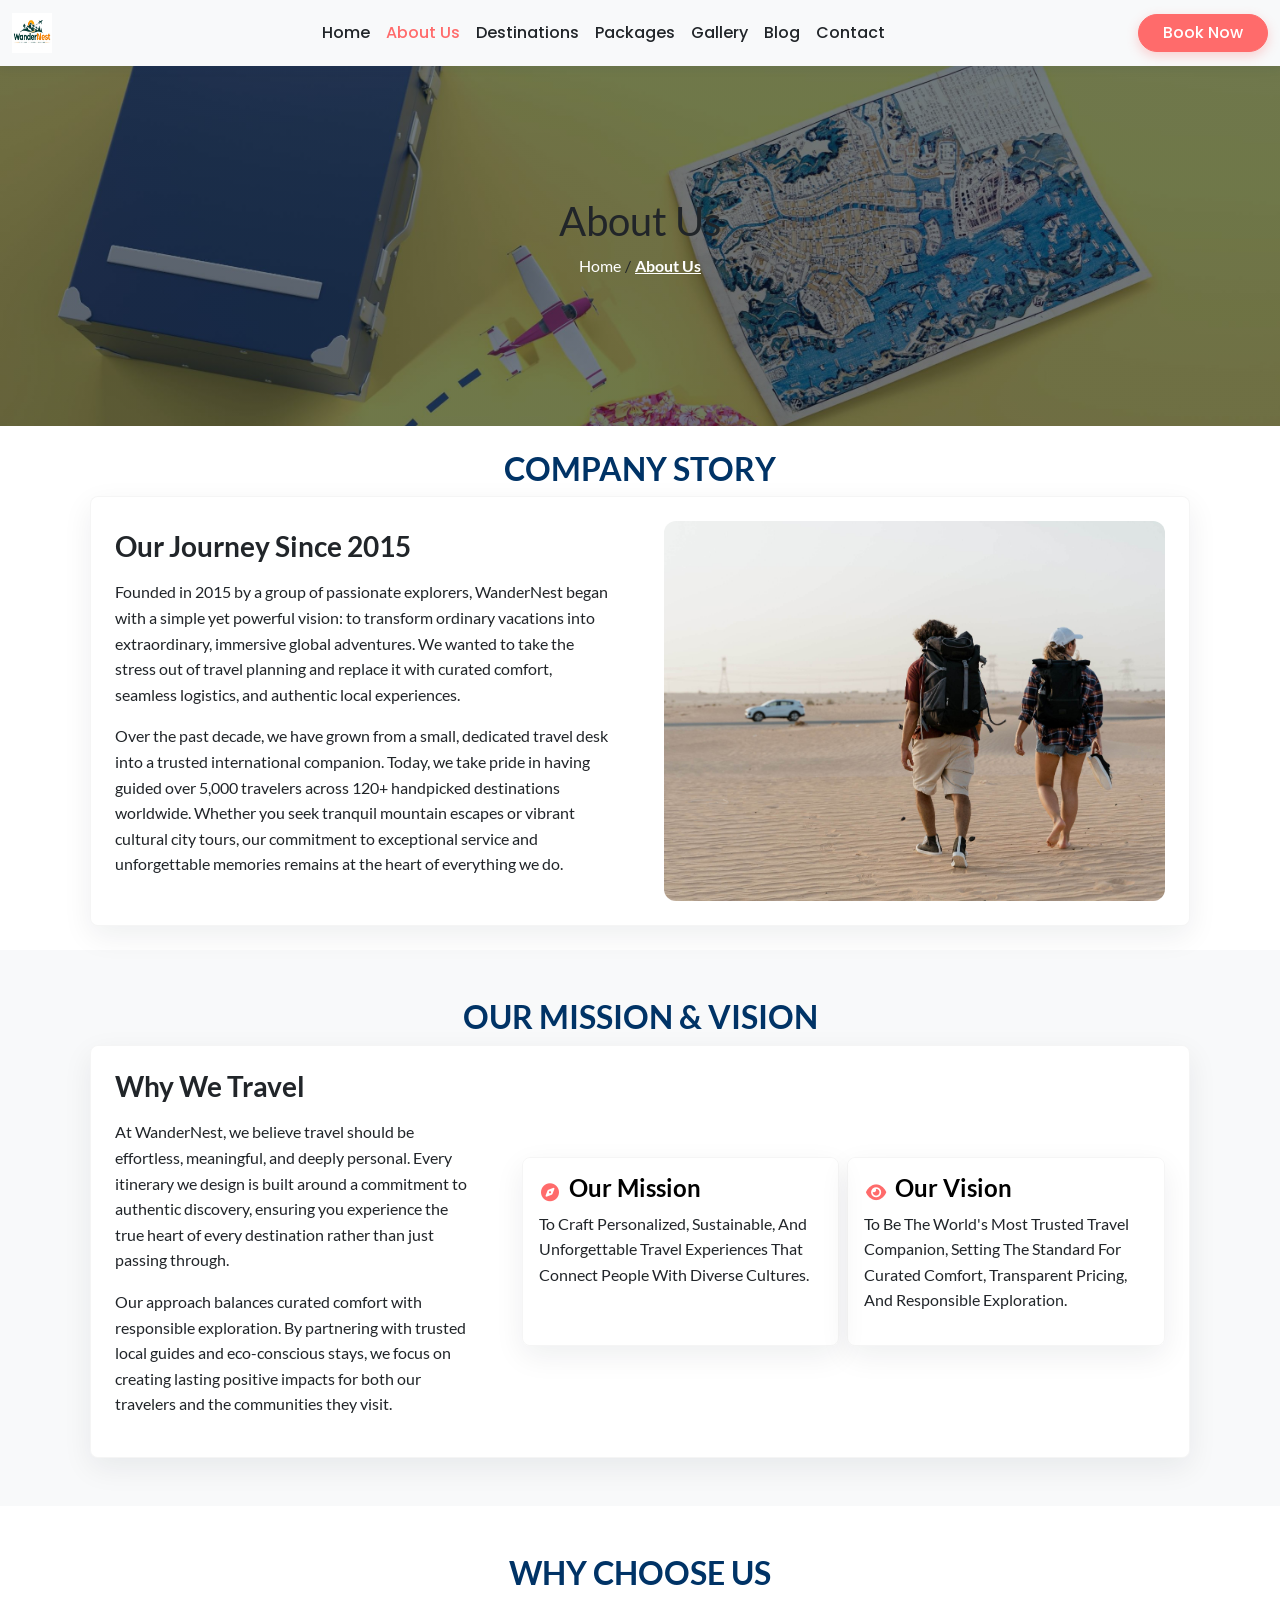
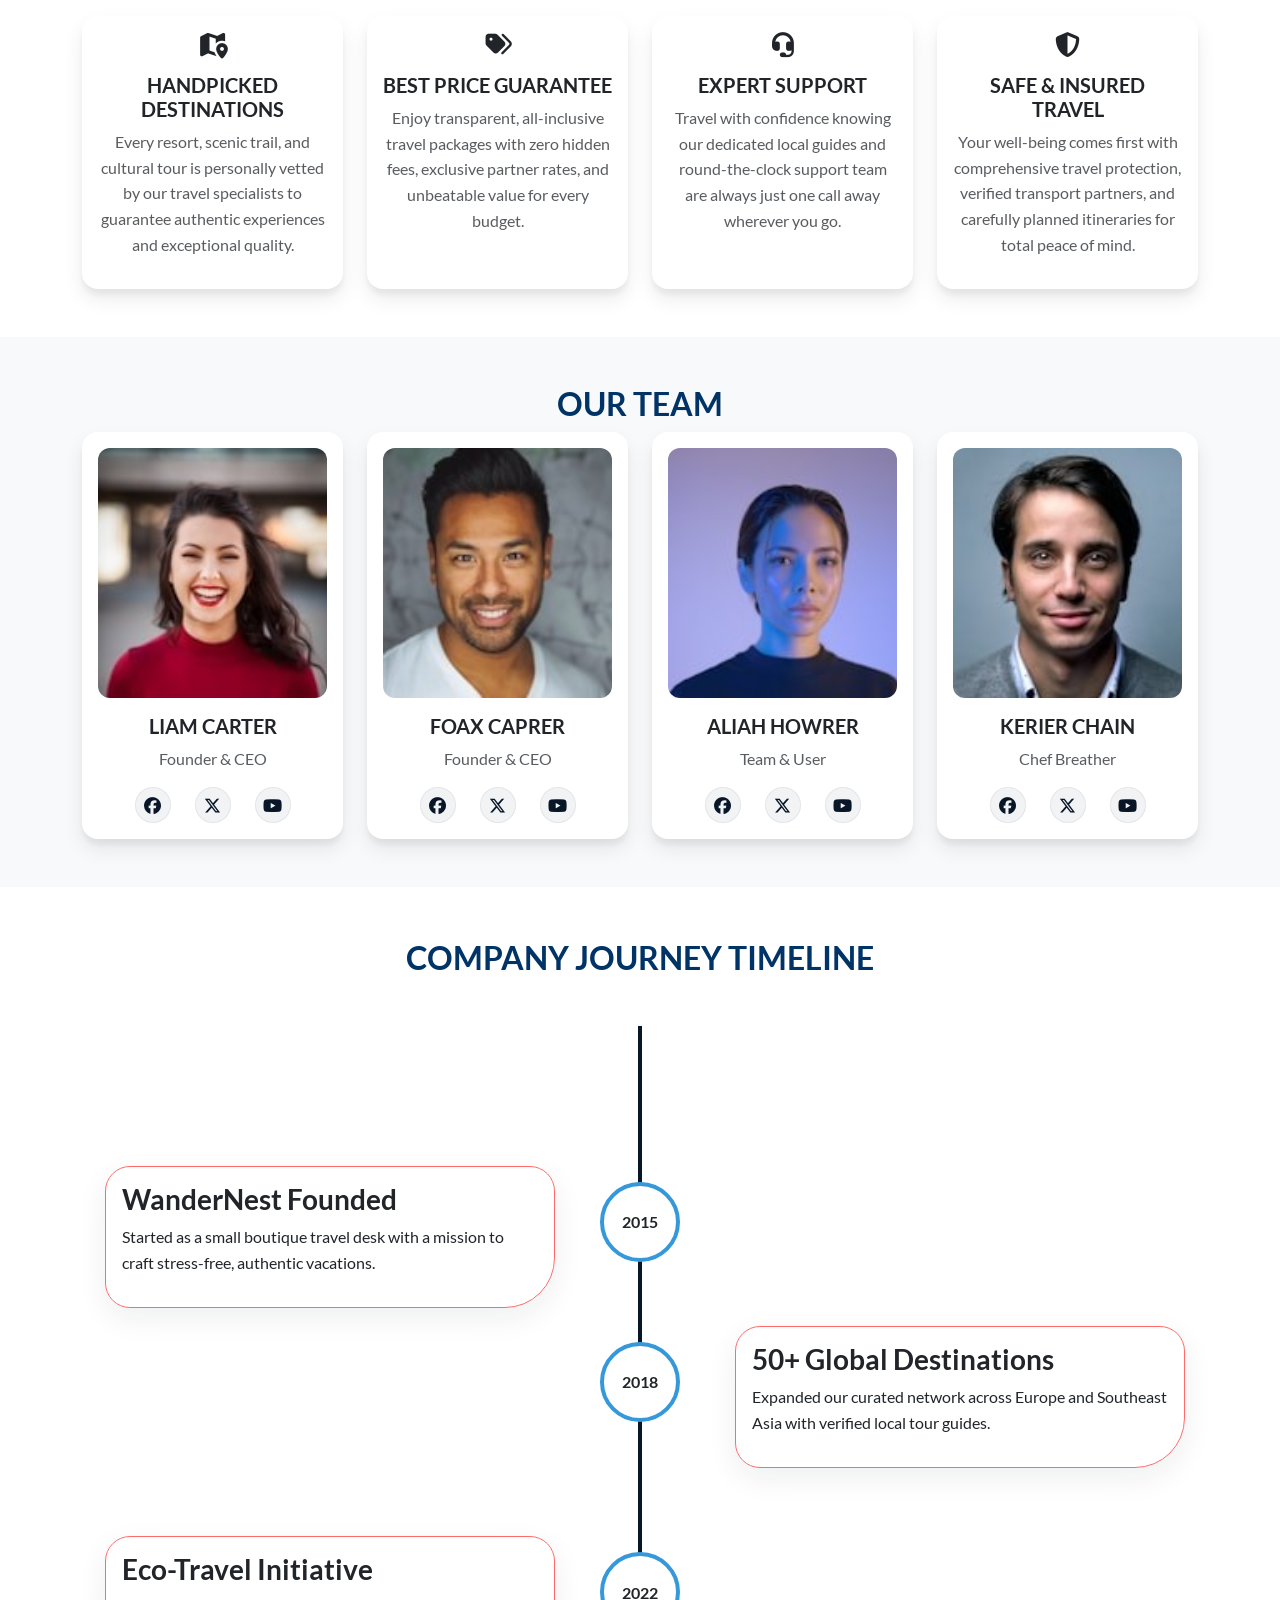
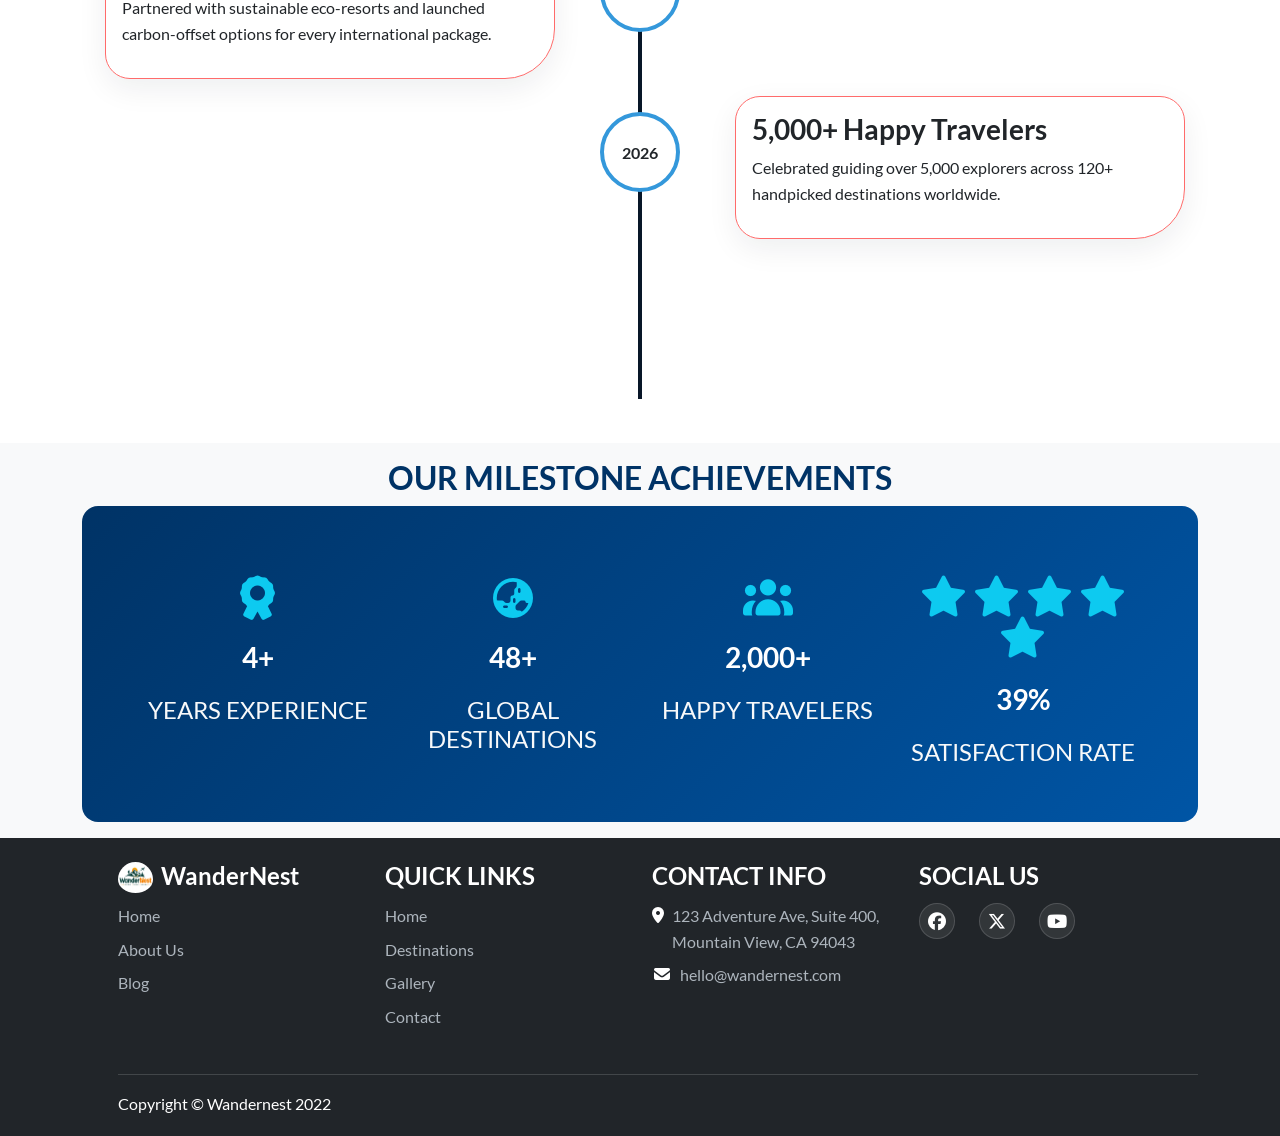
<file: about.html>
<!doctype html>
<html lang="en">
  <head>
    <meta charset="utf-8">
    <meta name="viewport" content="width=device-width, initial-scale=1">
    <title>About - WanderNest</title>
                        <!-- ===== plugins ===== -->
    <!-- ===== bootstrap ===== -->
    <link rel="stylesheet" href="./assets/plugins/bootstrap/css/bootstrap.min.css">

    <!-- ===== wow ===== -->
    <link rel="stylesheet" href="./assets/plugins/wow/css/animate.min.css">

    <!-- ===== font-awesome icons ===== -->
    <link rel="stylesheet" href="./assets/plugins/fontawesome/css/all.min.css">

                        <!-- ===== custom stylesheet ===== -->
    <!-- ===== common ===== -->
    <link rel="stylesheet" href="./assets/css/common.css">
      
    <!-- ===== about ===== -->
    <link rel="stylesheet" href="./assets/css/about.css">
  </head>
  <body>
    <header class="sticky-top">
      <!-- ===== navigation bar ===== -->
      <nav class="navbar navbar-expand-lg bg-body-tertiary">
        <div class="container-fluid">
          <!-- ===== logo ===== -->
          <a class="navbar-brand" href="index.html">
            <img class="logo" src="./assets/images/header/WanderNest.jpeg" width="40" height="40" alt="company-logo">
          </a>
      
          <!-- ===== mobile hamburger ===== -->
          <button class="navbar-toggler" type="button" data-bs-toggle="collapse" data-bs-target="#navbarSupportedContent"
            aria-controls="navbarSupportedContent" aria-expanded="false" aria-label="Toggle navigation">
            <span class="navbar-toggler-icon"></span>
          </button>
      
          <!-- ===== nav-links ===== -->
          <div class="collapse navbar-collapse text-capitalize" id="navbarSupportedContent">
            <ul class="navbar-nav me-auto mb-2 mb-lg-0 mx-auto">
              <!-- ===== link 1 ===== -->
              <li class="nav-item">
                <a class="nav-link" aria-current="page" href="index.html">home</a>
              </li>

              <!-- ===== link 2 ===== -->
              <li class="nav-item">
                <a class="nav-link active" href="about.html">about us</a>
              </li>

              <!-- ===== link 3 ===== -->
              <li class="nav-item">
                <a class="nav-link" href="destinations.html">destinations</a>
              </li>

              <!-- ===== link 4 ===== -->
              <li class="nav-item">
                <a class="nav-link" href="packages.html">packages</a>
              </li>

              <!-- ===== link 5 ===== -->
              <li class="nav-item">
                <a class="nav-link" href="gallery.html">gallery</a>
              </li>

              <!-- ===== link 6 ===== -->
              <li class="nav-item">
                <a class="nav-link" href="blog.html">blog</a>
              </li>
              
              <!-- ===== link 7 ===== -->
              <li class="nav-item">
                <a class="nav-link" href="contact.html">contact</a>
              </li>
            </ul>
      
            <!-- ===== button ===== -->
            <a href="contact.html" class="btn btn-primary rounded-pill px-4 text-capitalize">book now</a>
          </div>
        </div>
      </nav>
    </header>

    <main>
        <!-- ===== hero banner ===== -->
        <section class="hero-banner text-capitalize text-center d-flex flex-column justify-content-center">
            <h1 class="wow animate__animated animate__fadeIn">about us</h1>
            <div class="d-flex gap-1 mx-auto link wow animate__animated animate__fadeIn">
                <div class="d-flex gap-1">
                    <a href="index.html">home</a>
                    <p>/</p>
                </div>
                <a class="text-decoration-underline active" href="about.html">about us</a>
            </div>
        </section>

        <!-- ===== company story ===== -->
        <section class="company-section py-4 bg-white">
            <div class="container">
              <!-- ===== company ===== -->
              <div class="text-center">
                  <!-- ===== main title ===== -->
                  <h2 class="text-uppercase wow animate__animated animate__fadeInUp fw-bold mb-2">company story</h2>
              </div>
          
              <!-- ===== card ===== -->
              <div class="d-flex card flex-column flex-lg-row mx-auto align-items-center gap-4 gap-lg-5 rounded-3 p-3 p-md-4 about-card wow animate__animated animate__fadeInUp">
                  <!-- ==== intro ===== -->
                  <div class="about-us">
                      <h3 class="text-capitalize text-left pb-2 fw-bold">our journey since 2015</h3>
                      <p>Founded in 2015 by a group of passionate explorers, WanderNest began with a simple yet powerful vision: to transform ordinary vacations into extraordinary, immersive global adventures. We wanted to take the stress out of travel planning and replace it with curated comfort, seamless logistics, and authentic local experiences.</p>
                      <p>Over the past decade, we have grown from a small, dedicated travel desk into a trusted international companion. Today, we take pride in having guided over 5,000 travelers across 120+ handpicked destinations worldwide. Whether you seek tranquil mountain escapes or vibrant cultural city tours, our commitment to exceptional service and unforgettable memories remains at the heart of everything we do.</p>
                  </div>
                  <!-- ===== company image ===== -->
                  <div class="about-image-div">
                      <img class="about-image" src="./assets/images/gallery/gallery-1.jpg" alt="company-image">
                  </div>
              </div>
            </div>
        </section>

        <!-- ===== mission & vision cards ===== -->
        <section class="mission_vision-section py-5">
           <div class="container">
             <!-- ===== mission_vision ===== -->
             <div class="text-center wow animate__animated animate__fadeInUp">
                 <!-- ===== main title ===== -->
                 <h2 class="text-uppercase fw-bold">our mission & vision</h2>
             </div>
         
             <!-- ===== card ===== -->
             <div class="d-flex card flex-column flex-lg-row mx-auto align-items-center gap-4 gap-lg-5 rounded-3 p-3 p-md-4 about-card wow animate__animated animate__fadeInUp">
                 <!-- ==== intro ===== -->
                 <div class="about-us">
                     <h3 class="text-capitalize text-left pb-2 fw-bold wow animate__animated animate__fadeInUp">why we travel</h3>
                     <p class="wow animate__animated animate__fadeInUp">At WanderNest, we believe travel should be effortless, meaningful, and deeply personal. Every itinerary we design is built around a commitment to authentic discovery, ensuring you experience the true heart of every destination rather than just passing through.</p>
                     <p class="wow animate__animated animate__fadeInUp">Our approach balances curated comfort with responsible exploration. By partnering with trusted local guides and eco-conscious stays, we focus on creating lasting positive impacts for both our travelers and the communities they visit.</p>
                 </div>
                 
                 <div class="d-flex flex-column flex-lg-row gap-2 text-capitalize wow animate__animated animate__fadeInUp">
                     <div class="about-card p-3">
                         <div class="d-flex gap-2 align-items-center wow animate__animated animate__fadeInUp">
                             <i class="fa-solid fa-compass mv-icon"></i>
                             <h2 class="fs-4 fw-bold text-black">our mission</h2>
                         </div>
                         <p class="fs-6 wow animate__animated animate__fadeInUp">To craft personalized, sustainable, and unforgettable travel experiences that connect people with diverse cultures.</p>
                     </div>
     
                     <div class="about-card p-3">
                         <div class="d-flex gap-2 align-items-center wow animate__animated animate__fadeInUp">
                             <i class="fa-solid fa-eye mv-icon"></i>
                             <h2 class="fs-4 fw-bold text-black">our vision</h2>
                         </div>
                         <p class="fs-6 wow animate__animated animate__fadeInUp">To be the world's most trusted travel companion, setting the standard for curated comfort, transparent pricing, and responsible exploration.</p>
                     </div>
                 </div>
             </div>
           </div>
        </section>

        <!-- ===== why choose us ===== -->
      <section class="whychoose-section text-center py-5 bg-white">
        <!-- ===== main title ===== -->
        <div class="container">
          <h2 class="text-uppercase fw-bold mb-2 wow animate__animated animate__fadeInUp mb-4">why choose us</h2>

          <!-- ===== cards ===== -->
          <div class="row gy-4 gy-xl-0">
            <!-- ===== card 1 ===== -->
            <div class="col-lg-6 col-md-5 col-xl-3 wow animate__animated animate__fadeInUp">
              <div class="whychoose-card h-100 d-flex flex-column align-items-center p-3">
                <i class="wc-icon fa-solid fa-map-location-dot"></i>
                <h3 class="text-uppercase h5 pt-3 fw-bold">handpicked destinations</h3>
                <p class="text-muted flex-grow-1">Every resort, scenic trail, and cultural tour is personally vetted by our travel specialists to guarantee authentic experiences and exceptional quality.</p>
              </div>
            </div>
          
            <!-- ===== card 2 ===== -->
            <div class="col-lg-6 col-md-5 col-xl-3 wow animate__animated animate__fadeInUp">
              <div class="whychoose-card h-100 d-flex flex-column align-items-center p-3">
                <i class="wc-icon fa-solid fa-tags"></i>
                <h3 class="text-uppercase h5 pt-3 fw-bold">best price guarantee</h3>
                <p class="text-muted flex-grow-1">Enjoy transparent, all-inclusive travel packages with zero hidden fees, exclusive partner rates, and unbeatable value for every budget.</p>
              </div>
            </div>
          
            <!-- ===== card 3 ===== -->
            <div class="col-lg-6 col-md-5 col-xl-3 wow animate__animated animate__fadeInUp">
              <div class="whychoose-card h-100 d-flex flex-column align-items-center p-3">
                <i class="wc-icon fa-solid fa-headset"></i>
                <h3 class="text-uppercase h5 pt-3 fw-bold">expert support</h3>
                <p class="text-muted flex-grow-1">Travel with confidence knowing our dedicated local guides and round-the-clock support team are always just one call away wherever you go.</p>
              </div>
            </div>

            <!-- ===== card 4 ===== -->
            <div class="col-lg-6 col-md-5 col-xl-3 wow animate__animated animate__fadeInUp">
              <div class="whychoose-card h-100 d-flex flex-column align-items-center p-3">
                <i class="wc-icon fa-solid fa-shield-halved"></i>
                <h3 class="text-uppercase h5 pt-3 fw-bold">safe & insured travel</h3>
                <p class="text-muted flex-grow-1">Your well-being comes first with comprehensive travel protection, verified transport partners, and carefully planned itineraries for total peace of mind.</p>
              </div>
            </div>
          </div>
        </div>
      </section>

      <!-- ===== team section ===== -->
      <section class="team-section text-center py-5">
        <!-- ===== main title ===== -->
        <div class="container">
          <h2 class="text-uppercase fw-bold mb-2 wow animate__animated animate__fadeInUp">our team</h2>

          <!-- ===== cards ===== -->
          <div class="row g-4 justify-content-start">
            <!-- ===== card 1 ===== -->
            <div class="col-lg-6 col-md-6 col-xl-3 wow animate__animated animate__fadeInUp">
              <div class="team-card h-100 d-flex flex-column align-items-center p-3">
                <div class="team-img-wrapper w-100">
                  <img class="team-image" src="./assets/images/home/testimonials/testi-1.jpg" alt="Tropical Escape">
                </div>
                <h3 class="text-uppercase h5 pt-3 fw-bold">liam carter</h3>
                <p class="text-muted flex-grow-1">Founder & CEO</p>
                <!-- ===== social icons ===== -->
                <div class="d-flex align-items-center justify-content-center gap-4">
                  <div class="social-icon"><i class="fa-brands fa-facebook"></i></div>
                  <div class="social-icon"><i class="fa-brands fa-x-twitter"></i></div>
                  <div class="social-icon"><i class="fa-brands fa-youtube"></i></div>
                </div>
              </div>
            </div>
          
            <!-- ===== card 2 ===== -->
            <div class="col-lg-6 col-md-6 col-xl-3 wow animate__animated animate__fadeInUp">
              <div class="team-card h-100 d-flex flex-column align-items-center p-3">
                <div class="team-img-wrapper w-100">
                  <img class="team-image" src="./assets/images/home/testimonials/testi-2.jpg" alt="Coastal Paradise">
                </div>
                <h3 class="text-uppercase h5 pt-3 fw-bold">foax caprer</h3>
                <p class="text-muted flex-grow-1">Founder & CEO</p>
                <!-- ===== social icons ===== -->
                <div class="d-flex align-items-center justify-content-center gap-4">
                  <div class="social-icon"><i class="fa-brands fa-facebook"></i></div>
                  <div class="social-icon"><i class="fa-brands fa-x-twitter"></i></div>
                  <div class="social-icon"><i class="fa-brands fa-youtube"></i></div>
                </div>
              </div>
            </div>
          
            <!-- ===== card 3 ===== -->
            <div class="col-lg-6 col-md-6 col-xl-3 wow animate__animated animate__fadeInUp">
              <div class="team-card h-100 d-flex flex-column align-items-center p-3">
                <div class="team-img-wrapper w-100">
                  <img class="team-image" src="./assets/images/home/testimonials/testi-3.jpg" alt="Ancient City Explorer">
                </div>
                <h3 class="text-uppercase h5 pt-3 fw-bold">aliah howrer</h3>
                <p class="text-muted flex-grow-1 text-capitalize">team & user</p>
                <!-- ===== social icons ===== -->
                <div class="d-flex align-items-center justify-content-center gap-4">
                  <div class="social-icon"><i class="fa-brands fa-facebook"></i></div>
                  <div class="social-icon"><i class="fa-brands fa-x-twitter"></i></div>
                  <div class="social-icon"><i class="fa-brands fa-youtube"></i></div>
                </div>
              </div>
            </div>

            <!-- ===== card 4 ===== -->
            <div class="col-lg-6 col-md-6 col-xl-3 wow animate__animated animate__fadeInUp">
              <div class="team-card h-100 d-flex flex-column align-items-center p-3">
                <div class="team-img-wrapper w-100">
                  <img class="team-image" src="./assets/images/home/testimonials/testi-4.jpg" alt="Tropical Escape">
                </div>
                <h3 class="text-uppercase h5 pt-3 fw-bold">kerier chain</h3>
                <p class="text-muted flex-grow-1 text-capitalize">chef breather</p>
                <!-- ===== social icons ===== -->
                <div class="d-flex align-items-center justify-content-center gap-4">
                  <div class="social-icon"><i class="fa-brands fa-facebook"></i></div>
                  <div class="social-icon"><i class="fa-brands fa-x-twitter"></i></div>
                  <div class="social-icon"><i class="fa-brands fa-youtube"></i></div>
                </div>
              </div>
            </div>
          </div>
        </div>
      </section>

    <!-- ===== timeline of company journey ===== -->
    <section class="timeline-section bg-white py-1">
      <h2 class="text-uppercase text-center fw-bold pt-5 wow animate__animated animate__fadeInUp">company journey timeline</h2>
      <div class="container">
        <!-- ===== side cards ===== -->
        <div class="main d-flex align-items-center justify-content-center">
          <!-- ===== left cards ===== -->
          <div class="main-card d-flex gap-5 flex-column">
            <!-- ===== card 1 ===== -->
            <div class="card about-card p-3" data-year="2015">
              <h3 class="text-capitalize fw-bold wow animate__animated animate__fadeInUp">WanderNest founded</h3>
              <p class="wow animate__animated animate__fadeInUp">Started as a small boutique travel desk with a mission to craft stress-free, authentic vacations.</p>
            </div>
    
            <!-- ===== card 2 ===== -->
            <div class="card about-card p-3" data-year="2022">
              <h3 class="text-capitalize fw-bold wow animate__animated animate__fadeInUp">eco-travel initiative</h3>
              <p class="wow animate__animated animate__fadeInUp">Partnered with sustainable eco-resorts and launched carbon-offset options for every international package.</p>
            </div>
          </div>
          
          <!-- ===== right cards ===== -->
          <div class="main-card2 d-flex gap-5 flex-column">
            <!-- ===== card 1 ===== -->
            <div class="card about-card p-3" data-year="2018">
              <h3 class="text-capitalize fw-bold wow animate__animated animate__fadeInUp">50+ global destinations</h3>
              <p class="wow animate__animated animate__fadeInUp">Expanded our curated network across Europe and Southeast Asia with verified local tour guides.</p>
            </div>
  
            <!-- ===== card 2 ===== -->
            <div class="card about-card p-3" data-year="2026">
              <h3 class="text-capitalize fw-bold wow animate__animated animate__fadeInUp">5,000+ happy travelers</h3>
              <p class="wow animate__animated animate__fadeInUp">Celebrated guiding over 5,000 explorers across 120+ handpicked destinations worldwide.</p>
            </div>
          </div>
        </div>
      </div>
    </section>

      <!-- ===== counter section ===== -->
      <section class="counter2-section text-center my-3">
        <!-- ===== main title ===== -->
         <div class="container">
           <h2 class="text-uppercase fw-bold wow animate__animated animate__fadeInUp">our milestone achievements</h2>
            
            <!-- ===== goals ===== -->
            <div class="row g-4 justify-content-center text-uppercase counter-sec2 text-white p-5 wow animate__animated animate__fadeInUp">
              <!-- ===== experience ===== -->
             <div class="col-lg-3 col-md-5 wow animate__animated animate__fadeInUp">
               <i class="fa-solid fa-award fs-1 text-info"></i>
               <p class="counter fw-bold fs-3 pt-3">11</p>
               <h3 class="fs-4 text-light">years experience</h3>
              </div>
              
              <!-- ===== destinations ===== -->
              <div class="col-lg-3 col-md-5 wow animate__animated animate__fadeInUp">
                <i class="fa-solid fa-earth-asia fs-1 text-info"></i>
               <p class="counter fw-bold fs-3 pt-3">120</p>
               <h3 class="fs-4 text-light">global destinations</h3>
              </div>
              
              <!-- ===== travelers ==== -->
              <div class="col-lg-3 col-md-5 wow animate__animated animate__fadeInUp">
               <i class="fa-solid fa-users fs-1 text-info"></i>
               <p class="counter fw-bold fs-3 pt-3">5000</p>
               <h3 class="fs-4 text-light">happy travelers</h3>
             </div>
   
             <!-- ===== satisfaction ===== -->
             <div class="col-lg-3 col-md-5 wow animate__animated animate__fadeInUp">
               <i class="fa-solid fa-star fs-1 text-info"></i>
               <i class="fa-solid fa-star fs-1 text-info"></i>
               <i class="fa-solid fa-star fs-1 text-info"></i>
               <i class="fa-solid fa-star fs-1 text-info"></i>
               <i class="fa-solid fa-star fs-1 text-info"></i>
               <p class="counter fw-bold fs-3 pt-3">98</p>
               <h3 class="fs-4 text-light">satisfaction rate</h3>
             </div>
           </div>
         </div>
      </section>
    </main>

    <footer>
      <section class="pt-4 pb-3 text-white">
        <div class="container px-3 px-md-5">
          <div class="row gy-4 justify-content-between">
            <div class="col-lg-3 col-md-6">
              <!-- ===== main links ===== -->
              <div class="d-flex gap-2">
                <img class="rounded-pill pb-1" src="./assets/images/header/WanderNest.jpeg" width="35" height="35" alt="logo">
                <h2 class="fw-bold pb-1 fs-4 text-white">WanderNest</h2>
              </div>
              <div class="text-capitalize">
                <ul>
                  <li class="pb-2"><a href="index.html">home</a></li>
                  <li class="pb-2"><a href="about.html">about us</a></li>
                  <li class="pb-2"><a href="blog.html">blog</a></li>
                </ul>
              </div>
            </div>
    
            <!-- ===== quick links ===== -->
            <div class="col-lg-3 col-md-6">
              <h2 class="fw-bold pb-1 fs-4 text-white text-uppercase">quick links</h2>
              <div class="text-capitalize">
                <ul>
                  <li class="pb-2"><a href="index.html">home</a></li>
                  <li class="pb-2"><a href="destinations.html">destinations</a></li>
                  <li class="pb-2"><a href="gallery.html">gallery</a></li>
                  <li class="pb-2"><a href="contact.html">contact</a></li>
                </ul>
              </div>
            </div>
    
            <!-- ===== contact links ===== -->
            <div class="col-lg-3 col-md-6">
              <h2 class="fw-bold pb-1 fs-4 text-white text-uppercase">contact info</h2>
              <div class="d-flex gap-2">
                <i class="fa-solid fa-location-dot pt-1"></i>
                <ul>
                  <li class="pb-2"><a href="https://www.google.com/maps/search/?api=1&query=123+Adventure+Ave,+Suite+400,+Mountain+View,+CA+94043" class="text-capitalize">123 Adventure Ave, Suite 400, Mountain View, <span>CA </span>94043</a></li>
                </ul>
              </div>
              <div class="d-flex gap-2">
                <i class="fa-solid fa-envelope pt-1"></i>
                <ul>
                  <li class="pb-2"><a href="mailto:hello@wandernest.com">hello@wandernest.com</a></li>
                </ul>
              </div>
            </div>
    
            <!-- ===== social links ===== -->
            <div class="col-lg-3 col-md-6"> 
              <h2 class="fw-bold pb-1 fs-4 text-white text-uppercase">social us</h2>
              <!-- ===== social icons ===== -->
              <div class="d-flex align-items-center gap-4">
                <div class="social-icon"><i class="fa-brands fa-facebook"></i></div>
                <div class="social-icon"><i class="fa-brands fa-x-twitter"></i></div>
                <div class="social-icon"><i class="fa-brands fa-youtube"></i></div>
              </div>
            </div>
          </div>
        </div>
      </section>

      <!-- ===== copyright ===== -->
      <section class="container ps-5 py-1">
        <hr>
        <p class="text-capitalize text-white">copyright © wandernest 2022</p>
      </section>
    </footer>

                        <!-- ===== plugins ===== -->
    <!-- ===== bootstrap ===== -->
    <script src="./assets/plugins/bootstrap/js/bootstrap.bundle.min.js"></script>

    <!-- ===== wow ===== -->
    <script src="./assets/plugins/wow/js/wow.min.js"></script>

    <!-- ===== counter ===== -->
    <script src="./assets/plugins/counter/counterup2.min.js"></script>

    <!-- ===== LOGIC RUNTIME INITIALIZATIONS ===== -->
    <script>
      document.addEventListener("DOMContentLoaded", function() {
        
        // A. Run WOW Animations
        try {
          new WOW({ boxClass: 'wow', animateClass: 'animate__animated', offset: 60 }).init();
        } catch(e) { console.error("WOW failed:", e); }

        // B. Run Counter-Up Progress Numbers
        const counters = document.querySelectorAll('.counter');
        const counterUpFn = window.counterUp?.default || window.counterUp;
        if (counterUpFn) {
          const countObserver = new IntersectionObserver(entries => {
            entries.forEach(entry => {
              if (entry.isIntersecting) {
                counterUpFn(entry.target, { duration: 2000, delay: 16 });
                countObserver.unobserve(entry.target);
              }
            });
          }, { threshold: 0.1 });
          counters.forEach(c => countObserver.observe(c));
        }
      });
    </script>
  </body>
</html>
</file>
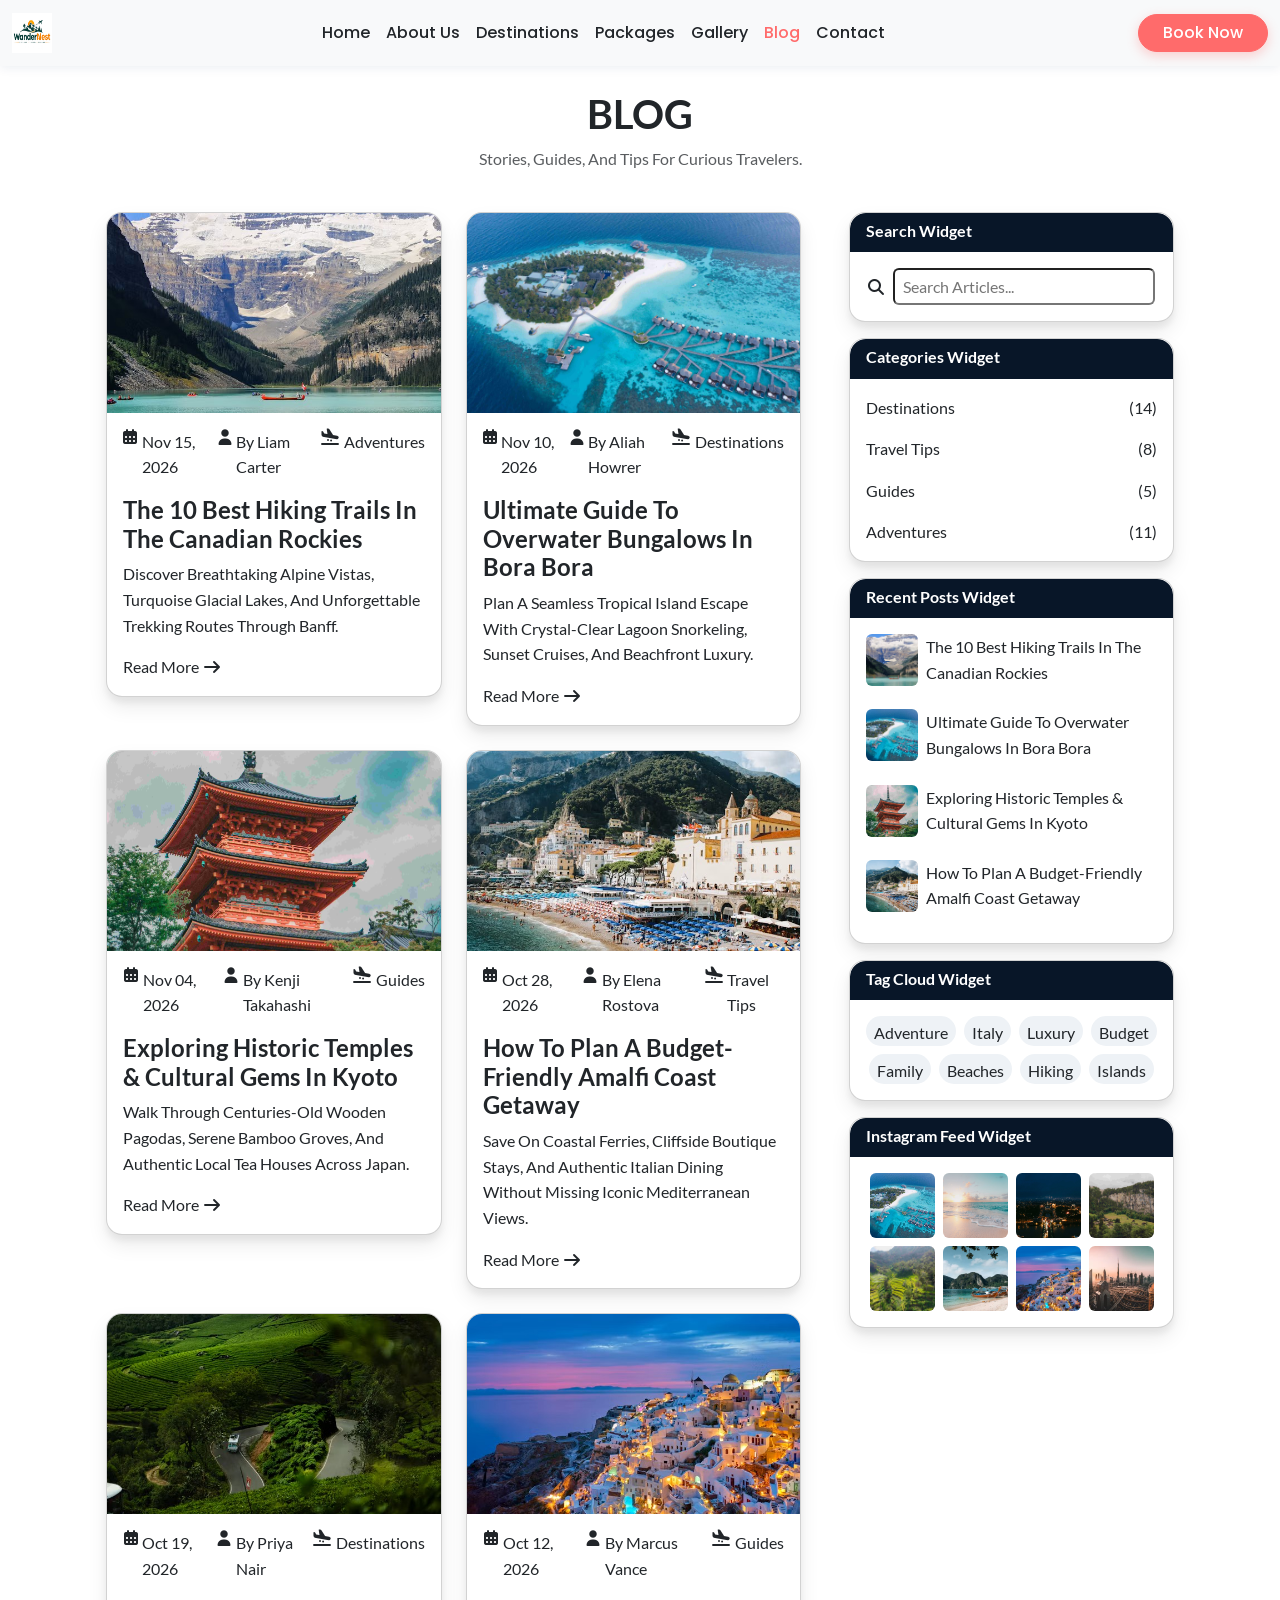
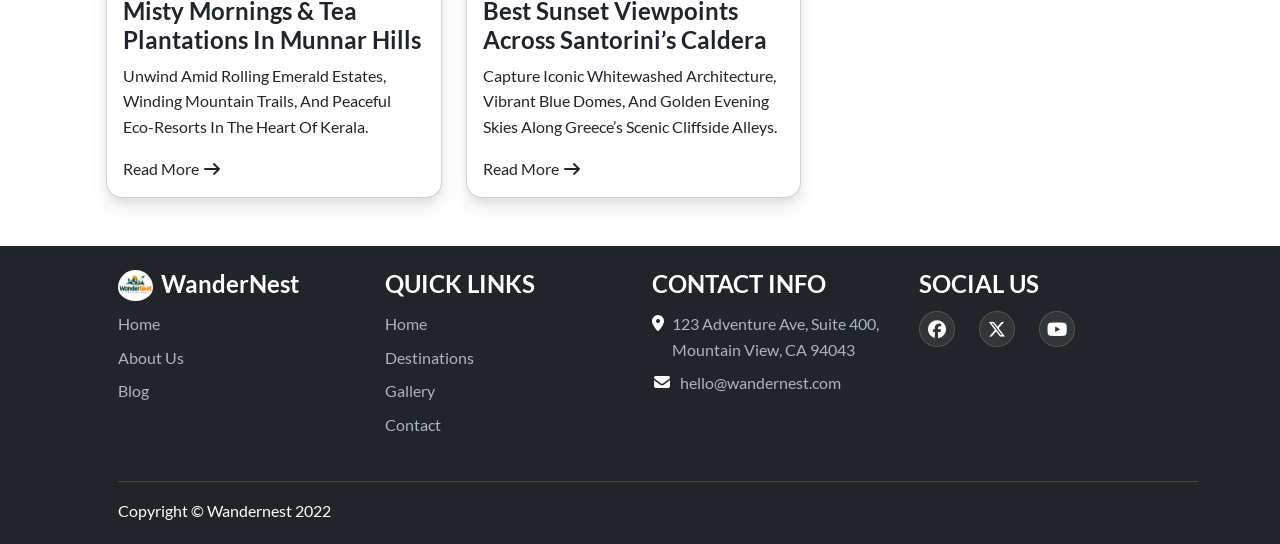
<file: blog.html>
<!doctype html>
<html lang="en">
  <head>
    <meta charset="utf-8">
    <meta name="viewport" content="width=device-width, initial-scale=1">
    <title>Blog - WanderNest</title>
                        <!-- ===== plugins ===== -->
    <!-- ===== bootstrap ===== -->
    <link rel="stylesheet" href="./assets/plugins/bootstrap/css/bootstrap.min.css">

    <!-- ===== wow ===== -->
    <link rel="stylesheet" href="./assets/plugins/wow/css/animate.min.css">

    <!-- ===== font-awesome icons ===== -->
    <link rel="stylesheet" href="./assets/plugins/fontawesome/css/all.min.css">

                        <!-- ===== custom stylesheet ===== -->
    <!-- ===== common ===== -->
    <link rel="stylesheet" href="./assets/css/common.css">
      
    <!-- ===== blog ===== -->
    <link rel="stylesheet" href="./assets/css/blog.css">
  </head>
  <body>
    <header class="sticky-top">
      <!-- ===== navigation bar ===== -->
      <nav class="navbar navbar-expand-lg bg-body-tertiary">
        <div class="container-fluid">
          <!-- ===== logo ===== -->
          <a class="navbar-brand" href="index.html">
            <img class="logo" src="./assets/images/header/WanderNest.jpeg" width="40" height="40" alt="company-logo">
          </a>
      
          <!-- ===== mobile hamburger ===== -->
          <button class="navbar-toggler" type="button" data-bs-toggle="collapse" data-bs-target="#navbarSupportedContent"
            aria-controls="navbarSupportedContent" aria-expanded="false" aria-label="Toggle navigation">
            <span class="navbar-toggler-icon"></span>
          </button>
      
          <!-- ===== nav-links ===== -->
          <div class="collapse navbar-collapse text-capitalize" id="navbarSupportedContent">
            <ul class="navbar-nav me-auto mb-2 mb-lg-0 mx-auto">
              <!-- ===== link 1 ===== -->
              <li class="nav-item">
                <a class="nav-link" aria-current="page" href="index.html">home</a>
              </li>

              <!-- ===== link 2 ===== -->
              <li class="nav-item">
                <a class="nav-link" href="about.html">about us</a>
              </li>

              <!-- ===== link 3 ===== -->
              <li class="nav-item">
                <a class="nav-link" href="destinations.html">destinations</a>
              </li>

              <!-- ===== link 4 ===== -->
              <li class="nav-item">
                <a class="nav-link" href="packages.html">packages</a>
              </li>

              <!-- ===== link 5 ===== -->
              <li class="nav-item">
                <a class="nav-link" href="gallery.html">gallery</a>
              </li>

              <!-- ===== link 6 ===== -->
              <li class="nav-item">
                <a class="nav-link active" href="blog.html">blog</a>
              </li>
              
              <!-- ===== link 7 ===== -->
              <li class="nav-item">
                <a class="nav-link" href="contact.html">contact</a>
              </li>
            </ul>
      
            <!-- ===== button ===== -->
            <a href="contact.html" class="btn btn-primary rounded-pill px-4 text-capitalize">book now</a>
          </div>
        </div>
      </nav>
    </header>

    <main>
      <section class="blog-section py-4 bg-white">
        <div class="container">
          <!-- ===== main-title ===== -->
          <div class="text-center wow animate__animated animate__fadeIn">
            <h1 class="fw-bold text-uppercase mb-2">blog</h1>
            <p class="text-muted text-capitalize">stories, guides, and tips for curious travelers.</p>
          </div>
          
          <div class="d-flex flex-column flex-lg-row mx-auto align-items-center align-items-sm-start gap-4 gap-lg-5 rounded-3 p-3 p-md-4">
            <!-- ===== cards section ===== -->
            <div class="card-section row g-4">
              <!-- ===== card-1 ===== -->
              <div class="main-card col-xl-4 col-lg-5 col-md-6">
                <div class="card text-capitalize">
                  <img src="./assets/images/home/destinations2/hills-8.jpg" alt="blog-image" class="blog-image">
    
                  <!-- ===== details ===== -->
                  <div class="p-3">
                    <!-- ===== info ===== -->
                    <div class="d-flex gap-2 align-content-center">
                      <div class="d-flex gap-1 align-content-center">
                        <i class="fa-solid fa-calendar-days"></i>
                        <p>nov 15, 2026</p>
                      </div>
    
                      <div class="d-flex gap-1 align-content-center">
                        <i class="fa-solid fa-user"></i>
                        <p>by liam carter</p>
                      </div>
    
                      <div class="d-flex gap-1 align-content-center">
                        <i class="fa-solid fa-plane-arrival"></i>
                        <p>adventures</p>
                      </div>
                    </div>
      
                    <!-- ===== title & description ===== -->
                    <h2 class="h4 fw-bold">the 10 best hiking trails in the canadian rockies</h2>
                    <p>Discover breathtaking alpine vistas, turquoise glacial lakes, and unforgettable trekking routes through Banff.</p>
    
                    <div class="link">
                      <a href="#">read more</a>
                      <i class="blog-icon fa-solid fa-arrow-right" aria-hidden="true"></i>
                    </div>
                  </div>
                </div>
              </div>
    
              <!-- ===== card-2 ===== -->
              <div class="main-card col-xl-4 col-lg-5 col-md-6">
                <div class="card text-capitalize">
                  <img src="./assets/images/home/destinations/dest-1.jpg" alt="blog-image" class="blog-image">
    
                  <!-- ===== details ===== -->
                  <div class="p-3">
                    <!-- ===== info ===== -->
                    <div class="d-flex gap-2 align-content-center">
                      <div class="d-flex gap-1 align-content-center">
                        <i class="fa-solid fa-calendar-days"></i>
                        <p>nov 10, 2026</p>
                      </div>
    
                      <div class="d-flex gap-1 align-content-center">
                        <i class="fa-solid fa-user"></i>
                        <p>by aliah howrer</p>
                      </div>
    
                      <div class="d-flex gap-1 align-content-center">
                        <i class="fa-solid fa-plane-arrival"></i>
                        <p>destinations</p>
                      </div>
                    </div>
      
                    <!-- ===== title & description ===== -->
                    <h2 class="h4 fw-bold">ultimate guide to overwater bungalows in bora bora</h2>
                    <p>Plan a seamless tropical island escape with crystal-clear lagoon snorkeling, sunset cruises, and beachfront luxury.</p>
    
                    <div class="link">
                      <a href="#">read more</a>
                      <i class="blog-icon fa-solid fa-arrow-right" aria-hidden="true"></i>
                    </div>
                  </div>
                </div>
              </div>
    
              <!-- ===== card-3 ===== -->
              <div class="main-card col-xl-4 col-lg-5 col-md-6">
                <div class="card text-capitalize">
                  <img src="./assets/images/home/destinations/dest-4.jpg" alt="blog-image" class="blog-image">
    
                  <!-- ===== details ===== -->
                  <div class="p-3">
                    <!-- ===== info ===== -->
                    <div class="d-flex gap-2 align-content-center">
                      <div class="d-flex gap-1 align-content-center">
                        <i class="fa-solid fa-calendar-days"></i>
                        <p>nov 04, 2026</p>
                      </div>
    
                      <div class="d-flex gap-1 align-content-center">
                        <i class="fa-solid fa-user"></i>
                        <p>by kenji takahashi</p>
                      </div>
    
                      <div class="d-flex gap-1 align-content-center">
                        <i class="fa-solid fa-plane-arrival"></i>
                        <p>guides</p>
                      </div>
                    </div>
      
                    <!-- ===== title & description ===== -->
                    <h2 class="h4 fw-bold">exploring historic temples & cultural gems in kyoto</h2>
                    <p>Walk through centuries-old wooden pagodas, serene bamboo groves, and authentic local tea houses across Japan.</p>
    
                    <div class="link">
                      <a href="#">read more</a>
                      <i class="blog-icon fa-solid fa-arrow-right" aria-hidden="true"></i>
                    </div>
                  </div>
                </div>
              </div>
    
              <!-- ===== card-4 ===== -->
              <div class="main-card col-xl-4 col-lg-5 col-md-6">
                <div class="card text-capitalize">
                  <img src="./assets/images/home/destinations2/beach-3.jpg" alt="blog-image" class="blog-image">
    
                  <!-- ===== details ===== -->
                  <div class="p-3">
                    <!-- ===== info ===== -->
                    <div class="d-flex gap-2 align-content-center">
                      <div class="d-flex gap-1 align-content-center">
                        <i class="fa-solid fa-calendar-days"></i>
                        <p>oct 28, 2026</p>
                      </div>
    
                      <div class="d-flex gap-1 align-content-center">
                        <i class="fa-solid fa-user"></i>
                        <p>by elena rostova</p>
                      </div>
    
                      <div class="d-flex gap-1 align-content-center">
                        <i class="fa-solid fa-plane-arrival"></i>
                        <p>travel tips</p>
                      </div>
                    </div>
      
                    <!-- ===== title & description ===== -->
                    <h2 class="h4 fw-bold">how to plan a budget-friendly amalfi coast getaway</h2>
                    <p>Save on coastal ferries, cliffside boutique stays, and authentic Italian dining without missing iconic Mediterranean views.</p>
    
                    <div class="link">
                      <a href="#">read more</a>
                      <i class="blog-icon fa-solid fa-arrow-right" aria-hidden="true"></i>
                    </div>
                  </div>
                </div>
              </div>
    
              <!-- ===== card-5 ===== -->
              <div class="main-card col-xl-4 col-lg-5 col-md-6">
                <div class="card text-capitalize">
                  <img src="./assets/images/home/destinations2/hills-7.jpg" alt="blog-image" class="blog-image">
    
                  <!-- ===== details ===== -->
                  <div class="p-3">
                    <!-- ===== info ===== -->
                    <div class="d-flex gap-2 align-content-center">
                      <div class="d-flex gap-1 align-content-center">
                        <i class="fa-solid fa-calendar-days"></i>
                        <p>oct 19, 2026</p>
                      </div>
    
                      <div class="d-flex gap-1 align-content-center">
                        <i class="fa-solid fa-user"></i>
                        <p>by priya nair</p>
                      </div>
    
                      <div class="d-flex gap-1 align-content-center">
                        <i class="fa-solid fa-plane-arrival"></i>
                        <p>destinations</p>
                      </div>
                    </div>
      
                    <!-- ===== title & description ===== -->
                    <h2 class="h4 fw-bold">misty mornings & tea plantations in munnar hills</h2>
                    <p>Unwind amid rolling emerald estates, winding mountain trails, and peaceful eco-resorts in the heart of Kerala.</p>
    
                    <div class="link">
                      <a href="#">read more</a>
                      <i class="blog-icon fa-solid fa-arrow-right" aria-hidden="true"></i>
                    </div>
                  </div>
                </div>
              </div>
              
              <!-- ===== card-6 ===== -->
              <div class="main-card col-xl-4 col-lg-5 col-md-6">
                <div class="card text-capitalize">
                  <img src="./assets/images/home/destinations2/city-11.jpg" alt="blog-image" class="blog-image">
    
                  <!-- ===== details ===== -->
                  <div class="p-3">
                    <!-- ===== info ===== -->
                    <div class="d-flex gap-2 align-content-center">
                      <div class="d-flex gap-1 align-content-center">
                        <i class="fa-solid fa-calendar-days"></i>
                        <p>oct 12, 2026</p>
                      </div>
    
                      <div class="d-flex gap-1 align-content-center">
                        <i class="fa-solid fa-user"></i>
                        <p>by marcus vance</p>
                      </div>
    
                      <div class="d-flex gap-1 align-content-center">
                        <i class="fa-solid fa-plane-arrival"></i>
                        <p>guides</p>
                      </div>
                    </div>
      
                    <!-- ===== title & description ===== -->
                    <h2 class="h4 fw-bold">best sunset viewpoints across santorini’s caldera</h2>
                    <p>Capture iconic whitewashed architecture, vibrant blue domes, and golden evening skies along Greece’s scenic cliffside alleys.</p>
    
                    <div class="link">
                      <a href="#">read more</a>
                      <i class="blog-icon fa-solid fa-arrow-right" aria-hidden="true"></i>
                    </div>
                  </div>
                </div>
              </div>
            </div>
    
            <!-- ===== side-bar widget section ===== -->
            <div class="widget-section text-capitalize">
              <!-- ===== search widget ===== -->
              <div class="card mb-3 search-widget">
                <!-- ===== title ===== -->
                <div class="bar p-3 pt-2 pb-1">
                  <h2 class="text-white h6 fw-bold">search widget</h2>
                </div>
  
                <div class="p-3">
                  <!-- ===== search box ===== -->
                  <form>
                    <label class="pe-1" for="search"><i class="fa-solid fa-magnifying-glass"></i></label>
                    <input id="search" class="px-2 py-1 rounded-2" type="text" placeholder="Search Articles...">
                  </form>
                </div>
              </div>
  
              <!-- ===== categories widget ===== -->
              <div class="card mb-3 categories-widget">
                <!-- ===== title ===== -->
                <div class="bar p-3 pt-2 pb-1">
                  <h2 class="text-white h6 fw-bold">categories widget</h2>
                </div>
  
                <div class="p-3 pb-0">
                  <!-- ===== details ===== -->
                  <div class="d-flex justify-content-between align-content-center">
                    <p>destinations</p>
                    <p>(14)</p>
                  </div>
    
                  <div class="d-flex justify-content-between align-content-center">
                    <p>travel tips</p>
                    <p>(8)</p>
                  </div>
    
                  <div class="d-flex justify-content-between align-content-center">
                    <p>guides</p>
                    <p>(5)</p>
                  </div>
    
                  <div class="d-flex justify-content-between align-content-center">
                    <p>adventures</p>
                    <p>(11)</p>
                  </div>
                </div>
              </div>
  
              <!-- ===== recent posts widget ===== -->
              <div class="card mb-3 recent-widget">
                <!-- ===== title ===== -->
                <div class="bar p-3 pt-2 pb-1">
                  <h2 class="text-white h6 fw-bold">recent posts widget</h2>
                </div>
  
                <div class="p-3 row gap-2">
                  <!-- ===== posts ===== -->
                  <!-- ===== post-1 ===== -->
                  <div class="d-flex gap-2">
                    <img class="post-image" src="./assets/images/home/destinations2/hills-8.jpg" alt="post-image">
                    <p>the 10 best hiking trails in the canadian rockies</p>
                  </div>
    
                  <!-- ===== post-2 ===== -->
                  <div class="d-flex gap-2">
                    <img class="post-image" src="./assets/images/home/destinations/dest-1.jpg" alt="post-image">
                    <p>ultimate guide to overwater bungalows in bora bora</p>
                  </div>
    
                  <!-- ===== post-3 ===== -->
                  <div class="d-flex gap-2">
                    <img class="post-image" src="./assets/images/home/destinations/dest-4.jpg" alt="post-image">
                    <p>exploring historic temples & cultural gems in kyoto</p>
                  </div>
  
                  <!-- ===== post-4 ===== -->
                  <div class="d-flex gap-2">
                    <img class="post-image" src="./assets/images/home/destinations2/beach-3.jpg" alt="post-image">
                    <p>how to plan a budget-friendly amalfi coast getaway</p>
                  </div>
                </div>
              </div>
  
              <!-- ===== tag cloud widget ===== -->
              <div class="card mb-3 tag-widget">
                <!-- ===== title ===== -->
                <div class="bar p-3 pt-2 pb-1">
                  <h2 class="text-white h6 fw-bold">tag cloud widget</h2>
                </div>
  
                <div class="p-3">
                  <!-- ===== tags ===== -->
                  <div class="d-flex row gap-2">
                    <!-- ===== first row ===== -->
                    <div class="d-flex gap-2 align-items-center justify-content-center">
                      <div class="bubble px-2 py-1">
                        <p>adventure</p>
                      </div>
                      <div class="bubble px-2 py-1">
                        <p>italy</p>
                      </div>
                      <div class="bubble px-2 py-1">
                        <p>luxury</p>
                      </div>
                      <div class="bubble px-2 py-1">
                        <p>budget</p>
                      </div>
                    </div>
      
                    <!-- ===== second row ===== -->
                    <div class="d-flex gap-2 align-items-center justify-content-center">
                      <div class="bubble px-2 py-1">
                        <p>family</p>
                      </div>
                      <div class="bubble px-2 py-1">
                        <p>beaches</p>
                      </div>
                      <div class="bubble px-2 py-1">
                        <p>hiking</p>
                      </div>
                      <div class="bubble px-2 py-1">
                        <p>islands</p>
                      </div>
                    </div>
                  </div>
                </div>
              </div>
  
              <!-- ===== instagram feed widget ===== -->
              <div class="card mb-3 instafeed-widget">
                <!-- ===== title ===== -->
                <div class="bar p-3 pt-2 pb-1">
                  <h2 class="text-white h6 fw-bold">instagram feed widget</h2>
                </div>
  
                <div class="p-3">
                  <!-- ===== feed images ===== -->
                  <div class="d-flex row gap-2">
                    <!-- ===== first row ===== -->
                    <div class="d-flex gap-2 justify-content-center align-items-center">
                      <div>
                        <img class="insta-image" src="./assets/images/home/destinations/dest-1.jpg" alt="insta-image">
                      </div>
                      <div>
                        <img class="insta-image" src="./assets/images/home/destinations/dest-2.avif" alt="insta-image">
                      </div>
                      <div>
                        <img class="insta-image" src="./assets/images/home/destinations/dest-3.jpg" alt="insta-image">
                      </div>
                      <div>
                        <img class="insta-image" src="./assets/images/home/destinations/dest-5.jpg" alt="insta-image">
                      </div>
                    </div>
      
                    <!-- ===== second row ===== -->
                    <div class="d-flex gap-2 justify-content-center align-items-center">
                      <div>
                        <img class="insta-image" src="./assets/images/home/destinations/dest-6.jpg" alt="insta-image">
                      </div>
                      <div>
                        <img class="insta-image" src="./assets/images/home/destinations2/beach-4.jpg" alt="insta-image">
                      </div>
                      <div>
                        <img class="insta-image" src="./assets/images/home/destinations2/city-11.jpg" alt="insta-image">
                      </div>
                      <div>
                        <img class="insta-image" src="./assets/images/home/destinations2/city-12.jpg" alt="insta-image">
                      </div>
                    </div>
                  </div>
                </div>
              </div>
            </div>
          </div>
        </div>
      </section>
    </main>

    <footer>
      <section class="pt-4 pb-3 text-white">
        <div class="container px-3 px-md-5">
          <div class="row gy-4 justify-content-between">
            <div class="col-lg-3 col-md-6">
              <!-- ===== main links ===== -->
              <div class="d-flex gap-2">
                <img class="rounded-pill pb-1" src="./assets/images/header/WanderNest.jpeg" width="35" height="35" alt="logo">
                <h2 class="fw-bold pb-1 fs-4 text-white">WanderNest</h2>
              </div>
              <div class="text-capitalize">
                <ul>
                  <li class="pb-2"><a href="index.html">home</a></li>
                  <li class="pb-2"><a href="about.html">about us</a></li>
                  <li class="pb-2"><a href="blog.html">blog</a></li>
                </ul>
              </div>
            </div>
    
            <!-- ===== quick links ===== -->
            <div class="col-lg-3 col-md-6">
              <h2 class="fw-bold pb-1 fs-4 text-white text-uppercase">quick links</h2>
              <div class="text-capitalize">
                <ul>
                  <li class="pb-2"><a href="index.html">home</a></li>
                  <li class="pb-2"><a href="destinations.html">destinations</a></li>
                  <li class="pb-2"><a href="gallery.html">gallery</a></li>
                  <li class="pb-2"><a href="contact.html">contact</a></li>
                </ul>
              </div>
            </div>
    
            <!-- ===== contact links ===== -->
            <div class="col-lg-3 col-md-6">
              <h2 class="fw-bold pb-1 fs-4 text-white text-uppercase">contact info</h2>
              <div class="d-flex gap-2">
                <i class="fa-solid fa-location-dot pt-1"></i>
                <ul>
                  <li class="pb-2"><a href="https://www.google.com/maps/search/?api=1&query=123+Adventure+Ave,+Suite+400,+Mountain+View,+CA+94043" class="text-capitalize">123 Adventure Ave, Suite 400, Mountain View, <span>CA </span>94043</a></li>
                </ul>
              </div>
              <div class="d-flex gap-2">
                <i class="fa-solid fa-envelope pt-1"></i>
                <ul>
                  <li class="pb-2"><a href="mailto:hello@wandernest.com">hello@wandernest.com</a></li>
                </ul>
              </div>
            </div>
    
            <!-- ===== social links ===== -->
            <div class="col-lg-3 col-md-6"> 
              <h2 class="fw-bold pb-1 fs-4 text-white text-uppercase">social us</h2>
              <!-- ===== social icons ===== -->
              <div class="d-flex align-items-center gap-4">
                <div class="social-icon"><i class="fa-brands fa-facebook"></i></div>
                <div class="social-icon"><i class="fa-brands fa-x-twitter"></i></div>
                <div class="social-icon"><i class="fa-brands fa-youtube"></i></div>
              </div>
            </div>
          </div>
        </div>
      </section>

      <!-- ===== copyright ===== -->
      <section class="container ps-5 py-1">
        <hr>
        <p class="text-capitalize text-white">copyright © wandernest 2022</p>
      </section>
    </footer>

                        <!-- ===== plugins ===== -->
    <!-- ===== bootstrap ===== -->
    <script src="./assets/plugins/bootstrap/js/bootstrap.bundle.min.js"></script>

    <!-- ===== wow ===== -->
    <script src="./assets/plugins/wow/js/wow.min.js"></script>

    <!-- ===== LOGIC RUNTIME INITIALIZATIONS ===== -->
    <script>
      document.addEventListener("DOMContentLoaded", function() {
        
        // A. Run WOW Animations
        try {
          new WOW({ boxClass: 'wow', animateClass: 'animate__animated', offset: 60 }).init();
        } catch(e) { console.error("WOW failed:", e); }
      });
    </script>
  </body>
</html>
</file>
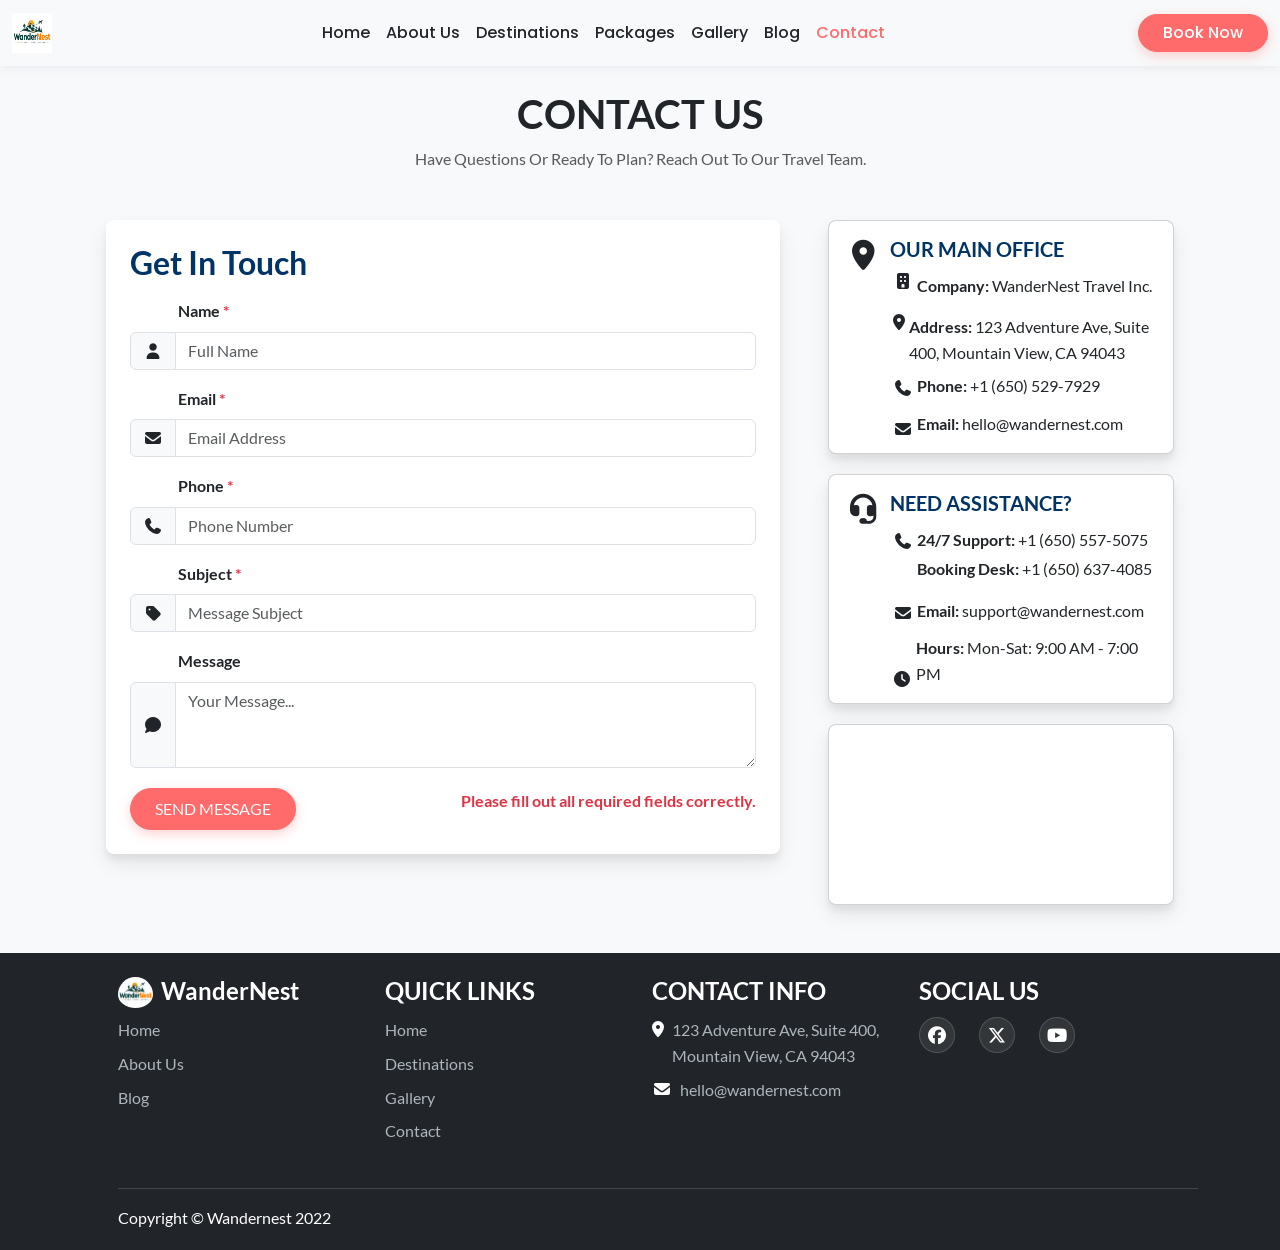
<file: contact.html>
<!doctype html>
<html lang="en">
  <head>
    <meta charset="utf-8">
    <meta name="viewport" content="width=device-width, initial-scale=1">
    <title>Contact - WanderNest</title>
                        <!-- ===== plugins ===== -->
    <!-- ===== bootstrap ===== -->
    <link rel="stylesheet" href="./assets/plugins/bootstrap/css/bootstrap.min.css">

    <!-- ===== wow ===== -->
    <link rel="stylesheet" href="./assets/plugins/wow/css/animate.min.css">

    <!-- ===== font-awesome icons ===== -->
    <link rel="stylesheet" href="./assets/plugins/fontawesome/css/all.min.css">

                        <!-- ===== custom stylesheet ===== -->
    <!-- ===== common ===== -->
    <link rel="stylesheet" href="./assets/css/common.css">
      
    <!-- ===== contact ===== -->
    <link rel="stylesheet" href="./assets/css/contact.css">
  </head>
  <body>
    <header class="sticky-top">
      <!-- ===== navigation bar ===== -->
      <nav class="navbar navbar-expand-lg bg-body-tertiary">
        <div class="container-fluid">
          <!-- ===== logo ===== -->
          <a class="navbar-brand" href="index.html">
            <img class="logo" src="./assets/images/header/WanderNest.jpeg" width="40" height="40" alt="company-logo">
          </a>
      
          <!-- ===== mobile hamburger ===== -->
          <button class="navbar-toggler" type="button" data-bs-toggle="collapse" data-bs-target="#navbarSupportedContent"
            aria-controls="navbarSupportedContent" aria-expanded="false" aria-label="Toggle navigation">
            <span class="navbar-toggler-icon"></span>
          </button>
      
          <!-- ===== nav-links ===== -->
          <div class="collapse navbar-collapse text-capitalize" id="navbarSupportedContent">
            <ul class="navbar-nav me-auto mb-2 mb-lg-0 mx-auto">
              <!-- ===== link 1 ===== -->
              <li class="nav-item">
                <a class="nav-link" aria-current="page" href="index.html">home</a>
              </li>

              <!-- ===== link 2 ===== -->
              <li class="nav-item">
                <a class="nav-link" href="about.html">about us</a>
              </li>

              <!-- ===== link 3 ===== -->
              <li class="nav-item">
                <a class="nav-link" href="destinations.html">destinations</a>
              </li>

              <!-- ===== link 4 ===== -->
              <li class="nav-item">
                <a class="nav-link" href="packages.html">packages</a>
              </li>

              <!-- ===== link 5 ===== -->
              <li class="nav-item">
                <a class="nav-link" href="gallery.html">gallery</a>
              </li>

              <!-- ===== link 6 ===== -->
              <li class="nav-item">
                <a class="nav-link" href="blog.html">blog</a>
              </li>
              
              <!-- ===== link 7 ===== -->
              <li class="nav-item">
                <a class="nav-link active" href="contact.html">contact</a>
              </li>
            </ul>
      
            <!-- ===== button ===== -->
            <a href="contact.html" class="btn btn-primary rounded-pill px-4 text-capitalize">book now</a>
          </div>
        </div>
      </nav>
    </header>

    <main>
      <!-- ===== contact ===== -->
      <section class="contact-section py-4">
        <div class="container">
          <!-- ===== main title ===== -->
          <div class="text-center wow animate__animated animate__fadeIn">
            <h1 class="text-uppercase fw-bold mb-2">contact us</h1>
            <p class="text-muted mb-4 text-capitalize">have questions or ready to plan? reach out to our travel team.</p>
          </div>

          <div class="d-flex flex-column flex-lg-row mx-auto align-items-center gap-4 gap-lg-5 rounded-3 p-3 p-md-4">
            <!-- ===== form ===== -->
            <div class="form-card bg-white p-4 w-100 align-self-start">
              <!-- ===== title ===== -->
              <h2 class="text-capitalize fw-bold mb-3">get in touch</h2>

              <!-- ==== inputs ===== -->
               <form id="contactForm">
                  <!-- ===== name ===== -->
                 <div class="text-capitalize">
                   <div class="mb-3">
                     <label for="name" class="form-label fw-semibold ps-5">name <span class="text-danger">*</span></label>
                     <div class="input-group">
                       <label for="name" class="input-group-text"><i class="fa-solid fa-user"></i></label>
                       <input type="text" class="form-control" title="Please enter 2 to 50 letters, spaces, hyphens, or apostrophes." pattern="^[a-zA-Z\s'\-\.]{2,50}$" id="name" placeholder="Full Name" required>
                     </div>
                   </div>
                   
                   <!-- ===== email ===== -->
                   <div class="mb-3">
                     <label for="email" class="form-label fw-semibold ps-5">email <span class="text-danger">*</span></label>
                     <div class="input-group">
                       <label for="email" class="input-group-text"><i class="fa-solid fa-envelope"></i></label>
                       <input type="email" class="form-control" title="Please enter a valid email address (e.g., name@domain.com)." pattern="[a-zA-Z0-9._%+\-]+@[a-zA-Z0-9.\-]+\.[a-zA-Z]{2,}$" id="email" placeholder="Email Address" required>
                     </div>
                   </div>
     
                   <!-- ===== phone ===== -->
                   <div class="mb-3">
                     <label for="phone" class="form-label fw-semibold ps-5">phone <span class="text-danger">*</span></label>
                     <div class="input-group">
                       <label for="phone" class="input-group-text"><i class="fa-solid fa-phone"></i></label>
                       <input type="tel" class="form-control" title="Please enter a valid mobile number" pattern="^(?=(?:.*\d){10,15})\+?[0-9\s\-\(\)]{10,22}$" id="phone" placeholder="Phone Number" required>
                     </div>
                   </div>
     
                   <!-- ===== subject ===== -->
                   <div class="mb-3">
                     <label for="subject" class="form-label fw-semibold ps-5">subject <span class="text-danger">*</span></label>
                     <div class="input-group">
                       <label for="subject" class="input-group-text"><i class="fa-solid fa-tag"></i></label>
                       <input type="text" class="form-control" minlength="10" maxlength="67" title="Subject must be 10 to 67 characters and cannot contain symbols like < or >." pattern="^(?!\s*$)[a-zA-Z0-9\s.,!?'&quot;\-:;()\/]{3,100}$" id="subject" placeholder="Message Subject" required>
                     </div>
                   </div>
     
                   <!-- ===== message ===== -->
                   <div class="mb-3">
                     <label for="message" class="form-label fw-semibold ps-5">message</label>
                     <div class="input-group">
                       <label for="message" class="input-group-text"><i class="fa-solid fa-comment"></i></label>
                       <textarea class="form-control" rows="3" minlength="10" maxlength="1000" id="message" placeholder="Your Message..."></textarea>
                     </div>
                   </div>
                 </div>
   
                 <!-- ===== submit button ===== -->
                <div class="d-flex flex-column flex-lg-row justify-content-between align-items-center gap-4 pt-1">
                  <button class="btn btn-primary rounded-pill px-4 py-2 text-uppercase" data-bs-target="#contactSuccessModal" type="submit">send message</button>
                  <p class="text-danger fw-bold ps-4">Please fill out all required fields correctly.</p>
                </div>
               </form>
            </div>

            <!-- ===== address ===== -->
            <div class="address-card d-flex flex-column gap-3 gap-lg-1 rounded-3">
              <div class="card p-3 mb-3">
                <!-- ===== title ===== -->
                <div class="d-flex gap-1 align-items-center">
                  <i class="fa-solid fa-location-dot main-icon"></i>
                  <h2 class="ps-1 text-uppercase fw-bold fs-5 pb-1">our main office</h2>
                </div>

                <!-- ==== details ===== -->
                <div class="ps-5">
                  <div class="text-capitalize">
                    <div class="d-flex gap-1 align-items-start">
                      <i class="fa-solid fa-building"></i>
                      <p><span class="fw-bold">company: </span><span>WanderNest</span> travel inc.</p>
                    </div>

                    <div class="d-flex gap-1 align-items-start">
                      <i class="fa-solid fa-location-dot"></i>
                      <p class="mb-0 pb-2"><span class="fw-bold">address: </span><a href="https://www.google.com/maps/search/?api=1&query=123+Adventure+Ave,+Suite+400,+Mountain+View,+CA+94043">123 adventure ave, suite 400, mountain view, <span>CA 94043</span></a></p>
                    </div>
                  </div>
                  <!-- ===== phone ===== -->
                  <div class="d-flex gap-1 align-items-center">
                    <i class="fa-solid fa-phone"></i>
                    <p class="mb-0 pb-1"><span class="fw-bold">Phone: </span><a href="tel:+16505297929">+1 (650) 529-7929</a></p>
                  </div>
                  <!-- ===== email ===== -->
                  <div class="d-flex gap-1 align-items-end">
                    <i class="fa-solid fa-envelope"></i>
                    <p class="mb-0 pt-2"><span class="fw-bold">Email: </span><a href="mailto:hello@wandernest.com">hello@wandernest.com</a></p>
                  </div>
                </div>
              </div>

              <div class="card p-3 mb-3">
                <!-- ===== title ===== -->
                <div class="d-flex gap-1 align-items-center">
                  <i class="fa-solid fa-headset main-icon"></i>
                  <h2 class="ps-1 text-uppercase fw-bold fs-5 pb-1">need assistance?</h2>
                </div>

                <!-- ==== details ===== -->
                <div class="ps-5">
                  <!-- ===== phone ===== -->
                  <div class="d-flex gap-1 align-items-center text-capitalize">
                    <i class="fa-solid fa-phone"></i>
                    <p class="mb-0 pb-1"><span class="fw-bold">24/7 support: </span><a href="tel:+16505575075">+1 (650) 557-5075</a></p>
                  </div>
                  <p class="ps-4 text-capitalize"><span class="fw-bold">booking desk: </span><a href="tel:+16506374085">+1 (650) 637-4085</a></p>
                  <!-- ===== email ===== -->
                  <div class="d-flex gap-1 align-items-center">
                    <i class="fa-solid fa-envelope"></i>
                    <p class="mb-0 pb-1"><span class="fw-bold">Email: </span><a href="mailto:support@wandernest.com">support@wandernest.com</a></p>
                  </div>

                  <div class="d-flex gap-1 align-items-end">
                    <i class="fa-solid fa-clock"></i>
                    <p class="mb-0 pt-2 text-capitalize"><span class="fw-bold">hours: </span>mon-sat: 9:00 <span>AM </span>- 7:00 <span>PM</span></p>
                  </div>
                </div>
              </div>

              <!-- ===== google map ===== -->
              <div class="card">
                <iframe
                  src="https://maps.google.com/maps?q=123%20Adventure%20Ave,%20Mountain%20View,%20CA%2094043&t=&z=14&ie=UTF8&iwloc=&output=embed"
                  width="100%"
                  height="260"
                  style="border:0; display:block;"
                  allowfullscreen=""
                  loading="lazy"
                  referrerpolicy="no-referrer-when-downgrade"
                  title="WanderNest Main Office Location">
                </iframe>
              </div>
            </div>
          </div>
        </div>
    </main>

    <footer>
      <section class="pt-4 pb-3 text-white">
        <div class="container px-3 px-md-5">
          <div class="row gy-4 justify-content-between">
            <div class="col-lg-3 col-md-6">
              <!-- ===== main links ===== -->
              <div class="d-flex gap-2">
                <img class="rounded-pill pb-1" src="./assets/images/header/WanderNest.jpeg" width="35" height="35" alt="logo">
                <h2 class="fw-bold pb-1 fs-4 text-white">WanderNest</h2>
              </div>
              <div class="text-capitalize">
                <ul>
                  <li class="pb-2"><a href="index.html">home</a></li>
                  <li class="pb-2"><a href="about.html">about us</a></li>
                  <li class="pb-2"><a href="blog.html">blog</a></li>
                </ul>
              </div>
            </div>
    
            <!-- ===== quick links ===== -->
            <div class="col-lg-3 col-md-6">
              <h2 class="fw-bold pb-1 fs-4 text-white text-uppercase">quick links</h2>
              <div class="text-capitalize">
                <ul>
                  <li class="pb-2"><a href="index.html">home</a></li>
                  <li class="pb-2"><a href="destinations.html">destinations</a></li>
                  <li class="pb-2"><a href="gallery.html">gallery</a></li>
                  <li class="pb-2"><a href="contact.html">contact</a></li>
                </ul>
              </div>
            </div>
    
            <!-- ===== contact links ===== -->
            <div class="col-lg-3 col-md-6">
              <h2 class="fw-bold pb-1 fs-4 text-white text-uppercase">contact info</h2>
              <div class="d-flex gap-2">
                <i class="fa-solid fa-location-dot pt-1"></i>
                <ul>
                  <li class="pb-2"><a href="https://www.google.com/maps/search/?api=1&query=123+Adventure+Ave,+Suite+400,+Mountain+View,+CA+94043" class="text-capitalize">123 Adventure Ave, Suite 400, Mountain View, <span>CA </span>94043</a></li>
                </ul>
              </div>
              <div class="d-flex gap-2">
                <i class="fa-solid fa-envelope pt-1"></i>
                <ul>
                  <li class="pb-2"><a href="mailto:hello@wandernest.com">hello@wandernest.com</a></li>
                </ul>
              </div>
            </div>
    
            <!-- ===== social links ===== -->
            <div class="col-lg-3 col-md-6"> 
              <h2 class="fw-bold pb-1 fs-4 text-white text-uppercase">social us</h2>
              <!-- ===== social icons ===== -->
              <div class="d-flex align-items-center gap-4">
                <div class="social-icon"><i class="fa-brands fa-facebook"></i></div>
                <div class="social-icon"><i class="fa-brands fa-x-twitter"></i></div>
                <div class="social-icon"><i class="fa-brands fa-youtube"></i></div>
              </div>
            </div>
          </div>
        </div>
      </section>

      <!-- ===== copyright ===== -->
      <section class="container ps-5 py-1">
        <hr>
        <p class="text-capitalize text-white">copyright © wandernest 2022</p>
      </section>
    </footer>

    <!-- ===== form success modal ===== -->
    <div class="modal fade" id="contactSuccessModal" tabindex="-1" aria-labelledby="contactSuccessModalLabel" aria-hidden="true">
      <div class="modal-dialog modal-dialog-centered">
        <div class="modal-content border-0 shadow overflow-hidden">
          <div class="modal-header text-white border-0">
            <h5 class="modal-title text-capitalize fw-bold" id="contactSuccessModalLabel">
              <i class="fa-solid fa-circle-check me-2"></i>message sent!
            </h5>
            <button type="button" class="btn-close btn-close-white" data-bs-dismiss="modal" aria-label="Close"></button>
          </div>
          <div class="modal-body py-4 text-dark">
            Thank you for contacting WanderNest! We have received your message and will get back to you shortly.
          </div>
          <div class="modal-footer bg-light border-0 py-2 px-3">
            <button type="button" class="btn btn-primary rounded-pill px-4 text-capitalize" data-bs-dismiss="modal">close</button>
          </div>
        </div>
      </div>
    </div>

                        <!-- ===== plugins ===== -->
    <!-- ===== bootstrap ===== -->
    <script src="./assets/plugins/bootstrap/js/bootstrap.bundle.min.js"></script>

    <!-- ===== wow ===== -->
    <script src="./assets/plugins/wow/js/wow.min.js"></script>

    <!-- ===== LOGIC RUNTIME INITIALIZATIONS ===== -->
    <script>
      document.addEventListener("DOMContentLoaded", function() {
        
        // A. Run WOW Animations
        try {
          new WOW({ boxClass: 'wow', animateClass: 'animate__animated', offset: 60 }).init();
        } catch(e) { console.error("WOW failed:", e); }

        // ===== success form modal =====
        const contactForm = document.getElementById("contactForm");
        const modalElement = document.getElementById("contactSuccessModal");

        if (!contactForm || !modalElement || typeof bootstrap === "undefined") {
          return;
        }
      
        const successModal = new bootstrap.Modal(modalElement);
      
        contactForm.addEventListener("submit", function (event) {
          event.preventDefault();
          event.stopPropagation();

          const fields = contactForm.querySelectorAll("input, textarea");
          fields.forEach(function (field) {
            if (typeof field.value === "string") {
              field.value = field.value.trim();
            }
          });
        
          contactForm.classList.add("was-validated");
        
          if (!contactForm.checkValidity()) {
            const firstInvalid = contactForm.querySelector(":invalid");
            if (firstInvalid) {
              firstInvalid.focus();
            }
            return;
          }
      
          successModal.show();
        
          contactForm.reset();
          contactForm.classList.remove("was-validated");
        });
      });
    </script>
  </body>
</html>
</file>
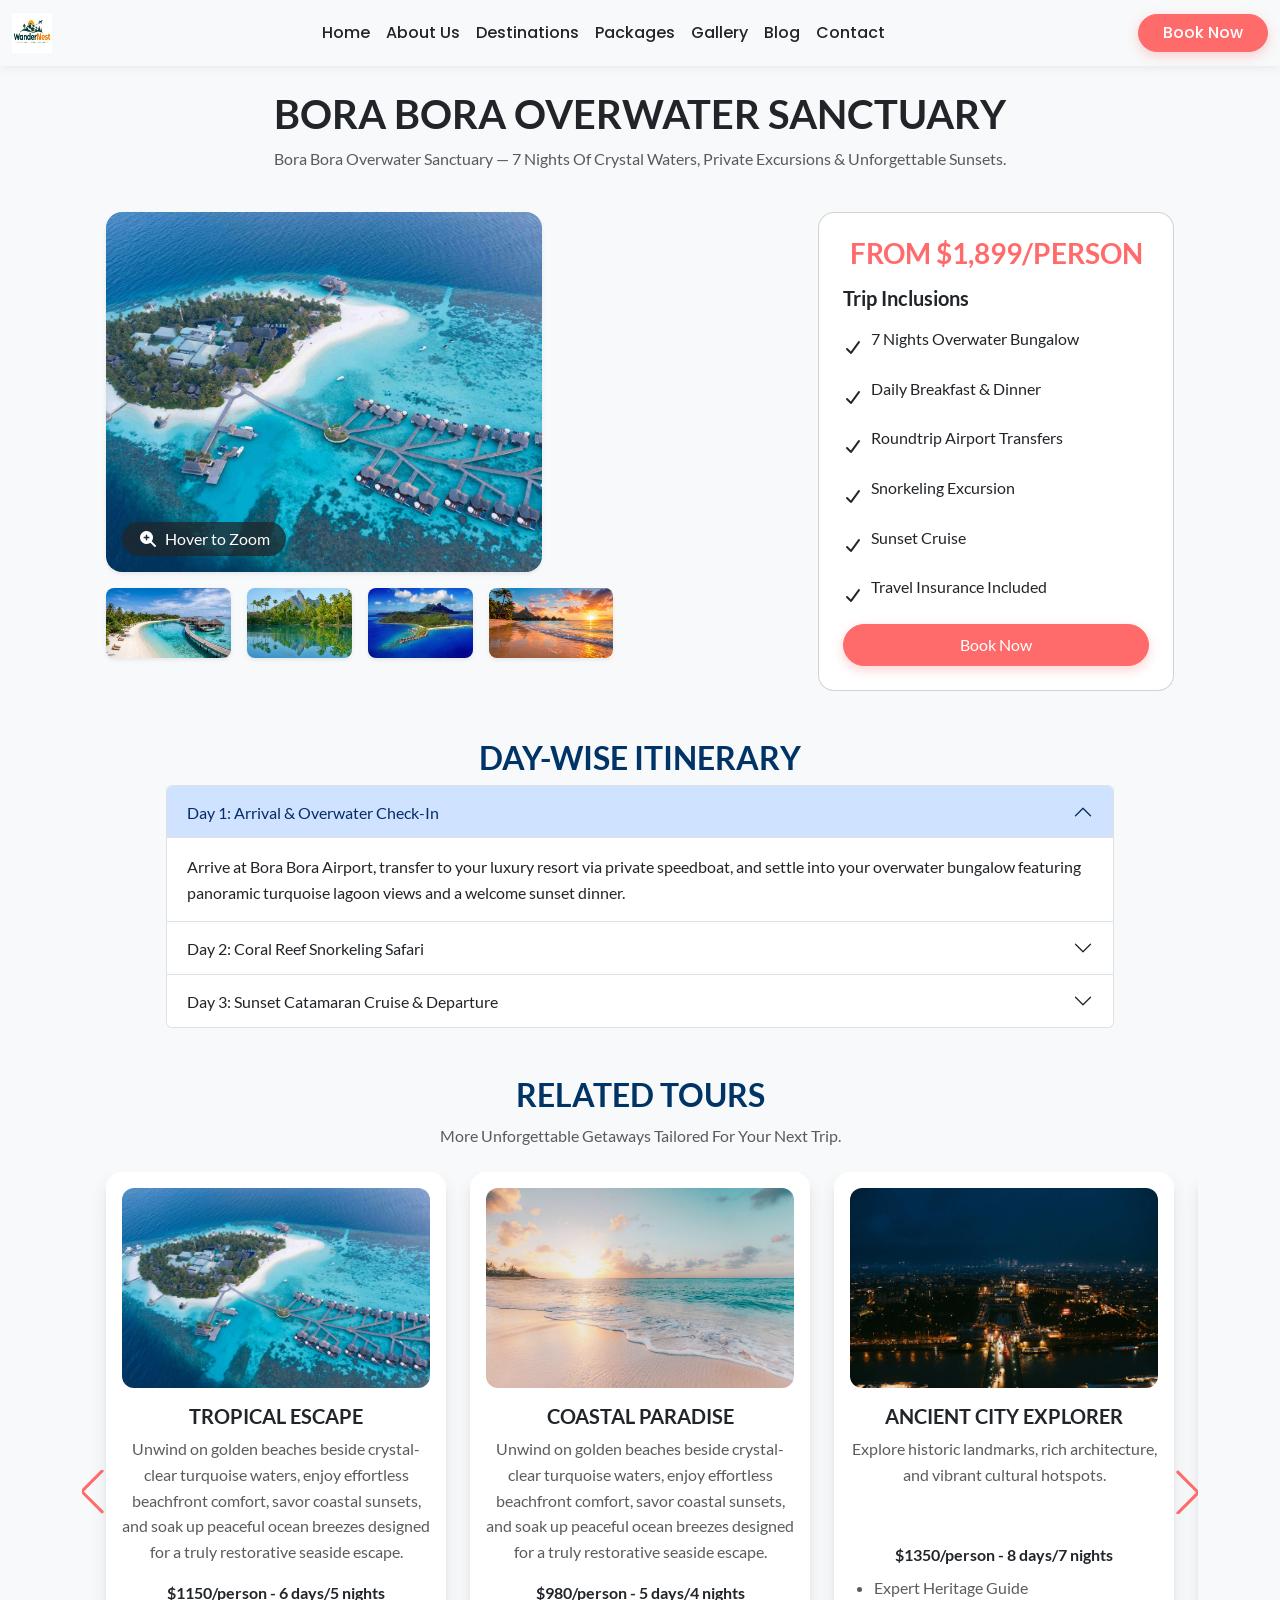
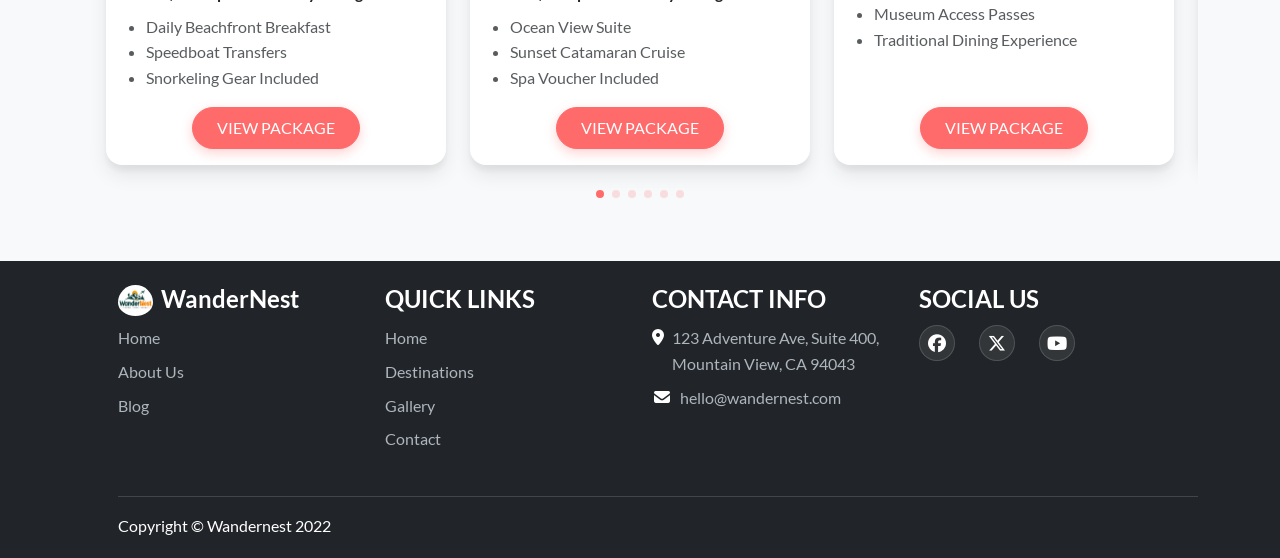
<file: destination-detail.html>
<!doctype html>
<html lang="en">
  <head>
    <meta charset="utf-8">
    <meta name="viewport" content="width=device-width, initial-scale=1">
    <title>Destination-detail - WanderNest</title>
                        <!-- ===== plugins ===== -->
    <!-- ===== bootstrap ===== -->
    <link rel="stylesheet" href="./assets/plugins/bootstrap/css/bootstrap.min.css">

    <!-- ===== swiper slider ===== -->
    <link rel="stylesheet" href="./assets/plugins/sliders/swiper/swiper-bundle.min.css" />

    <!-- ===== wow ===== -->
    <link rel="stylesheet" href="./assets/plugins/wow/css/animate.min.css">

    <!-- ===== font-awesome icons ===== -->
    <link rel="stylesheet" href="./assets/plugins/fontawesome/css/all.min.css">

    <!-- ===== fancybox ===== --> 
    <link rel="stylesheet" href="./assets/plugins/fancybox/css/jquery.fancybox.min.css" />

                        <!-- ===== custom stylesheet ===== -->
    <!-- ===== common ===== -->
    <link rel="stylesheet" href="./assets/css/common.css">
      
    <!-- ===== destination-detail ===== -->
    <link rel="stylesheet" href="./assets/css/destination-detail.css">
  </head>
  <body>
    <header class="sticky-top">
      <!-- ===== navigation bar ===== -->
      <nav class="navbar navbar-expand-lg bg-body-tertiary">
        <div class="container-fluid">
          <!-- ===== logo ===== -->
          <a class="navbar-brand" href="index.html">
            <img class="logo" src="./assets/images/header/WanderNest.jpeg" width="40" height="40" alt="company-logo">
          </a>
      
          <!-- ===== mobile hamburger ===== -->
          <button class="navbar-toggler" type="button" data-bs-toggle="collapse" data-bs-target="#navbarSupportedContent"
            aria-controls="navbarSupportedContent" aria-expanded="false" aria-label="Toggle navigation">
            <span class="navbar-toggler-icon"></span>
          </button>
      
          <!-- ===== nav-links ===== -->
          <div class="collapse navbar-collapse text-capitalize" id="navbarSupportedContent">
            <ul class="navbar-nav me-auto mb-2 mb-lg-0 mx-auto">
              <!-- ===== link 1 ===== -->
              <li class="nav-item">
                <a class="nav-link" aria-current="page" href="index.html">home</a>
              </li>

              <!-- ===== link 2 ===== -->
              <li class="nav-item">
                <a class="nav-link" href="about.html">about us</a>
              </li>

              <!-- ===== link 3 ===== -->
              <li class="nav-item">
                <a class="nav-link" href="destinations.html">destinations</a>
              </li>

              <!-- ===== link 4 ===== -->
              <li class="nav-item">
                <a class="nav-link" href="packages.html">packages</a>
              </li>

              <!-- ===== link 5 ===== -->
              <li class="nav-item">
                <a class="nav-link" href="gallery.html">gallery</a>
              </li>

              <!-- ===== link 6 ===== -->
              <li class="nav-item">
                <a class="nav-link" href="blog.html">blog</a>
              </li>
              
              <!-- ===== link 7 ===== -->
              <li class="nav-item">
                <a class="nav-link" href="contact.html">contact</a>
              </li>
            </ul>
      
            <!-- ===== button ===== -->
            <a href="contact.html" class="btn btn-primary rounded-pill px-4 text-capitalize">book now</a>
          </div>
        </div>
      </nav>
    </header>

    <main>
      <!-- ===== gallery section ===== -->
      <section class="gallery-section py-4">
        <div class="container">
          <!-- ===== main-title ===== -->
          <div class="text-center text-capitalize wow animate__animated animate__fadeIn">
            <h1 class="text-uppercase fw-bold mb-2">bora bora overwater sanctuary</h1>
            <p class="text-muted">bora bora overwater sanctuary — 7 nights of crystal waters, private excursions & unforgettable sunsets.</p>
          </div>

          <div class="row g-4 align-items-start justify-content-around py-2 py-md-4 wow animate__animated animate__fadeInUp">
            <div class="col-12 col-lg-7">
              <!-- ===== main-image panzoom ===== -->
              <div class="main-image-zoom-container rounded-4 mb-3 overflow-hidden shadow-sm">
                <img id="main-preview" src="./assets/images/home/destinations/dest-1.jpg" class="zoom-pan-image" alt="bora bora overwater bungalow">
                <div class="position-absolute bottom-0 start-0 m-3 bg-dark bg-opacity-75 text-white px-3 py-1 rounded-pill">
                  <i class="fa-solid fa-magnifying-glass-plus me-1"></i>
                  Hover to Zoom
                </div>
              </div>
        
              <!-- ===== thumbnail gallery fancybox ===== -->
              <div class="d-flex gap-2 gap-sm-3">
                <a href="./assets/images/gallery/bora-1.jpg" data-fancybox="tour-gallery" data-caption="Luxurious Overwater Bungalows & Turquoise Lagoon">
                  <img src="./assets/images/gallery/bora-1.jpg" class="gallery-image rounded-3 shadow-sm">
                </a>
                <a href="./assets/images/gallery/bora-2.jpg" data-fancybox="tour-gallery" data-caption="Lush Palm Tree Reflection & Mountain Peaks">
                  <img src="./assets/images/gallery/bora-2.jpg" class="gallery-image rounded-3 shadow-sm">
                </a>
                <a href="./assets/images/gallery/bora-3.jpg" data-fancybox="tour-gallery" data-caption="Aerial View of Tropical Island & Coral Reefs">
                  <img src="./assets/images/gallery/bora-3.jpg" class="gallery-image rounded-3 shadow-sm">
                </a>
                <a href="./assets/images/gallery/bora-4.jpg" data-fancybox="tour-gallery" data-caption="Golden Sunset Over Tropical Shoreline">
                  <img src="./assets/images/gallery/bora-4.jpg" class="gallery-image rounded-3 shadow-sm">
                </a>
              </div>
            </div>
    
            <div class="col-12 col-lg-4">
              <div class="p-4 book-card card wow animate__animated animate__fadeInUp">
                <h2 class="text-uppercase fw-bold text-center h3">from $1,899/person</h2>
      
                <div class="text-capitalize">
                  <h3 class="fw-bold h5 py-2">trip inclusions</h3>

                  <div class="d-flex align-items-center gap-2 mb-2">
                    <i class="fa-solid fa-check"></i>
                    <p class="mb-3">7 nights overwater bungalow</p>
                  </div>
      
                  <div class="d-flex align-items-center gap-2 mb-2">
                    <i class="fa-solid fa-check"></i>
                    <p class="mb-3">daily breakfast & dinner</p>
                  </div>
      
                  <div class="d-flex align-items-center gap-2 mb-2">
                    <i class="fa-solid fa-check"></i>
                    <p class="mb-3">roundtrip airport transfers</p>
                  </div>
      
                  <div class="d-flex align-items-center gap-2 mb-2">
                    <i class="fa-solid fa-check"></i>
                    <p class="mb-3">snorkeling excursion</p>
                  </div>
      
                  <div class="d-flex align-items-center gap-2 mb-2">
                    <i class="fa-solid fa-check"></i>
                    <p class="mb-3">sunset cruise</p>
                  </div>
      
                  <div class="d-flex align-items-center gap-2 mb-2">
                    <i class="fa-solid fa-check"></i>
                    <p class="mb-3">travel insurance included</p>
                  </div>
      
                  <a href="contact.html" class="btn btn-primary rounded-pill px-4 py-2 w-100">book now</a>
                </div>
              </div>
            </div>
          </div>
        </div>
      </section>

      <!-- ===== day-wise itinerary section ===== -->
      <section class="itinerary-section container">
        <!-- ===== main-title ===== -->
        <h2 class="text-uppercase fw-bold text-center wow animate__animated animate__fadeIn">day-wise itinerary</h2>
        <div class="accordion wow animate__animated animate__fadeInUp" id="accordionExample">
          <div class="accordion-item">
            <h2 class="accordion-header">
              <button class="accordion-button text-capitalize" type="button" data-bs-toggle="collapse" data-bs-target="#collapseOne" aria-expanded="true" aria-controls="collapseOne">day 1: arrival & overwater check-in</button>
            </h2>
            <div id="collapseOne" class="accordion-collapse collapse show" data-bs-parent="#accordionExample">
              <div class="accordion-body">
                <p class="m-0">Arrive at Bora Bora Airport, transfer to your luxury resort via private speedboat, and settle into your overwater bungalow featuring panoramic turquoise lagoon views and a welcome sunset dinner.</p>
              </div>
            </div>
          </div>
          <div class="accordion-item">
            <h2 class="accordion-header">
              <button class="accordion-button collapsed text-capitalize" type="button" data-bs-toggle="collapse" data-bs-target="#collapseTwo" aria-expanded="false" aria-controls="collapseTwo">day 2: coral reef snorkeling safari</button>
            </h2>
            <div id="collapseTwo" class="accordion-collapse collapse" data-bs-parent="#accordionExample">
              <div class="accordion-body">
                <p class="m-0">Embark on a guided boat excursion to vibrant coral gardens. Swim alongside gentle stingrays, reef sharks, and colorful marine life in crystal-clear crystal waters.</p>
              </div>
            </div>
          </div>
          <div class="accordion-item">
            <h2 class="accordion-header">
              <button class="accordion-button collapsed text-capitalize" type="button" data-bs-toggle="collapse" data-bs-target="#collapseThree" aria-expanded="false" aria-controls="collapseThree">day 3: sunset catamaran cruise & departure</button>
            </h2>
            <div id="collapseThree" class="accordion-collapse collapse text-capitalize" data-bs-parent="#accordionExample">
              <div class="accordion-body">
                <p class="m-0">Spend your morning relaxing on white-sand beaches or enjoying a Polynesian spa session, followed by a romantic evening sunset catamaran cruise before your departure transfer.</p>
              </div>
            </div>
          </div>
        </div>
      </section>

    <!-- ===== tour section ===== -->
    <section class="tour-section text-center py-5">
        <!-- ===== main title ===== -->
        <div class="container">
          <h2 class="text-uppercase fw-bold mb-2 wow animate__animated animate__fadeInUp">related tours</h2>
          <p class="text-muted mb-4 wow animate__animated animate__fadeInUp text-capitalize">More unforgettable getaways tailored for your next trip.</p>
          
          <!-- ===== slides ===== -->
          <div class="swiper swiper-test-carousel px-4 wow animate__animated animate__fadeInUp">
            <div class="swiper-wrapper mb-5">
              <!-- ===== card 1 ===== -->
              <div class="swiper-slide h-auto">
                <div class="tour-card h-100 d-flex flex-column align-items-center p-3">
                  <div class="tour-img-wrapper w-100">
                    <img class="tour-image" src="./assets/images/home/destinations/dest-1.jpg" alt="tropical escape">
                  </div>
                  <h3 class="text-uppercase h5 pt-3 fw-bold">tropical escape</h3>
                  <p class="text-muted flex-grow-1">Unwind on golden beaches beside crystal-clear turquoise waters, enjoy effortless beachfront comfort, savor coastal sunsets, and soak up peaceful ocean breezes designed for a truly restorative seaside escape.</p>
                  <p class="fw-bold text-dark mb-2">$1150/person - 6 days/5 nights</p>
                  <ul class="text-start text-muted text-capitalize w-100 ps-4 mb-3">
                    <li>daily beachfront breakfast</li>
                    <li>speedboat transfers</li>
                    <li>snorkeling gear included</li>
                  </ul>
                  <a class="text-uppercase btn btn-primary rounded-pill px-4 py-2 mt-auto" href="destination-detail.html">view package</a>
                </div>
              </div>

              <!-- ===== card 2 ===== -->
              <div class="swiper-slide h-auto">
                <div class="tour-card h-100 d-flex flex-column align-items-center p-3">
                  <div class="tour-img-wrapper w-100">
                    <img class="tour-image" src="./assets/images/home/destinations/dest-2.avif" alt="coastal paradise">
                  </div>
                  <h3 class="text-uppercase h5 pt-3 fw-bold">coastal paradise</h3>
                  <p class="text-muted flex-grow-1 coastal">Unwind on golden beaches beside crystal-clear turquoise waters, enjoy effortless beachfront comfort, savor coastal sunsets, and soak up peaceful ocean breezes designed for a truly restorative seaside escape.</p>
                  <p class="fw-bold text-dark mb-2">$980/person - 5 days/4 nights</p>
                  <ul class="text-start text-muted text-capitalize w-100 ps-4 mb-3">
                    <li>ocean view suite</li>
                    <li>sunset catamaran cruise</li>
                    <li>spa voucher included</li>
                  </ul>
                  <a class="text-uppercase btn btn-primary rounded-pill px-4 py-2 mt-auto" href="destination-detail.html">view package</a>
                </div>
              </div>
            
              <!-- ===== card 3 ===== -->
              <div class="swiper-slide h-auto">
                <div class="tour-card h-100 d-flex flex-column align-items-center p-3">
                  <div class="tour-img-wrapper w-100">
                    <img class="tour-image" src="./assets/images/home/destinations/dest-3.jpg" alt="ancient city explorer">
                  </div>
                  <h3 class="text-uppercase h5 pt-3 fw-bold">ancient city explorer</h3>
                  <p class="text-muted">Explore historic landmarks, rich architecture, and vibrant cultural hotspots.</p>
                  <p class="fw-bold text-dark mb-2 mt-auto">$1350/person - 8 days/7 nights</p>
                  <ul class="text-start text-muted text-capitalize w-100 ps-4 mb-3">
                    <li>expert heritage guide</li>
                    <li>museum access passes</li>
                    <li>traditional dining experience</li>
                  </ul>
                  <a class="text-uppercase btn btn-primary rounded-pill px-4 py-2 mt-auto" href="destination-detail.html">view package</a>
                </div>
              </div>
    
              <!-- ===== card 4 ===== -->
              <div class="swiper-slide h-auto">
                <div class="tour-card h-100 d-flex flex-column align-items-center p-3">
                  <div class="tour-img-wrapper w-100">
                    <img class="tour-image" src="./assets/images/home/destinations/dest-4.jpg" alt="heritage pagoda tour">
                  </div>
                  <h3 class="text-uppercase h5 pt-3 fw-bold">heritage pagoda tour</h3>
                  <p class="text-muted flex-grow-1">Explore centuries-old pagodas, serene temple courtyards, ornate wooden pavilions, and timeless cultural landmarks guided by rich local insight and traditional craftsmanship.</p>
                  <p class="fw-bold text-dark mb-2">$1050/person - 6 days/5 nights</p>
                  <ul class="text-start text-muted text-capitalize w-100 ps-4 mb-3">
                    <li>temple entry passes</li>
                    <li>cultural workshop access</li>
                    <li>guided walking tours</li>
                  </ul>
                  <a class="text-uppercase btn btn-primary rounded-pill px-4 py-2 mt-auto" href="destination-detail.html">view package</a>
                </div>
              </div>
            
              <!-- ===== card 5 ===== -->
              <div class="swiper-slide h-auto">
                <div class="tour-card h-100 d-flex flex-column align-items-center p-3">
                  <div class="tour-img-wrapper w-100">
                    <img class="tour-image" src="./assets/images/home/destinations/dest-5.jpg" alt="alpine valley retreat">
                  </div>
                  <h3 class="text-uppercase h5 pt-3 fw-bold">alpine valley retreat</h3>
                  <p class="text-muted">Wake up to towering mountain peaks, peaceful green valleys, scenic forest trails, and refreshing alpine air designed for a calm, restorative getaway.</p>
                  <p class="fw-bold text-dark mb-2 mt-auto">$1420/person - 7 days/6 nights</p>
                  <ul class="text-start text-muted text-capitalize w-100 ps-4 mb-3">
                    <li>mountain lodge stay</li>
                    <li>guided hiking excursions</li>
                    <li>cable car passes</li>
                  </ul>
                  <a class="text-uppercase btn btn-primary rounded-pill px-4 py-2 mt-auto" href="destination-detail.html">view package</a>
                </div>
              </div>
            
              <!-- ===== card 6 ===== -->
              <div class="swiper-slide h-auto">
                <div class="tour-card h-100 d-flex flex-column align-items-center p-3">
                  <div class="tour-img-wrapper w-100">
                    <img class="tour-image" src="./assets/images/home/destinations/dest-6.jpg" alt="lush terrace highlands">
                  </div>
                  <h3 class="text-uppercase h5 pt-3 fw-bold">lush terrace highlands</h3>
                  <p class="text-muted flex-grow-1">Wander through emerald rice terraces, misty mountain hillsides, fragrant tea plantations, and peaceful countryside trails crafted for a truly refreshing highland escape.</p>
                  <p class="fw-bold text-dark mb-2">$890/person - 5 days/4 nights</p>
                  <ul class="text-start text-muted text-capitalize w-100 ps-4 mb-3">
                    <li>eco-resort stay</li>
                    <li>tea tasting session</li>
                    <li>nature trail permits</li>
                  </ul>
                  <a class="text-uppercase btn btn-primary rounded-pill px-4 py-2 mt-auto" href="destination-detail.html">view package</a>
                </div>
              </div>
            </div>
            
            <!-- ===== pagination ===== -->
            <div class="swiper-pagination"></div>
            <div class="swiper-button-next"></div>
            <div class="swiper-button-prev"></div>
          </div>
        </div>
      </section>
    </main>

    <footer>
      <section class="pt-4 pb-3 text-white">
        <div class="container px-3 px-md-5">
          <div class="row gy-4 justify-content-between">
            <div class="col-lg-3 col-md-6">
              <!-- ===== main links ===== -->
              <div class="d-flex gap-2">
                <img class="rounded-pill pb-1" src="./assets/images/header/WanderNest.jpeg" width="35" height="35" alt="logo">
                <h2 class="fw-bold pb-1 fs-4 text-white">WanderNest</h2>
              </div>
              <div class="text-capitalize">
                <ul>
                  <li class="pb-2"><a href="index.html">home</a></li>
                  <li class="pb-2"><a href="about.html">about us</a></li>
                  <li class="pb-2"><a href="blog.html">blog</a></li>
                </ul>
              </div>
            </div>
    
            <!-- ===== quick links ===== -->
            <div class="col-lg-3 col-md-6">
              <h2 class="fw-bold pb-1 fs-4 text-white text-uppercase">quick links</h2>
              <div class="text-capitalize">
                <ul>
                  <li class="pb-2"><a href="index.html">home</a></li>
                  <li class="pb-2"><a href="destinations.html">destinations</a></li>
                  <li class="pb-2"><a href="gallery.html">gallery</a></li>
                  <li class="pb-2"><a href="contact.html">contact</a></li>
                </ul>
              </div>
            </div>
    
            <!-- ===== contact links ===== -->
            <div class="col-lg-3 col-md-6">
              <h2 class="fw-bold pb-1 fs-4 text-white text-uppercase">contact info</h2>
              <div class="d-flex gap-2">
                <i class="fa-solid fa-location-dot pt-1"></i>
                <ul>
                  <li class="pb-2"><a href="https://www.google.com/maps/search/?api=1&query=123+Adventure+Ave,+Suite+400,+Mountain+View,+CA+94043" class="text-capitalize">123 Adventure Ave, Suite 400, Mountain View, <span>CA </span>94043</a></li>
                </ul>
              </div>
              <div class="d-flex gap-2">
                <i class="fa-solid fa-envelope pt-1"></i>
                <ul>
                  <li class="pb-2"><a href="mailto:hello@wandernest.com">hello@wandernest.com</a></li>
                </ul>
              </div>
            </div>
    
            <!-- ===== social links ===== -->
            <div class="col-lg-3 col-md-6"> 
              <h2 class="fw-bold pb-1 fs-4 text-white text-uppercase">social us</h2>
              <!-- ===== social icons ===== -->
              <div class="d-flex align-items-center gap-4">
                <div class="social-icon"><i class="fa-brands fa-facebook"></i></div>
                <div class="social-icon"><i class="fa-brands fa-x-twitter"></i></div>
                <div class="social-icon"><i class="fa-brands fa-youtube"></i></div>
              </div>
            </div>
          </div>
        </div>
      </section>

      <!-- ===== copyright ===== -->
      <section class="container ps-5 py-1">
        <hr>
        <p class="text-capitalize text-white">copyright © wandernest 2022</p>
      </section>
    </footer>

                        <!-- ===== plugins ===== -->
    <!-- ===== bootstrap ===== -->
    <script src="./assets/plugins/bootstrap/js/bootstrap.bundle.min.js"></script>

    <!-- ===== wow ===== -->
    <script src="./assets/plugins/wow/js/wow.min.js"></script>

    <!-- ===== fancybox ===== -->
    <script src="./assets/plugins/fancybox/js/jquery.min.js"></script>
    <script src="./assets/plugins/fancybox/js/jquery.fancybox.min.js"></script>

    <!-- ===== swiper slider ===== -->
    <script src="./assets/plugins/sliders/swiper/swiper-bundle.min.js"></script>

    <!-- ===== LOGIC RUNTIME INITIALIZATIONS ===== -->
    <script>
      document.addEventListener("DOMContentLoaded", function() {
        
        // A. Run WOW Animations
        try {
          new WOW({ boxClass: 'wow', animateClass: 'animate__animated', offset: 60 }).init();
        } catch(e) { console.error("WOW failed:", e); }

        // ===== fancybox =====
        $(document).ready(function() {
          $('[data-fancybox="tour-gallery"]').fancybox({
            caption: function(instance, item) {
              return $(this).attr('data-caption') || '';
            },

            thumbs: {
              autoStart: true
            },

            buttons: [
              "zoom",
              "slideShow",
              "fullScreen",
              "thumbs",
              "close"
            ],

            youtube: {
              controls: 1,
              showinfo: 0
            }
          });
        });

        // D1. Run Packages Swiper Slider
        try {
          new Swiper('.swiper-test-carousel', { 
            loop: true,
            autoplay: { delay: 2500, disableOnInteraction: false },
            spaceBetween: 24,
            slidesPerView: 1,
            pagination: { el: '.tour-section .swiper-pagination', clickable: true },
            navigation: { nextEl: '.tour-section .swiper-button-next', prevEl: '.tour-section .swiper-button-prev' },
            breakpoints: {
              576: { slidesPerView: 2 },
              992: { slidesPerView: 3 }
            }
          });
        } catch(e) { console.error("Swiper Packages Slider failed:", e); }

      });
    </script>
  </body>
</html>
</file>
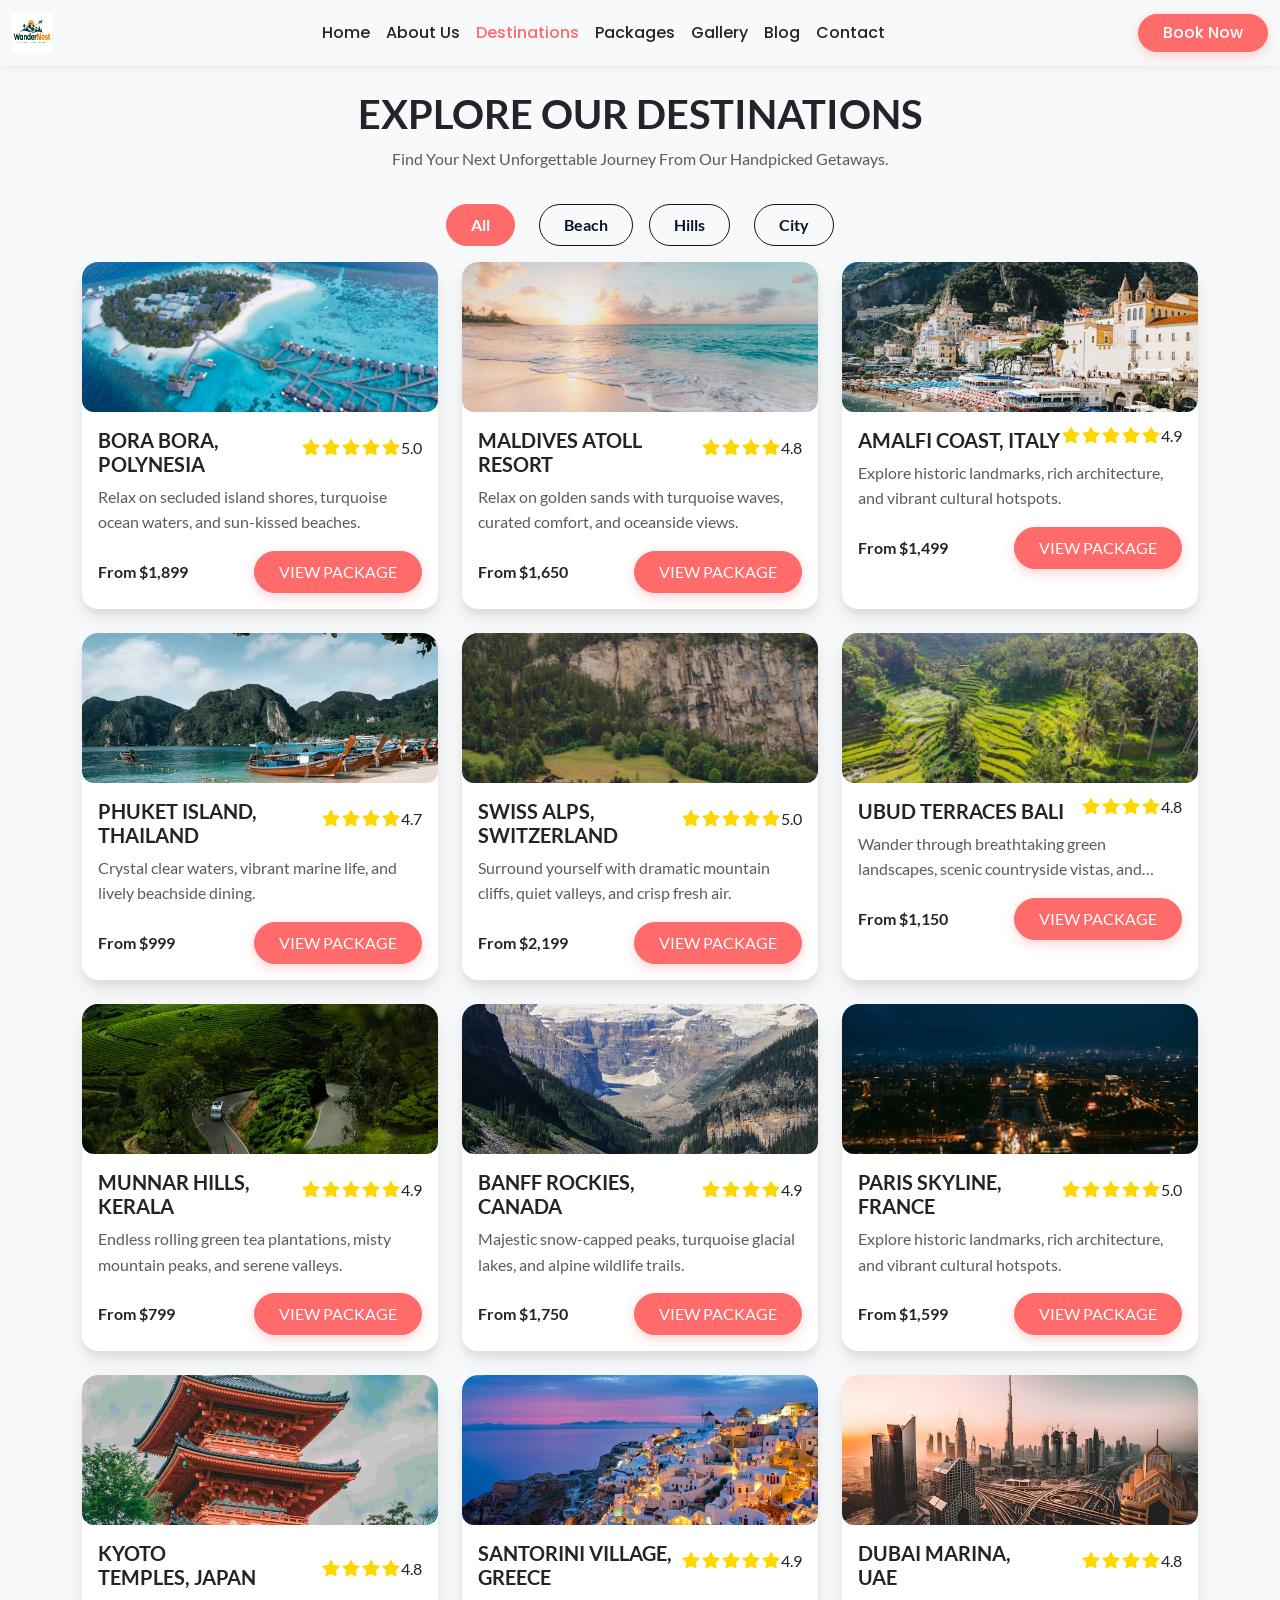
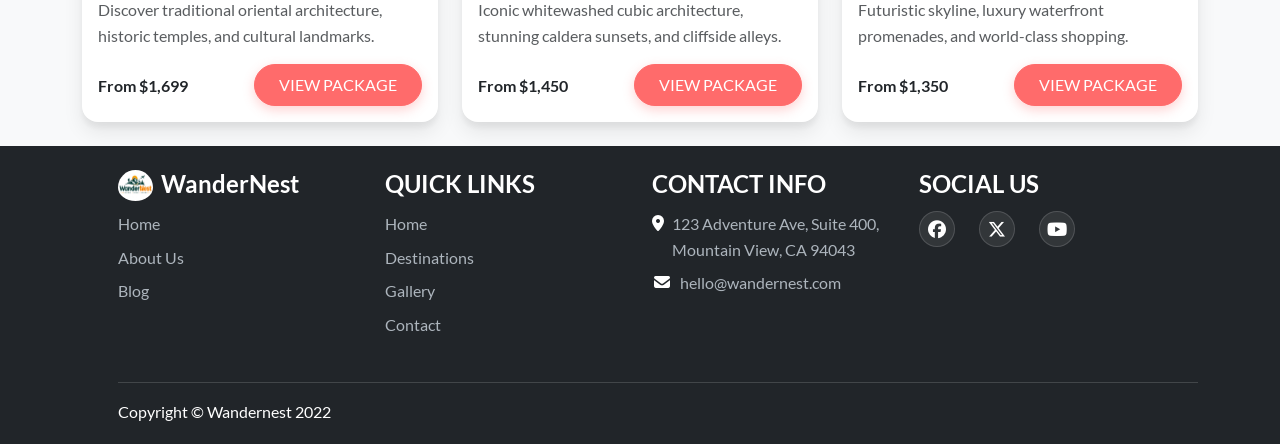
<file: destinations.html>
<!doctype html>
<html lang="en">
  <head>
    <meta charset="utf-8">
    <meta name="viewport" content="width=device-width, initial-scale=1">
    <title>Destinations - WanderNest</title>
                        <!-- ===== plugins ===== -->
    <!-- ===== bootstrap ===== -->
    <link rel="stylesheet" href="./assets/plugins/bootstrap/css/bootstrap.min.css">

    <!-- ===== wow ===== -->
    <link rel="stylesheet" href="./assets/plugins/wow/css/animate.min.css">

    <!-- ===== font-awesome icons ===== -->
    <link rel="stylesheet" href="./assets/plugins/fontawesome/css/all.min.css">

                        <!-- ===== custom stylesheet ===== -->
    <!-- ===== common ===== -->
    <link rel="stylesheet" href="./assets/css/common.css">
      
    <!-- ===== destinations ===== -->
    <link rel="stylesheet" href="./assets/css/destinations.css">
  </head>
  <body>
    <header class="sticky-top">
      <!-- ===== navigation bar ===== -->
      <nav class="navbar navbar-expand-lg bg-body-tertiary">
        <div class="container-fluid">
          <!-- ===== logo ===== -->
          <a class="navbar-brand" href="index.html">
            <img class="logo" src="./assets/images/header/WanderNest.jpeg" width="40" height="40" alt="company-logo">
          </a>
      
          <!-- ===== mobile hamburger ===== -->
          <button class="navbar-toggler" type="button" data-bs-toggle="collapse" data-bs-target="#navbarSupportedContent"
            aria-controls="navbarSupportedContent" aria-expanded="false" aria-label="Toggle navigation">
            <span class="navbar-toggler-icon"></span>
          </button>
      
          <!-- ===== nav-links ===== -->
          <div class="collapse navbar-collapse text-capitalize" id="navbarSupportedContent">
            <ul class="navbar-nav me-auto mb-2 mb-lg-0 mx-auto">
              <!-- ===== link 1 ===== -->
              <li class="nav-item">
                <a class="nav-link" aria-current="page" href="index.html">home</a>
              </li>

              <!-- ===== link 2 ===== -->
              <li class="nav-item">
                <a class="nav-link" href="about.html">about us</a>
              </li>

              <!-- ===== link 3 ===== -->
              <li class="nav-item">
                <a class="nav-link active" href="destinations.html">destinations</a>
              </li>

              <!-- ===== link 4 ===== -->
              <li class="nav-item">
                <a class="nav-link" href="packages.html">packages</a>
              </li>

              <!-- ===== link 5 ===== -->
              <li class="nav-item">
                <a class="nav-link" href="gallery.html">gallery</a>
              </li>

              <!-- ===== link 6 ===== -->
              <li class="nav-item">
                <a class="nav-link" href="blog.html">blog</a>
              </li>
              
              <!-- ===== link 7 ===== -->
              <li class="nav-item">
                <a class="nav-link" href="contact.html">contact</a>
              </li>
            </ul>
      
            <!-- ===== button ===== -->
            <a href="contact.html" class="btn btn-primary rounded-pill px-4 text-capitalize">book now</a>
          </div>
        </div>
      </nav>
    </header>

    <main>
      <!-- ===== destinations ===== -->
      <section class="dest2-section py-4">
        <div class="container">
          <!-- ===== main title ===== -->
          <div class="text-center wow animate__animated animate__fadeIn">
            <h1 class="text-uppercase fw-bold mb-2">explore our destinations</h1>
            <p class="text-muted text-capitalize">find your next unforgettable journey from our handpicked getaways.</p>
          </div>

          <!-- ===== hidden radio inputs ===== -->
          <input type="radio" name="filter" id="filter-all" class="d-none" checked>
          <input type="radio" name="filter" id="filter-beach" class="d-none">
          <input type="radio" name="filter" id="filter-hills" class="d-none">
          <input type="radio" name="filter" id="filter-city" class="d-none">
          
          <!-- ===== filters ===== -->
          <div class="d-flex flex-column flex-lg-row mx-auto align-items-center justify-content-center gap-3 rounded-3 p-3 p-md-3 filter-buttons wow animate__animated animate__fadeInUp">
            <div class="d-flex gap-lg-4 gap-3">
              <label for="filter-all" class="btn rounded-pill px-4 py-2 text-capitalize">all</label>            
              <label for="filter-beach" class="btn rounded-pill px-4 py-2 text-capitalize">beach</label>
            </div>

            <div class="d-flex gap-lg-4 gap-3">
              <label for="filter-hills" class="btn rounded-pill px-4 py-2 text-capitalize">hills</label>
              <label for="filter-city" class="btn rounded-pill px-4 py-2 text-capitalize">city</label>
            </div>
          </div>

          <!-- ===== cards ===== -->
          <div class="card-wrapper row g-4 justify-content-start">
            <!-- ===== card 1 ===== -->
            <div class="main-card col-lg-4 col-md-6 col-xl-4 wow animate__animated animate__fadeInUp beach">
              <div class="dest2-card h-100 d-flex flex-column">
                <div class="dest2-img-wrapper w-100">
                  <img class="dest2-image" src="./assets/images/home/destinations/dest-1.jpg" alt="beach-image">
                </div>
                <div class="px-3 pb-3">
                  <div class="d-flex align-items-center justify-content-between w-100">
                    <h2 class="text-uppercase pt-3 fw-bold h5">bora bora, polynesia</h2>
                    <div class="d-flex justify-content-center align-items-center">
                      <i class="fa-solid fa-star" style="color: #ffd700;"></i>
                      <i class="fa-solid fa-star" style="color: #ffd700;"></i>
                      <i class="fa-solid fa-star" style="color: #ffd700;"></i>
                      <i class="fa-solid fa-star" style="color: #ffd700;"></i>
                      <i class="fa-solid fa-star" style="color: #ffd700;"></i>
                      <p class="card-desc mb-0">5.0</p>
                    </div>
                  </div>
                  <p class="card-desc text-muted flex-grow-1">Relax on secluded island shores, turquoise ocean waters, and sun-kissed beaches.</p>
                  <div class="d-flex align-items-center justify-content-between w-100">
                    <p class="card-desc text-capitalize mb-0 fw-bold">from $1,899</p>
                    <a class="text-uppercase btn btn-primary rounded-pill px-4 py-2" href="destination-detail.html">view package</a>
                </div>
                </div>
              </div>
            </div>
          
            <!-- ===== card 2 ===== -->
            <div class="main-card col-lg-4 col-md-6 col-xl-4 wow animate__animated animate__fadeInUp beach">
              <div class="dest2-card h-100 d-flex flex-column">
                <div class="dest2-img-wrapper w-100">
                  <img class="dest2-image" src="./assets/images/home/destinations/dest-2.avif" alt="beach-image">
                </div>
                <div class="px-3 pb-3">
                  <div class="d-flex align-items-center justify-content-between w-100">
                    <h2 class="text-uppercase pt-3 fw-bold h5">maldives atoll resort</h2>
                    <div class="d-flex justify-content-center align-items-center">
                      <i class="fa-solid fa-star" style="color: #ffd700;"></i>
                      <i class="fa-solid fa-star" style="color: #ffd700;"></i>
                      <i class="fa-solid fa-star" style="color: #ffd700;"></i>
                      <i class="fa-solid fa-star" style="color: #ffd700;"></i>
                      <p class="card-desc mb-0">4.8</p>
                    </div>
                  </div>
                  <p class="card-desc text-muted flex-grow-1">Relax on golden sands with turquoise waves, curated comfort, and oceanside views.</p>
                  <div class="d-flex align-items-center justify-content-between w-100">
                    <p class="card-desc text-capitalize mb-0 fw-bold">from $1,650</p>
                    <a class="text-uppercase btn btn-primary rounded-pill px-4 py-2" href="destination-detail.html">view package</a>
                  </div>
                </div>
              </div>
            </div>
          
            <!-- ===== card 3 ===== -->
            <div class="main-card col-lg-4 col-md-6 col-xl-4 wow animate__animated animate__fadeInUp beach">
              <div class="dest2-card h-100 d-flex flex-column">
                <div class="dest2-img-wrapper w-100">
                  <img class="dest2-image" src="./assets/images/home/destinations2/beach-3.jpg" alt="beach-image">
                </div>
                <div class="px-3 pb-3">
                  <div class="d-flex align-items-center justify-content-between w-100">
                    <h2 class="text-uppercase pt-3 fw-bold h5">amalfi coast, italy</h2>
                    <div class="d-flex justify-content-center align-items-center">
                      <i class="fa-solid fa-star" style="color: #ffd700;"></i>
                      <i class="fa-solid fa-star" style="color: #ffd700;"></i>
                      <i class="fa-solid fa-star" style="color: #ffd700;"></i>
                      <i class="fa-solid fa-star" style="color: #ffd700;"></i>
                      <i class="fa-solid fa-star" style="color: #ffd700;"></i>
                      <p class="card-desc mb-0">4.9</p>
                    </div>
                  </div>
                  <p class="card-desc text-muted flex-grow-1">Explore historic landmarks, rich architecture, and vibrant cultural hotspots.</p>
                  <div class="d-flex align-items-center justify-content-between w-100">
                    <p class="card-desc text-capitalize mb-0 fw-bold">from $1,499</p>
                    <a class="text-uppercase btn btn-primary rounded-pill px-4 py-2" href="destination-detail.html">view package</a>
                </div>
                </div>
              </div>
            </div>

            <!-- ===== card 4 ===== -->
            <div class="main-card col-lg-4 col-md-6 col-xl-4 wow animate__animated animate__fadeInUp beach">
              <div class="dest2-card h-100 d-flex flex-column">
                <div class="dest2-img-wrapper w-100">
                  <img class="dest2-image" src="./assets/images/home/destinations2/beach-4.jpg" alt="beach-image">
                </div>
                <div class="px-3 pb-3">
                  <div class="d-flex align-items-center justify-content-between w-100">
                    <h2 class="text-uppercase pt-3 fw-bold h5">phuket island, thailand  </h2>
                    <div class="d-flex justify-content-center align-items-center">
                      <i class="fa-solid fa-star" style="color: #ffd700;"></i>
                      <i class="fa-solid fa-star" style="color: #ffd700;"></i>
                      <i class="fa-solid fa-star" style="color: #ffd700;"></i>
                      <i class="fa-solid fa-star" style="color: #ffd700;"></i>
                      <p class="card-desc mb-0">4.7</p>
                    </div>
                  </div>
                  <p class="card-desc text-muted flex-grow-1">Crystal clear waters, vibrant marine life, and lively beachside dining.</p>
                  <div class="d-flex align-items-center justify-content-between w-100">
                    <p class="card-desc text-capitalize mb-0 fw-bold">from $999</p>
                    <a class="text-uppercase btn btn-primary rounded-pill px-4 py-2" href="destination-detail.html">view package</a>
                  </div>
                </div>
              </div>
            </div>
          
            <!-- ===== card 5 ===== -->
            <div class="main-card col-lg-4 col-md-6 col-xl-4 wow animate__animated animate__fadeInUp hills">
              <div class="dest2-card h-100 d-flex flex-column">
                <div class="dest2-img-wrapper w-100">
                  <img class="dest2-image" src="./assets/images/home/destinations/dest-5.jpg" alt="hills-image">
                </div>
                <div class="px-3 pb-3">
                  <div class="d-flex align-items-center justify-content-between w-100">
                    <h2 class="text-uppercase pt-3 fw-bold h5">swiss alps, switzerland</h2>
                    <div class="d-flex justify-content-center align-items-center">
                      <i class="fa-solid fa-star" style="color: #ffd700;"></i>
                      <i class="fa-solid fa-star" style="color: #ffd700;"></i>
                      <i class="fa-solid fa-star" style="color: #ffd700;"></i>
                      <i class="fa-solid fa-star" style="color: #ffd700;"></i>
                      <i class="fa-solid fa-star" style="color: #ffd700;"></i>
                      <p class="card-desc mb-0">5.0</p>
                    </div>
                  </div>
                  <p class="card-desc text-muted flex-grow-1">Surround yourself with dramatic mountain cliffs, quiet valleys, and crisp fresh air.</p>
                  <div class="d-flex align-items-center justify-content-between w-100">
                    <p class="card-desc text-capitalize mb-0 fw-bold">from $2,199</p>
                    <a class="text-uppercase btn btn-primary rounded-pill px-4 py-2" href="destination-detail.html">view package</a>
                </div>
                </div>
              </div>
            </div>
          
            <!-- ===== card 6 ===== -->
            <div class="main-card col-lg-4 col-md-6 col-xl-4 wow animate__animated animate__fadeInUp hills">
              <div class="dest2-card h-100 d-flex flex-column">
                <div class="dest2-img-wrapper w-100">
                  <img class="dest2-image" src="./assets/images/home/destinations/dest-6.jpg" alt="hills-image">
                </div>
                <div class="px-3 pb-3">
                  <div class="d-flex align-items-center justify-content-between w-100">
                    <h2 class="text-uppercase pt-3 fw-bold h5">ubud terraces bali</h2>
                    <div class="d-flex justify-content-center align-items-center">
                      <i class="fa-solid fa-star" style="color: #ffd700;"></i>
                      <i class="fa-solid fa-star" style="color: #ffd700;"></i>
                      <i class="fa-solid fa-star" style="color: #ffd700;"></i>
                      <i class="fa-solid fa-star" style="color: #ffd700;"></i>
                      <p class="card-desc mb-0">4.8</p>
                    </div>
                  </div>
                  <p class="card-desc text-muted flex-grow-1">Wander through breathtaking green landscapes, scenic countryside vistas, and nature trails.</p>
                  <div class="d-flex align-items-center justify-content-between w-100">
                    <p class="card-desc text-capitalize mb-0 fw-bold">from $1,150</p>
                    <a class="text-uppercase btn btn-primary rounded-pill px-4 py-2" href="destination-detail.html">view package</a>
                  </div>
                </div>
              </div>
            </div>

            <!-- ===== card 7 ===== -->
            <div class="main-card col-lg-4 col-md-6 col-xl-4 wow animate__animated animate__fadeInUp hills">
              <div class="dest2-card h-100 d-flex flex-column">
                <div class="dest2-img-wrapper w-100">
                  <img class="dest2-image" src="./assets/images/home/destinations2/hills-7.jpg" alt="hills-image">
                </div>
                <div class="px-3 pb-3">
                  <div class="d-flex align-items-center justify-content-between w-100">
                    <h2 class="text-uppercase pt-3 fw-bold h5">munnar hills, kerala</h2>
                    <div class="d-flex justify-content-center align-items-center">
                      <i class="fa-solid fa-star" style="color: #ffd700;"></i>
                      <i class="fa-solid fa-star" style="color: #ffd700;"></i>
                      <i class="fa-solid fa-star" style="color: #ffd700;"></i>
                      <i class="fa-solid fa-star" style="color: #ffd700;"></i>
                      <i class="fa-solid fa-star" style="color: #ffd700;"></i>
                      <p class="card-desc mb-0">4.9</p>
                    </div>
                  </div>
                  <p class="card-desc text-muted flex-grow-1">Endless rolling green tea plantations, misty mountain peaks, and serene valleys.</p>
                  <div class="d-flex align-items-center justify-content-between w-100">
                    <p class="card-desc text-capitalize mb-0 fw-bold">from $799</p>
                    <a class="text-uppercase btn btn-primary rounded-pill px-4 py-2" href="destination-detail.html">view package</a>
                </div>
                </div>
              </div>
            </div>
          
            <!-- ===== card 8 ===== -->
            <div class="main-card col-lg-4 col-md-6 col-xl-4 wow animate__animated animate__fadeInUp hills">
              <div class="dest2-card h-100 d-flex flex-column">
                <div class="dest2-img-wrapper w-100">
                  <img class="dest2-image" src="./assets/images/home/destinations2/hills-8.jpg" alt="hills-image">
                </div>
                <div class="px-3 pb-3">
                  <div class="d-flex align-items-center justify-content-between w-100">
                    <h2 class="text-uppercase pt-3 fw-bold h5">banff rockies, canada</h2>
                    <div class="d-flex justify-content-center align-items-center">
                      <i class="fa-solid fa-star" style="color: #ffd700;"></i>
                      <i class="fa-solid fa-star" style="color: #ffd700;"></i>
                      <i class="fa-solid fa-star" style="color: #ffd700;"></i>
                      <i class="fa-solid fa-star" style="color: #ffd700;"></i>
                      <p class="card-desc mb-0">4.9</p>
                    </div>
                  </div>
                  <p class="card-desc text-muted flex-grow-1">Majestic snow-capped peaks, turquoise glacial lakes, and alpine wildlife trails.</p>
                  <div class="d-flex align-items-center justify-content-between w-100">
                    <p class="card-desc text-capitalize mb-0 fw-bold">from $1,750</p>
                    <a class="text-uppercase btn btn-primary rounded-pill px-4 py-2" href="destination-detail.html">view package</a>
                  </div>
                </div>
              </div>
            </div>
          
            <!-- ===== card 9 ===== -->
            <div class="main-card col-lg-4 col-md-6 col-xl-4 wow animate__animated animate__fadeInUp city">
              <div class="dest2-card h-100 d-flex flex-column">
                <div class="dest2-img-wrapper w-100">
                  <img class="dest2-image" src="./assets/images/home/destinations/dest-3.jpg" alt="city-image">
                </div>
                <div class="px-3 pb-3">
                  <div class="d-flex align-items-center justify-content-between w-100">
                    <h2 class="text-uppercase pt-3 fw-bold h5">paris skyline, france</h2>
                    <div class="d-flex justify-content-center align-items-center">
                      <i class="fa-solid fa-star" style="color: #ffd700;"></i>
                      <i class="fa-solid fa-star" style ="color: #ffd700;"></i>
                      <i class="fa-solid fa-star" style="color: #ffd700;"></i>
                      <i class="fa-solid fa-star" style="color: #ffd700;"></i>
                      <i class="fa-solid fa-star" style="color: #ffd700;"></i>
                      <p class="card-desc mb-0">5.0</p>
                    </div>
                  </div>
                  <p class="card-desc text-muted flex-grow-1">Explore historic landmarks, rich architecture, and vibrant cultural hotspots.</p>
                  <div class="d-flex align-items-center justify-content-between w-100">
                    <p class="card-desc text-capitalize mb-0 fw-bold">from $1,599</p>
                    <a class="text-uppercase btn btn-primary rounded-pill px-4 py-2" href="destination-detail.html">view package</a>
                </div>
                </div>
              </div>
            </div>

            <!-- ===== card 10 ===== -->
            <div class="main-card col-lg-4 col-md-6 col-xl-4 wow animate__animated animate__fadeInUp city">
              <div class="dest2-card h-100 d-flex flex-column">
                <div class="dest2-img-wrapper w-100">
                  <img class="dest2-image" src="./assets/images/home/destinations/dest-4.jpg" alt="city-image">
                </div>
                <div class="px-3 pb-3">
                  <div class="d-flex align-items-center justify-content-between w-100 pt-3">
                    <h2 class="text-uppercase fw-bold h5 w-50">kyoto temples, japan</h2>
                    <div class="d-flex justify-content-center align-items-center">
                      <i class="fa-solid fa-star" style="color: #ffd700;"></i>
                      <i class="fa-solid fa-star" style="color: #ffd700;"></i>
                      <i class="fa-solid fa-star" style="color: #ffd700;"></i>
                      <i class="fa-solid fa-star" style="color: #ffd700;"></i>
                      <p class="card-desc mb-0">4.8</p>
                    </div>
                  </div>
                  <p class="card-desc text-muted flex-grow-1">Discover traditional oriental architecture, historic temples, and cultural landmarks.</p>
                  <div class="d-flex align-items-center justify-content-between w-100">
                    <p class="card-desc text-capitalize mb-0 fw-bold">from $1,699</p>
                    <a class="text-uppercase btn btn-primary rounded-pill px-4 py-2" href="destination-detail.html">view package</a>
                  </div>
                </div>
              </div>
            </div>
          
            <!-- ===== card 11 ===== -->
            <div class="main-card col-lg-4 col-md-6 col-xl-4 wow animate__animated animate__fadeInUp city">
              <div class="dest2-card h-100 d-flex flex-column">
                <div class="dest2-img-wrapper w-100">
                  <img class="dest2-image" src="./assets/images/home/destinations2/city-11.jpg" alt="city-image">
                </div>
                <div class="px-3 pb-3">
                  <div class="d-flex align-items-center justify-content-between w-100">
                    <h2 class="text-uppercase pt-3 fw-bold h5">santorini village, greece</h2>
                    <div class="d-flex justify-content-center align-items-center">
                      <i class="fa-solid fa-star" style="color: #ffd700;"></i>
                      <i class="fa-solid fa-star" style="color: #ffd700;"></i>
                      <i class="fa-solid fa-star" style="color: #ffd700;"></i>
                      <i class="fa-solid fa-star" style="color: #ffd700;"></i>
                      <i class="fa-solid fa-star" style="color: #ffd700;"></i>
                      <p class="card-desc mb-0">4.9</p>
                    </div>
                  </div>
                  <p class="card-desc text-muted flex-grow-1">Iconic whitewashed cubic architecture, stunning caldera sunsets, and cliffside alleys.</p>
                  <div class="d-flex align-items-center justify-content-between w-100">
                    <p class="card-desc text-capitalize mb-0 fw-bold">from $1,450</p>
                    <a class="text-uppercase btn btn-primary rounded-pill px-4 py-2" href="destination-detail.html">view package</a>
                </div>
                </div>
              </div>
            </div>
          
            <!-- ===== card 12 ===== -->
            <div class="main-card col-lg-4 col-md-6 col-xl-4 wow animate__animated animate__fadeInUp city">
              <div class="dest2-card h-100 d-flex flex-column">
                <div class="dest2-img-wrapper w-100">
                  <img class="dest2-image" src="./assets/images/home/destinations2/city-12.jpg" alt="city-image">
                </div>
                <div class="px-3 pb-3">
                  <div class="d-flex align-items-center justify-content-between w-100">
                    <h2 class="text-uppercase pt-3 fw-bold h5 w-50">dubai marina, UAE</h2>
                    <div class="d-flex justify-content-center align-items-center">
                      <i class="fa-solid fa-star" style="color: #ffd700;"></i>
                      <i class="fa-solid fa-star" style="color: #ffd700;"></i>
                      <i class="fa-solid fa-star" style="color: #ffd700;"></i>
                      <i class="fa-solid fa-star" style="color: #ffd700;"></i>
                      <p class="card-desc mb-0">4.8</p>
                    </div>
                  </div>
                  <p class="card-desc text-muted flex-grow-1">Futuristic skyline, luxury waterfront promenades, and world-class shopping.</p>
                  <div class="d-flex align-items-center justify-content-between w-100">
                    <p class="card-desc text-capitalize mb-0 fw-bold">from $1,350</p>
                    <a class="text-uppercase btn btn-primary rounded-pill px-4 py-2" href="destination-detail.html">view package</a>
                  </div>
                </div>
              </div>
            </div>
          </div>
        </div>
      </section>
    </main>

    <footer>
      <section class="pt-4 pb-3 text-white">
        <div class="container px-3 px-md-5">
          <div class="row gy-4 justify-content-between">
            <div class="col-lg-3 col-md-6">
              <!-- ===== main links ===== -->
              <div class="d-flex gap-2">
                <img class="rounded-pill pb-1" src="./assets/images/header/WanderNest.jpeg" width="35" height="35" alt="logo">
                <h2 class="fw-bold pb-1 fs-4 text-white">WanderNest</h2>
              </div>
              <div class="text-capitalize">
                <ul>
                  <li class="pb-2"><a href="index.html">home</a></li>
                  <li class="pb-2"><a href="about.html">about us</a></li>
                  <li class="pb-2"><a href="blog.html">blog</a></li>
                </ul>
              </div>
            </div>
    
            <!-- ===== quick links ===== -->
            <div class="col-lg-3 col-md-6">
              <h2 class="fw-bold pb-1 fs-4 text-white text-uppercase">quick links</h2>
              <div class="text-capitalize">
                <ul>
                  <li class="pb-2"><a href="index.html">home</a></li>
                  <li class="pb-2"><a href="destinations.html">destinations</a></li>
                  <li class="pb-2"><a href="gallery.html">gallery</a></li>
                  <li class="pb-2"><a href="contact.html">contact</a></li>
                </ul>
              </div>
            </div>
    
            <!-- ===== contact links ===== -->
            <div class="col-lg-3 col-md-6">
              <h2 class="fw-bold pb-1 fs-4 text-white text-uppercase">contact info</h2>
              <div class="d-flex gap-2">
                <i class="fa-solid fa-location-dot pt-1"></i>
                <ul>
                  <li class="pb-2"><a href="https://www.google.com/maps/search/?api=1&query=123+Adventure+Ave,+Suite+400,+Mountain+View,+CA+94043" class="text-capitalize">123 Adventure Ave, Suite 400, Mountain View, <span>CA </span>94043</a></li>
                </ul>
              </div>
              <div class="d-flex gap-2">
                <i class="fa-solid fa-envelope pt-1"></i>
                <ul>
                  <li class="pb-2"><a href="mailto:hello@wandernest.com">hello@wandernest.com</a></li>
                </ul>
              </div>
            </div>
    
            <!-- ===== social links ===== -->
            <div class="col-lg-3 col-md-6"> 
              <h2 class="fw-bold pb-1 fs-4 text-white text-uppercase">social us</h2>
              <!-- ===== social icons ===== -->
              <div class="d-flex align-items-center gap-4">
                <div class="social-icon"><i class="fa-brands fa-facebook"></i></div>
                <div class="social-icon"><i class="fa-brands fa-x-twitter"></i></div>
                <div class="social-icon"><i class="fa-brands fa-youtube"></i></div>
              </div>
            </div>
          </div>
        </div>
      </section>

      <!-- ===== copyright ===== -->
      <section class="container ps-5 py-1">
        <hr>
        <p class="text-capitalize text-white">copyright © wandernest 2022</p>
      </section>
    </footer>

                        <!-- ===== plugins ===== -->
    <!-- ===== bootstrap ===== -->
    <script src="./assets/plugins/bootstrap/js/bootstrap.bundle.min.js"></script>

    <!-- ===== wow ===== -->
    <script src="./assets/plugins/wow/js/wow.min.js"></script>

    <!-- ===== LOGIC RUNTIME INITIALIZATIONS ===== -->
    <script>
      document.addEventListener("DOMContentLoaded", function() {
        
        // A. Run WOW Animations
        try {
          new WOW({ boxClass: 'wow', animateClass: 'animate__animated', offset: 60 }).init();
        } catch(e) { console.error("WOW failed:", e); }
      });
    </script>
  </body>
</html>
</file>
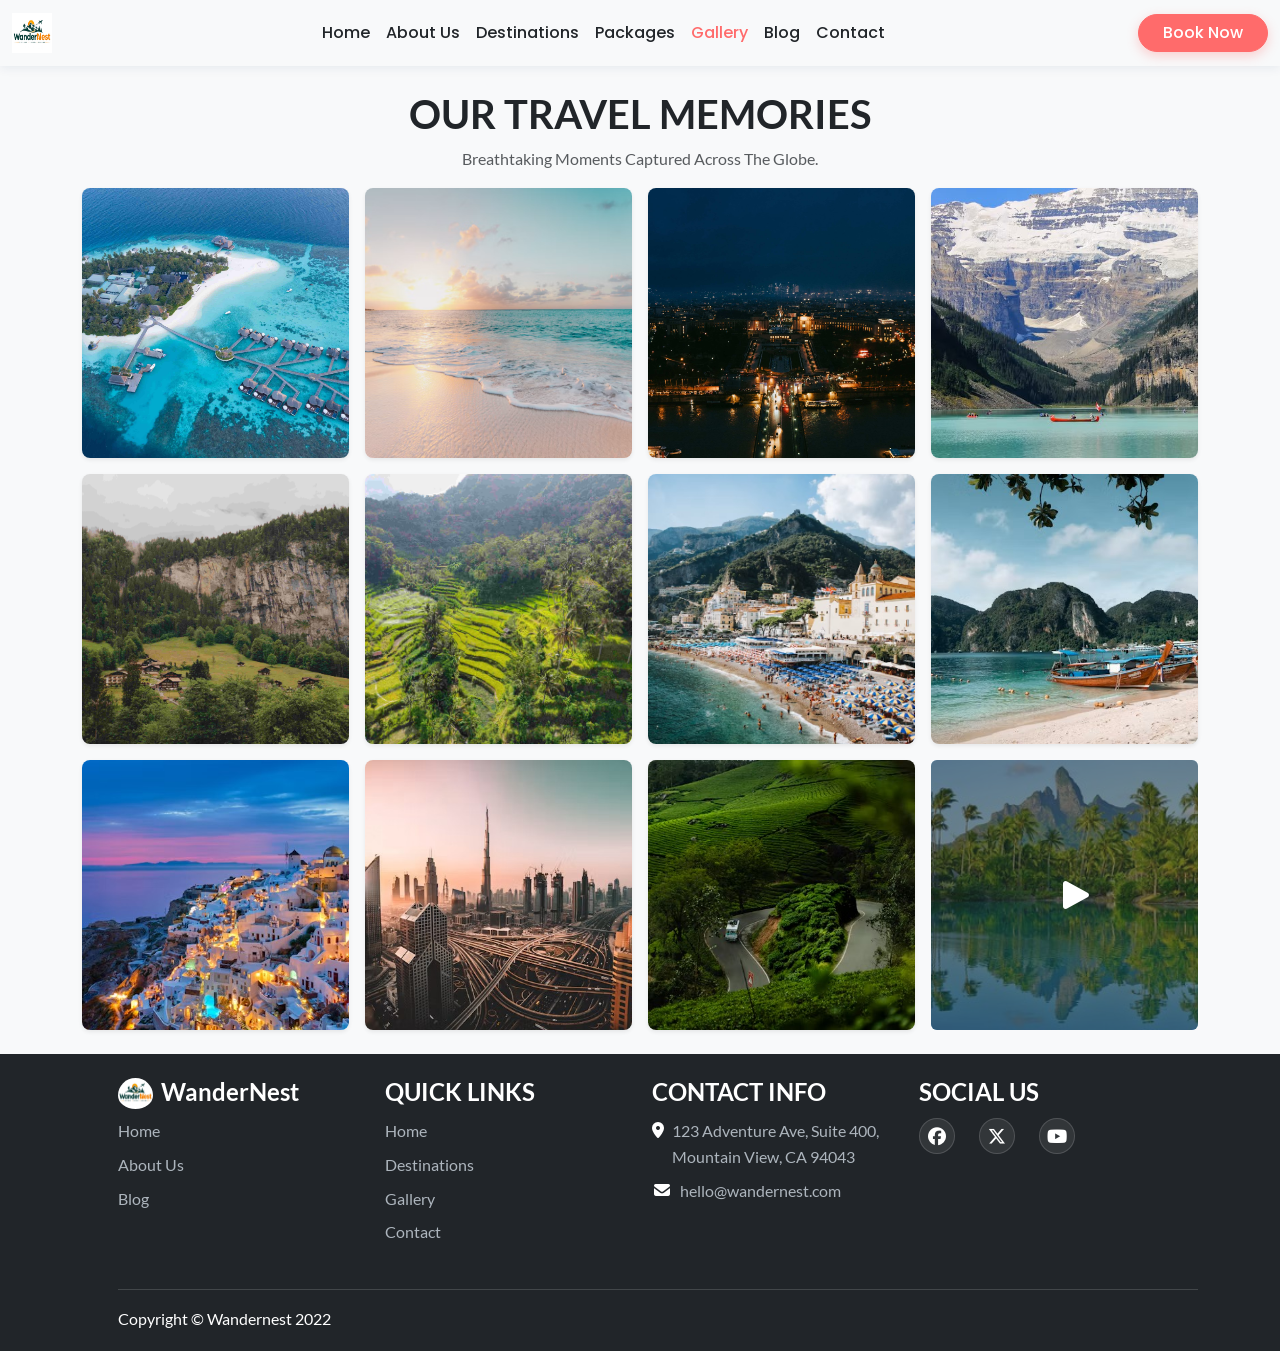
<file: gallery.html>
<!doctype html>
<html lang="en">
  <head>
    <meta charset="utf-8">
    <meta name="viewport" content="width=device-width, initial-scale=1">
    <title>Gallery - WanderNest</title>
                        <!-- ===== plugins ===== -->
    <!-- ===== bootstrap ===== -->
    <link rel="stylesheet" href="./assets/plugins/bootstrap/css/bootstrap.min.css">

    <!-- ===== wow ===== -->
    <link rel="stylesheet" href="./assets/plugins/wow/css/animate.min.css">

    <!-- ===== font-awesome icons ===== -->
    <link rel="stylesheet" href="./assets/plugins/fontawesome/css/all.min.css">

    <!-- ===== fancybox ===== --> 
    <link rel="stylesheet" href="./assets/plugins/fancybox/css/jquery.fancybox.min.css" />

                        <!-- ===== custom stylesheet ===== -->
    <!-- ===== common ===== -->
    <link rel="stylesheet" href="./assets/css/common.css">
      
    <!-- ===== gallery ===== -->
    <link rel="stylesheet" href="./assets/css/gallery.css">
  </head>
  <body>
    <header class="sticky-top">
      <!-- ===== navigation bar ===== -->
      <nav class="navbar navbar-expand-lg bg-body-tertiary">
        <div class="container-fluid">
          <!-- ===== logo ===== -->
          <a class="navbar-brand" href="index.html">
            <img class="logo" src="./assets/images/header/WanderNest.jpeg" width="40" height="40" alt="company-logo">
          </a>
      
          <!-- ===== mobile hamburger ===== -->
          <button class="navbar-toggler" type="button" data-bs-toggle="collapse" data-bs-target="#navbarSupportedContent"
            aria-controls="navbarSupportedContent" aria-expanded="false" aria-label="Toggle navigation">
            <span class="navbar-toggler-icon"></span>
          </button>
      
          <!-- ===== nav-links ===== -->
          <div class="collapse navbar-collapse text-capitalize" id="navbarSupportedContent">
            <ul class="navbar-nav me-auto mb-2 mb-lg-0 mx-auto">
              <!-- ===== link 1 ===== -->
              <li class="nav-item">
                <a class="nav-link" aria-current="page" href="index.html">home</a>
              </li>

              <!-- ===== link 2 ===== -->
              <li class="nav-item">
                <a class="nav-link" href="about.html">about us</a>
              </li>

              <!-- ===== link 3 ===== -->
              <li class="nav-item">
                <a class="nav-link" href="destinations.html">destinations</a>
              </li>

              <!-- ===== link 4 ===== -->
              <li class="nav-item">
                <a class="nav-link" href="packages.html">packages</a>
              </li>

              <!-- ===== link 5 ===== -->
              <li class="nav-item">
                <a class="nav-link active" href="gallery.html">gallery</a>
              </li>

              <!-- ===== link 6 ===== -->
              <li class="nav-item">
                <a class="nav-link" href="blog.html">blog</a>
              </li>
              
              <!-- ===== link 7 ===== -->
              <li class="nav-item">
                <a class="nav-link" href="contact.html">contact</a>
              </li>
            </ul>
      
            <!-- ===== button ===== -->
            <a href="contact.html" class="btn btn-primary rounded-pill px-4 text-capitalize">book now</a>
          </div>
        </div>
      </nav>
    </header>

    <main>
      <section class="gallery-section py-4">
        <div class="container">
          <!-- ===== main-title ===== -->
          <div class="text-center wow animate__animated animate__fadeIn">
            <h1 class="fw-bold text-uppercase mb-2">our travel memories</h1>
            <p class="text-muted text-capitalize">breathtaking moments captured across the globe.</p>
          </div>
          
          <!-- ===== gallery ===== -->
          <div class="row g-3 wow animate__animated animate__fadeInUp">
            <!-- ===== image-1 ===== -->
            <div class="col-6 col-md-4 col-lg-3">
              <a href="./assets/images/home/destinations/dest-1.jpg" data-fancybox="tour-gallery" data-caption="Tropical Paradise Beach" class="gallery-card d-block position-relative overflow-hidden rounded-3 shadow-sm">
                <img src="./assets/images/home/destinations/dest-1.jpg" class="gallery-img" alt="Gallery Image">

                <!-- ===== overlay ===== -->
                <div class="gallery-overlay d-flex align-items-center justify-content-center">
                  <span class="zoom-icon"><i class="fa-solid fa-magnifying-glass-plus me-1"></i></span>
                </div>
              </a>
            </div>  

            <!-- ===== image-2 ===== -->
            <div class="col-6 col-md-4 col-lg-3">
              <a href="./assets/images/home/destinations/dest-2.avif" data-fancybox="tour-gallery" data-caption="Coastal Horizon View" class="gallery-card d-block position-relative overflow-hidden rounded-3 shadow-sm">
                <img src="./assets/images/home/destinations/dest-2.avif" class="gallery-img" alt="Gallery Image">

                <!-- ===== overlay ===== -->
                <div class="gallery-overlay d-flex align-items-center justify-content-center">
                  <span class="zoom-icon"><i class="fa-solid fa-magnifying-glass-plus me-1"></i></span>
                </div>
              </a>
            </div>

            <!-- ===== image-3 ===== -->
            <div class="col-6 col-md-4 col-lg-3">
              <a href="./assets/images/home/destinations/dest-3.jpg" data-fancybox="tour-gallery" data-caption="Serene Island Lagoon" class="gallery-card d-block position-relative overflow-hidden rounded-3 shadow-sm">
                <img src="./assets/images/home/destinations/dest-3.jpg" class="gallery-img" alt="Gallery Image">

                <!-- ===== overlay ===== -->
                <div class="gallery-overlay d-flex align-items-center justify-content-center">
                  <span class="zoom-icon"><i class="fa-solid fa-magnifying-glass-plus me-1"></i></span>
                </div>
              </a>
            </div>

            <!-- ===== image-4 ===== -->
            <div class="col-6 col-md-4 col-lg-3">
              <a href="./assets/images/home/destinations2/hills-8.jpg" data-fancybox="tour-gallery" data-caption="Misty Mountain Range" class="gallery-card d-block position-relative overflow-hidden rounded-3 shadow-sm">
                <img src="./assets/images/home/destinations2/hills-8.jpg" class="gallery-img" alt="Gallery Image">

                <!-- ===== overlay ===== -->
                <div class="gallery-overlay d-flex align-items-center justify-content-center">
                  <span class="zoom-icon"><i class="fa-solid fa-magnifying-glass-plus me-1"></i></span>
                </div>
              </a>
            </div>

            <!-- ===== image-5 ===== -->
            <div class="col-6 col-md-4 col-lg-3">
              <a href="./assets/images/home/destinations/dest-5.jpg" data-fancybox="tour-gallery" data-caption="Historic Architecture Tour" class="gallery-card d-block position-relative overflow-hidden rounded-3 shadow-sm">
                <img src="./assets/images/home/destinations/dest-5.jpg" class="gallery-img" alt="Gallery Image">

                <!-- ===== overlay ===== -->
                <div class="gallery-overlay d-flex align-items-center justify-content-center">
                  <span class="zoom-icon"><i class="fa-solid fa-magnifying-glass-plus me-1"></i></span>
                </div>
              </a>
            </div>

            <!-- ===== image-6 ===== -->
            <div class="col-6 col-md-4 col-lg-3">
              <a href="./assets/images/home/destinations/dest-6.jpg" data-fancybox="tour-gallery" data-caption="Golden Sunset Evening" class="gallery-card d-block position-relative overflow-hidden rounded-3 shadow-sm">
                <img src="./assets/images/home/destinations/dest-6.jpg" class="gallery-img" alt="Gallery Image">

                <!-- ===== overlay ===== -->
                <div class="gallery-overlay d-flex align-items-center justify-content-center">
                  <span class="zoom-icon"><i class="fa-solid fa-magnifying-glass-plus me-1"></i></span>
                </div>
              </a>
            </div>

            <!-- ===== image-7 ===== -->
            <div class="col-6 col-md-4 col-lg-3">
              <a href="./assets/images/home/destinations2/beach-3.jpg" data-fancybox="tour-gallery" data-caption="Pristine White Sands" class="gallery-card d-block position-relative overflow-hidden rounded-3 shadow-sm">
                <img src="./assets/images/home/destinations2/beach-3.jpg" class="gallery-img" alt="Gallery Image">

                <!-- ===== overlay ===== -->
                <div class="gallery-overlay d-flex align-items-center justify-content-center">
                  <span class="zoom-icon"><i class="fa-solid fa-magnifying-glass-plus me-1"></i></span>
                </div>
              </a>
            </div>

            <!-- ===== image-8 ===== -->
            <div class="col-6 col-md-4 col-lg-3">
              <a href="./assets/images/home/destinations2/beach-4.jpg" data-fancybox="tour-gallery" data-caption="Crystal Clear Ocean Waters" class="gallery-card d-block position-relative overflow-hidden rounded-3 shadow-sm">
                <img src="./assets/images/home/destinations2/beach-4.jpg" class="gallery-img" alt="Gallery Image">

                <!-- ===== overlay ===== -->
                <div class="gallery-overlay d-flex align-items-center justify-content-center">
                  <span class="zoom-icon"><i class="fa-solid fa-magnifying-glass-plus me-1"></i></span>
                </div>
              </a>
            </div>

            <!-- ===== image-9 ===== -->
            <div class="col-6 col-md-4 col-lg-3">
              <a href="./assets/images/home/destinations2/city-11.jpg" data-fancybox="tour-gallery" data-caption="Vibrant City Skyline at Night" class="gallery-card d-block position-relative overflow-hidden rounded-3 shadow-sm">
                <img src="./assets/images/home/destinations2/city-11.jpg" class="gallery-img" alt="Gallery Image">

                <!-- ===== overlay ===== -->
                <div class="gallery-overlay d-flex align-items-center justify-content-center">
                  <span class="zoom-icon"><i class="fa-solid fa-magnifying-glass-plus me-1"></i></span>
                </div>
              </a>
            </div>

            <!-- ===== image-10 ===== -->
            <div class="col-6 col-md-4 col-lg-3">
              <a href="./assets/images/home/destinations2/city-12.jpg" data-fancybox="tour-gallery" data-caption="Urban Exploration & Streets" class="gallery-card d-block position-relative overflow-hidden rounded-3 shadow-sm">
                <img src="./assets/images/home/destinations2/city-12.jpg" class="gallery-img" alt="Gallery Image">

                <!-- ===== overlay ===== -->
                <div class="gallery-overlay d-flex align-items-center justify-content-center">
                  <span class="zoom-icon"><i class="fa-solid fa-magnifying-glass-plus me-1"></i></span>
                </div>
              </a>
            </div>

            <!-- ===== image-11 ===== -->
            <div class="col-6 col-md-4 col-lg-3">
              <a href="./assets/images/home/destinations2/hills-7.jpg" data-fancybox="tour-gallery" data-caption="Green Valley Hike Trail" class="gallery-card d-block position-relative overflow-hidden rounded-3 shadow-sm">
                <img src="./assets/images/home/destinations2/hills-7.jpg" class="gallery-img" alt="Gallery Image">

                <!-- ===== overlay ===== -->
                <div class="gallery-overlay d-flex align-items-center justify-content-center">
                  <span class="zoom-icon"><i class="fa-solid fa-magnifying-glass-plus me-1"></i></span>
                </div>
              </a>
            </div>

            <!-- ===== image-12 video ===== -->
            <div class="col-6 col-md-4 col-lg-3">
              <div class="card border-0 overflow-hidden h-100">
                <a href="./assets/videos/travel-video.mp4" 
                   data-fancybox="tour-gallery" 
                   data-caption="WanderNest Maldives Resort Tour & Overview" 
                   class="gallery-item position-relative d-block h-100">
              
                  <img src="./assets/images/gallery/bora-2.jpg" 
                       alt="travel image" 
                       class="w-100 h-100 object-fit-cover gallery-video">
              
                  <!-- ===== overlay ===== -->
                  <div class="overlay position-absolute top-0 start-0 w-100 h-100 d-flex align-items-center justify-content-center bg-dark bg-opacity-50">
                    <i class="fa-solid fa-play text-white fs-2 bg-coral p-3 rounded-circle shadow" style="background-color: var(--brand-coral);"></i>
                  </div>
                </a>
              </div>
            </div>
          </div>
        </div>
      </section>
    </main>

    <footer>
      <section class="pt-4 pb-3 text-white">
        <div class="container px-3 px-md-5">
          <div class="row gy-4 justify-content-between">
            <div class="col-lg-3 col-md-6">
              <!-- ===== main links ===== -->
              <div class="d-flex gap-2">
                <img class="rounded-pill pb-1" src="./assets/images/header/WanderNest.jpeg" width="35" height="35" alt="logo">
                <h2 class="fw-bold pb-1 fs-4 text-white">WanderNest</h2>
              </div>
              <div class="text-capitalize">
                <ul>
                  <li class="pb-2"><a href="index.html">home</a></li>
                  <li class="pb-2"><a href="about.html">about us</a></li>
                  <li class="pb-2"><a href="blog.html">blog</a></li>
                </ul>
              </div>
            </div>
    
            <!-- ===== quick links ===== -->
            <div class="col-lg-3 col-md-6">
              <h2 class="fw-bold pb-1 fs-4 text-white text-uppercase">quick links</h2>
              <div class="text-capitalize">
                <ul>
                  <li class="pb-2"><a href="index.html">home</a></li>
                  <li class="pb-2"><a href="destinations.html">destinations</a></li>
                  <li class="pb-2"><a href="gallery.html">gallery</a></li>
                  <li class="pb-2"><a href="contact.html">contact</a></li>
                </ul>
              </div>
            </div>
    
            <!-- ===== contact links ===== -->
            <div class="col-lg-3 col-md-6">
              <h2 class="fw-bold pb-1 fs-4 text-white text-uppercase">contact info</h2>
              <div class="d-flex gap-2">
                <i class="fa-solid fa-location-dot pt-1"></i>
                <ul>
                  <li class="pb-2"><a href="https://www.google.com/maps/search/?api=1&query=123+Adventure+Ave,+Suite+400,+Mountain+View,+CA+94043" class="text-capitalize">123 Adventure Ave, Suite 400, Mountain View, <span>CA </span>94043</a></li>
                </ul>
              </div>
              <div class="d-flex gap-2">
                <i class="fa-solid fa-envelope pt-1"></i>
                <ul>
                  <li class="pb-2"><a href="mailto:hello@wandernest.com">hello@wandernest.com</a></li>
                </ul>
              </div>
            </div>
    
            <!-- ===== social links ===== -->
            <div class="col-lg-3 col-md-6"> 
              <h2 class="fw-bold pb-1 fs-4 text-white text-uppercase">social us</h2>
              <!-- ===== social icons ===== -->
              <div class="d-flex align-items-center gap-4">
                <div class="social-icon"><i class="fa-brands fa-facebook"></i></div>
                <div class="social-icon"><i class="fa-brands fa-x-twitter"></i></div>
                <div class="social-icon"><i class="fa-brands fa-youtube"></i></div>
              </div>
            </div>
          </div>
        </div>
      </section>

      <!-- ===== copyright ===== -->
      <section class="container ps-5 py-1">
        <hr>
        <p class="text-capitalize text-white">copyright © wandernest 2022</p>
      </section>
    </footer>

                        <!-- ===== plugins ===== -->
    <!-- ===== bootstrap ===== -->
    <script src="./assets/plugins/bootstrap/js/bootstrap.bundle.min.js"></script>

    <!-- ===== wow ===== -->
    <script src="./assets/plugins/wow/js/wow.min.js"></script>

    <!-- ===== fancybox ===== -->
    <script src="./assets/plugins/fancybox/js/jquery.min.js"></script>
    <script src="./assets/plugins/fancybox/js/jquery.fancybox.min.js"></script>

    <!-- ===== LOGIC RUNTIME INITIALIZATIONS ===== -->
    <script>
      document.addEventListener("DOMContentLoaded", function() {
        
        // A. Run WOW Animations
        try {
          new WOW({ boxClass: 'wow', animateClass: 'animate__animated', offset: 60 }).init();
        } catch(e) { console.error("WOW failed:", e); }

        // ===== fancybox =====
        $(document).ready(function() {
          $('[data-fancybox="tour-gallery"]').fancybox({
            caption: function(instance, item) {
              return $(this).attr('data-caption') || '';
            },

            thumbs: {
              autoStart: true
            },

            buttons: [
              "zoom",
              "slideShow",
              "fullScreen",
              "thumbs",
              "close"
            ],

            youtube: {
              controls: 1,
              showinfo: 0
            }
          });
        });

      });
    </script>
  </body>
</html>
</file>
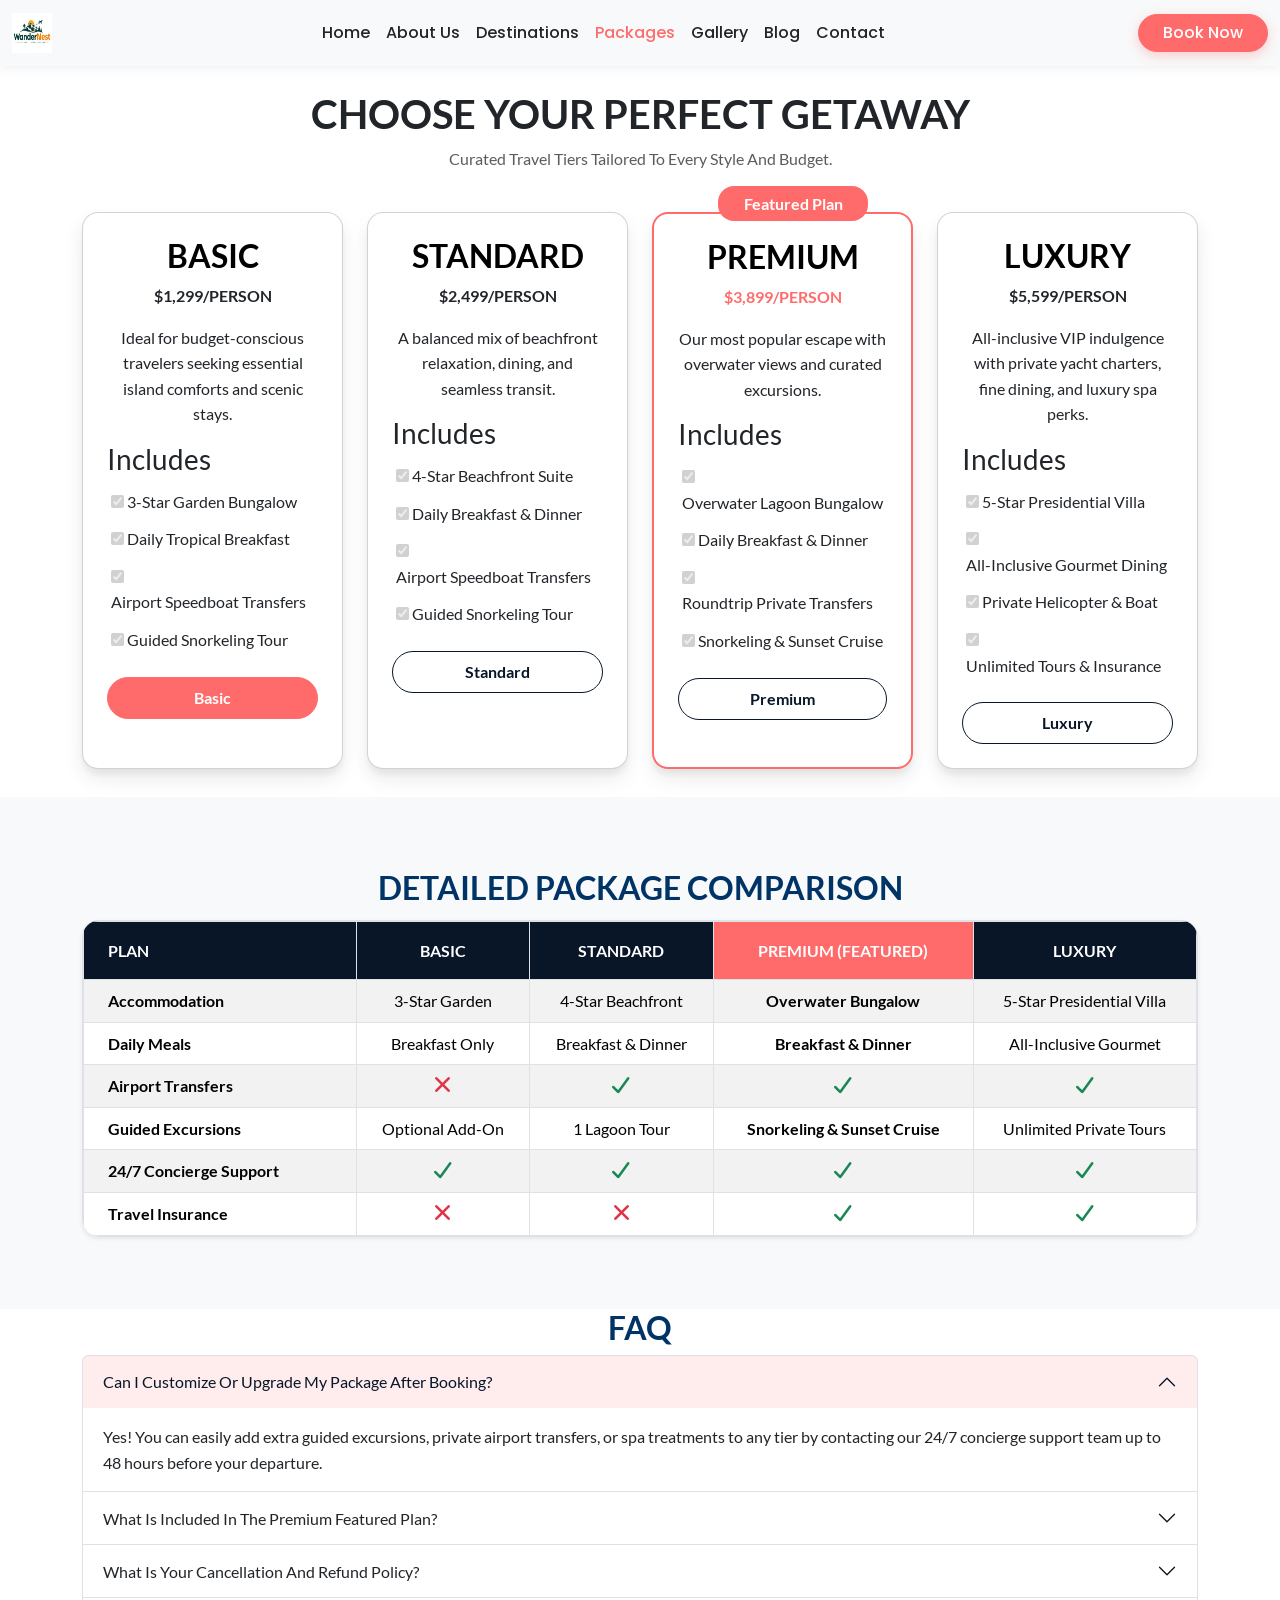
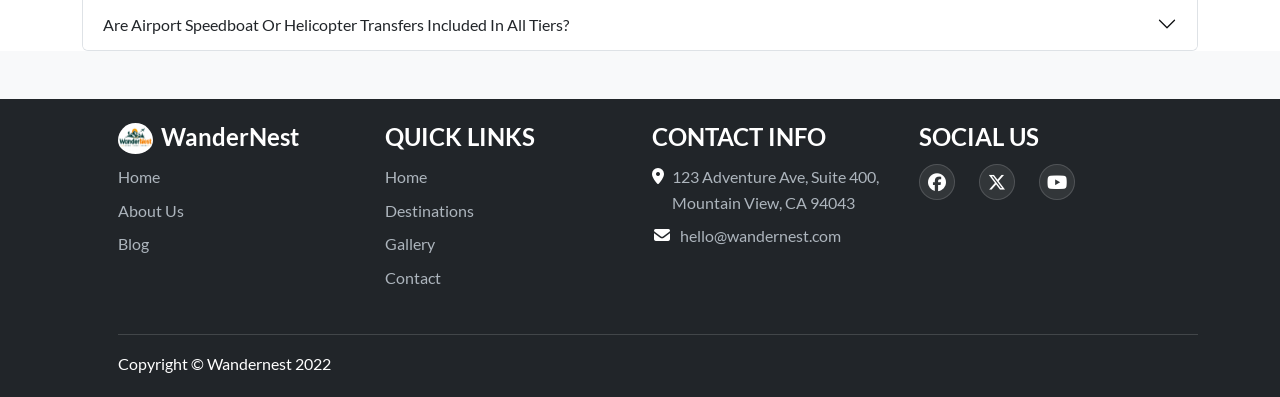
<file: packages.html>
<!doctype html>
<html lang="en">
  <head>
    <meta charset="utf-8">
    <meta name="viewport" content="width=device-width, initial-scale=1">
    <title>Packages - WanderNest</title>
                        <!-- ===== plugins ===== -->
    <!-- ===== bootstrap ===== -->
    <link rel="stylesheet" href="./assets/plugins/bootstrap/css/bootstrap.min.css">

    <!-- ===== wow ===== -->
    <link rel="stylesheet" href="./assets/plugins/wow/css/animate.min.css">

    <!-- ===== font-awesome icons ===== -->
    <link rel="stylesheet" href="./assets/plugins/fontawesome/css/all.min.css">

                        <!-- ===== custom stylesheet ===== -->
    <!-- ===== common ===== -->
    <link rel="stylesheet" href="./assets/css/common.css">
      
    <!-- ===== packages ===== -->
    <link rel="stylesheet" href="./assets/css/packages.css">
  </head>
  <body>
    <header class="sticky-top">
      <!-- ===== navigation bar ===== -->
      <nav class="navbar navbar-expand-lg bg-body-tertiary">
        <div class="container-fluid">
          <!-- ===== logo ===== -->
          <a class="navbar-brand" href="index.html">
            <img class="logo" src="./assets/images/header/WanderNest.jpeg" width="40" height="40" alt="company-logo">
          </a>
      
          <!-- ===== mobile hamburger ===== -->
          <button class="navbar-toggler" type="button" data-bs-toggle="collapse" data-bs-target="#navbarSupportedContent"
            aria-controls="navbarSupportedContent" aria-expanded="false" aria-label="Toggle navigation">
            <span class="navbar-toggler-icon"></span>
          </button>
      
          <!-- ===== nav-links ===== -->
          <div class="collapse navbar-collapse text-capitalize" id="navbarSupportedContent">
            <ul class="navbar-nav me-auto mb-2 mb-lg-0 mx-auto">
              <!-- ===== link 1 ===== -->
              <li class="nav-item">
                <a class="nav-link" aria-current="page" href="index.html">home</a>
              </li>

              <!-- ===== link 2 ===== -->
              <li class="nav-item">
                <a class="nav-link" href="about.html">about us</a>
              </li>

              <!-- ===== link 3 ===== -->
              <li class="nav-item">
                <a class="nav-link" href="destinations.html">destinations</a>
              </li>

              <!-- ===== link 4 ===== -->
              <li class="nav-item">
                <a class="nav-link active" href="packages.html">packages</a>
              </li>

              <!-- ===== link 5 ===== -->
              <li class="nav-item">
                <a class="nav-link" href="gallery.html">gallery</a>
              </li>

              <!-- ===== link 6 ===== -->
              <li class="nav-item">
                <a class="nav-link" href="blog.html">blog</a>
              </li>
              
              <!-- ===== link 7 ===== -->
              <li class="nav-item">
                <a class="nav-link" href="contact.html">contact</a>
              </li>
            </ul>
      
            <!-- ===== button ===== -->
            <a href="contact.html" class="btn btn-primary rounded-pill px-4 text-capitalize">book now</a>
          </div>
        </div>
      </nav>
    </header>

    <main>
      <!-- ===== package cards ===== -->
      <section class="package-card py-4 bg-white">
        <div class="container">
          <!-- ===== main-title ===== -->
          <div class="text-center wow animate__animated animate__fadeIn">
            <h1 class="fw-bold text-uppercase mb-2">choose your perfect getaway</h1>
            <p class="text-muted text-capitalize">curated travel tiers tailored to every style and budget.</p>
           </div>
  
          <div class="row justify-content-start g-4 my-1 wow animate__animated animate__fadeInUp">
            <!-- ===== card-1 ===== -->
            <div class="col-lg-4 col-md-5 col-xl-3">
              <div class="card p-4 d-flex flex-column h-100">
                <!-- ===== about-plan ===== -->
                <div class="text-center fw-bold text-uppercase">
                  <h2 class="fw-bold">basic</h2>
                  <p>$1,299/person</p>
                </div>
    
                <p class="text-center">Ideal for budget-conscious travelers seeking essential island comforts and scenic stays.</p>
                
                <!-- ===== plan details ===== -->
                <div class="text-capitalize">
                  <h3>includes</h3>
                  <div class="form-check p-1 my-1">
                    <input type="checkbox" id="basic-1" disabled checked>
                    <label for="basic-1">3-star garden bungalow</label>
                  </div>
    
                  <div class="form-check p-1 my-1">
                    <input type="checkbox" id="basic-2" disabled checked>
                    <label for="basic-2">daily tropical breakfast</label>
                  </div>
    
                  <div class="form-check p-1 my-1">
                    <input type="checkbox" id="basic-3" disabled checked>
                    <label for="basic-3">airport speedboat transfers</label>
                  </div>
    
                  <div class="form-check p-1 my-1">
                    <input type="checkbox" id="basic-4" disabled checked>
                    <label for="basic-4">guided snorkeling tour</label>
                  </div>
                </div>
    
                <!-- ===== buttons ===== -->
                <input type="radio" name="filter" id="filter-basic" class="d-none" checked>
                <label for="filter-basic" class="btn2 mx-auto w-100 btn rounded-pill px-4 py-2 text-capitalize mt-3">basic</label> 
              </div>
            </div>
  
            <!-- ===== card-2 ===== -->
            <div class="col-lg-4 col-md-5 col-xl-3">
              <div class="card p-4 d-flex flex-column h-100">
                <!-- ===== about-plan ===== -->
                <div class="text-center fw-bold text-uppercase">
                  <h2 class="fw-bold">standard</h2>
                  <p>$2,499/person</p>
                </div>
    
                <p class="text-center">A balanced mix of beachfront relaxation, dining, and seamless transit.</p>
                
                <!-- ===== plan details ===== -->
                <div class="text-capitalize">
                  <h3>includes</h3>
                  <div class="form-check p-1 my-1">
                    <input type="checkbox" id="standard-1" disabled checked>
                    <label for="standard-1">4-star beachfront suite</label>
                  </div>
    
                  <div class="form-check p-1 my-1">
                    <input type="checkbox" id="standard-2" disabled checked>
                    <label for="standard-2">daily breakfast & dinner</label>
                  </div>
    
                  <div class="form-check p-1 my-1">
                    <input type="checkbox" id="standard-3" disabled checked>
                    <label for="standard-3">airport speedboat transfers</label>
                  </div>
    
                  <div class="form-check p-1 my-1">
                    <input type="checkbox" id="standard-4" disabled checked>
                    <label for="standard-4">guided snorkeling tour</label>
                  </div>
                </div>
                
                <!-- ===== buttons ===== -->
                <input type="radio" name="filter" id="filter-standard" class="d-none">
                <label for="filter-standard" class="btn2 mx-auto w-100 btn rounded-pill px-4 py-2 text-capitalize mt-3">standard</label> 
              </div>
            </div>
            
            <!-- ===== card-3 ===== -->
            <div class="col-lg-4 col-md-5 col-xl-3">
              <div class="card p-4 d-flex flex-column h-100">
                <!-- ===== about-plan ===== -->
                <div class="text-center fw-bold text-uppercase">
                  <h2 class="fw-bold">premium</h2>
                  <p>$3,899/person</p>
                </div>
    
                <p class="text-center">Our most popular escape with overwater views and curated excursions.</p>
                
                <!-- ===== plan details ===== -->
                <div class="text-capitalize">
                  <h3>includes</h3>
                  <div class="form-check p-1 my-1">
                    <input type="checkbox" id="premium-1" disabled checked>
                    <label for="premium-1">overwater lagoon bungalow</label>
                  </div>
    
                  <div class="form-check p-1 my-1">
                    <input type="checkbox" id="premium-2" disabled checked>
                    <label for="premium-2">daily breakfast & dinner</label>
                  </div>
    
                  <div class="form-check p-1 my-1">
                    <input type="checkbox" id="premium-3" disabled checked>
                    <label for="premium-3">roundtrip private transfers</label>
                  </div>
    
                  <div class="form-check p-1 my-1">
                    <input type="checkbox" id="premium-4" disabled checked>
                    <label for="premium-4">snorkeling & sunset cruise</label>
                  </div>
                </div>
                
                <!-- ===== buttons ===== -->
                <input type="radio" name="filter" id="filter-premium" class="d-none">
                <label for="filter-premium" class="btn2 mx-auto w-100 btn rounded-pill px-4 py-2 text-capitalize mt-3">premium</label> 
              </div>
            </div>
  
            <!-- ===== card-4 ===== -->
            <div class="col-lg-4 col-md-5 col-xl-3">
              <div class="card p-4 d-flex flex-column h-100">
                <!-- ===== about-plan ===== -->
                <div class="text-center fw-bold text-uppercase">
                  <h2 class="fw-bold">luxury</h2>
                  <p>$5,599/person</p>
                </div>
    
                <p class="text-center">All-inclusive VIP indulgence with private yacht charters, fine dining, and luxury spa perks.</p>
                
                <!-- ===== plan details ===== -->
                <div class="text-capitalize">
                  <h3>includes</h3>
                  <div class="form-check p-1 my-1">
                    <input type="checkbox" id="luxury-1" disabled checked>
                    <label for="luxury-1">5-star presidential villa</label>
                  </div>
    
                  <div class="form-check p-1 my-1">
                    <input type="checkbox" id="luxury-2" disabled checked>
                    <label for="luxury-2">all-inclusive gourmet dining</label>
                  </div>
    
                  <div class="form-check p-1 my-1">
                    <input type="checkbox" id="luxury-3" disabled checked>
                    <label for="luxury-3">private helicopter & boat</label>
                  </div>
    
                  <div class="form-check p-1 my-1">
                    <input type="checkbox" id="luxury-4" disabled checked>
                    <label for="luxury-4">unlimited tours & insurance</label>
                  </div>
                </div>
                
                <!-- ===== buttons ===== -->
                <input type="radio" name="filter" id="filter-luxury" class="d-none">
                <label for="filter-luxury" class="btn2 mx-auto w-100 btn rounded-pill px-4 py-2 text-capitalize mt-3">luxury</label> 
              </div>
            </div>
          </div>
        </div>
      </section>

      <!-- ===== comparison table ===== -->
      <section class="comparison-section my-5 py-4">
        <div class="container">
          <!-- ===== main-title ===== -->
          <h2 class="text-center fw-bold text-uppercase pb-1 wow animate__animated animate__fadeInUp">detailed package comparison</h2>
  
          <!-- ===== table ===== -->
          <div class="table-responsive rounded-4 shadow-sm border wow animate__animated animate__fadeInUp">
            <table class="table table-striped table-hover table-bordered align-middle text-center mb-0">
              <!-- ===== headings ===== -->
              <thead class="text-uppercase">
                <tr>
                  <th class="text-white text-start ps-4 py-3" style="min-width: 220px; background-color: #081628;">plan</th>
                  <th class="text-white py-3" style="min-width: 140px; background-color: #081628;">basic</th>
                  <th class="text-white py-3" style="min-width: 140px; background-color: #081628;">standard</th>
                  <th class="text-white py-3" style="min-width: 150px; background-color: #ff6b6b;">premium (featured)</th>
                  <th class="text-white py-3" style="min-width: 140px; background-color: #081628;">luxury</th>
                </tr>
              </thead>
  
              <!-- ===== body ===== -->
              <tbody class="text-capitalize">
                <tr>
                  <th class="text-start ps-4">accommodation</th>
                  <td>3-star garden</td>
                  <td>4-star beachfront</td>
                  <td class="fw-semibold">overwater bungalow</td>
                  <td>5-star presidential villa</td>
                </tr>
              
                <tr>
                  <th class="text-start ps-4">daily meals</th>
                  <td>breakfast only</td>
                  <td>breakfast & dinner</td>
                  <td class="fw-semibold">breakfast & dinner</td>
                  <td>all-inclusive gourmet</td>
                </tr>
              
                <tr>
                  <th class="text-start ps-4">airport transfers</th>
                  <td><i class="fa-solid fa-xmark text-danger fs-5"></i></td>
                  <td><i class="fa-solid fa-check text-success fs-5"></i></td>
                  <td><i class="fa-solid fa-check text-success fs-5"></i></td>
                  <td><i class="fa-solid fa-check text-success fs-5"></i></td>
                </tr>
              
                <tr>
                  <th class="text-start ps-4">guided excursions</th>
                  <td>optional add-on</td>
                  <td>1 lagoon tour</td>
                  <td class="fw-semibold">snorkeling & sunset cruise</td>
                  <td>unlimited private tours</td>
                </tr>
              
                <tr>
                  <th class="text-start ps-4">24/7 concierge support</th>
                  <td><i class="fa-solid fa-check text-success fs-5"></i></td>
                  <td><i class="fa-solid fa-check text-success fs-5"></i></td>
                  <td><i class="fa-solid fa-check text-success fs-5"></i></td>
                  <td><i class="fa-solid fa-check text-success fs-5"></i></td>
                </tr>
              
                <tr>
                  <th class="text-start ps-4">travel insurance</th>
                  <td><i class="fa-solid fa-xmark text-danger fs-5"></i></td>
                  <td><i class="fa-solid fa-xmark text-danger fs-5"></i></td>
                  <td><i class="fa-solid fa-check text-success fs-5"></i></td>
                  <td><i class="fa-solid fa-check text-success fs-5"></i></td>
                </tr>
              </tbody>
            </table>
          </div>
        </div>
      </section>

      <!-- ===== faq section ===== -->
      <section class="faq-section d-flex gap-5 align-items-center my-5 justify-content-center bg-white">
        <div class="container">
          <!-- ===== main-title ===== -->
          <h2 class="text-uppercase fw-bold text-center wow animate__animated animate__fadeInUp">faq</h2>
          <div class="accordion wow animate__animated animate__fadeInUp" id="accordionExample">
            <!-- ===== bar-1 ===== -->
            <div class="accordion-item">
              <h2 class="accordion-header">
                <button class="accordion-button text-capitalize" type="button" data-bs-toggle="collapse" data-bs-target="#collapseOne" aria-expanded="true" aria-controls="collapseOne">Can I customize or upgrade my package after booking?</button>
              </h2>
              <div id="collapseOne" class="accordion-collapse collapse show" data-bs-parent="#accordionExample">
                <div class="accordion-body">
                  <p class="m-0">Yes! You can easily add extra guided excursions, private airport transfers, or spa treatments to any tier by contacting our 24/7 concierge support team up to 48 hours before your departure.</p>
                </div>
              </div>
            </div>
  
            <!-- ===== bar-2 ===== -->
            <div class="accordion-item">
              <h2 class="accordion-header">
                <button class="accordion-button collapsed text-capitalize" type="button" data-bs-toggle="collapse" data-bs-target="#collapseTwo" aria-expanded="false" aria-controls="collapseTwo">What is included in the Premium Featured Plan?</button>
              </h2>
              <div id="collapseTwo" class="accordion-collapse collapse" data-bs-parent="#accordionExample">
                <div class="accordion-body">
                  <p class="m-0">The Premium plan includes 7 nights in an overwater lagoon bungalow, daily breakfast and dinner, roundtrip private transfers, and curated snorkeling and sunset cruise excursions.</p>
                </div>
              </div>
            </div>
  
            <!-- ===== bar-3 ===== -->
            <div class="accordion-item">
              <h2 class="accordion-header">
                <button class="accordion-button collapsed text-capitalize" type="button" data-bs-toggle="collapse" data-bs-target="#collapseThree" aria-expanded="false" aria-controls="collapseThree">What is your cancellation and refund policy?</button>
              </h2>
              <div id="collapseThree" class="accordion-collapse collapse text-capitalize" data-bs-parent="#accordionExample">
                <div class="accordion-body">
                  <p class="m-0">We offer a full 100% refund for cancellations made up to 14 days before your scheduled trip date. For cancellations within 14 days, flexible rescheduling options are available.</p>
                </div>
              </div>
            </div>
  
            <!-- ===== bar-4 ===== -->
            <div class="accordion-item">
              <h2 class="accordion-header">
                <button class="accordion-button collapsed text-capitalize" type="button" data-bs-toggle="collapse" data-bs-target="#collapseFour" aria-expanded="false" aria-controls="collapseFour">Are airport speedboat or helicopter transfers included in all tiers?</button>
              </h2>
              <div id="collapseFour" class="accordion-collapse collapse text-capitalize" data-bs-parent="#accordionExample">
                <div class="accordion-body">
                  <p class="m-0">Airport transfers are included by default in the Standard, Premium, and Luxury packages. For the Basic tier, speedboat transfers can be added as an optional selection during checkout.</p>
                </div>
              </div>
            </div>
          </div>
        </div>
      </section>
    </main>

    <footer>
      <section class="pt-4 pb-3 text-white">
        <div class="container px-3 px-md-5">
          <div class="row gy-4 justify-content-between">
            <div class="col-lg-3 col-md-6">
              <!-- ===== main links ===== -->
              <div class="d-flex gap-2">
                <img class="rounded-pill pb-1" src="./assets/images/header/WanderNest.jpeg" width="35" height="35" alt="logo">
                <h2 class="fw-bold pb-1 fs-4 text-white">WanderNest</h2>
              </div>
              <div class="text-capitalize">
                <ul>
                  <li class="pb-2"><a href="index.html">home</a></li>
                  <li class="pb-2"><a href="about.html">about us</a></li>
                  <li class="pb-2"><a href="blog.html">blog</a></li>
                </ul>
              </div>
            </div>
    
            <!-- ===== quick links ===== -->
            <div class="col-lg-3 col-md-6">
              <h2 class="fw-bold pb-1 fs-4 text-white text-uppercase">quick links</h2>
              <div class="text-capitalize">
                <ul>
                  <li class="pb-2"><a href="index.html">home</a></li>
                  <li class="pb-2"><a href="destinations.html">destinations</a></li>
                  <li class="pb-2"><a href="gallery.html">gallery</a></li>
                  <li class="pb-2"><a href="contact.html">contact</a></li>
                </ul>
              </div>
            </div>
    
            <!-- ===== contact links ===== -->
            <div class="col-lg-3 col-md-6">
              <h2 class="fw-bold pb-1 fs-4 text-white text-uppercase">contact info</h2>
              <div class="d-flex gap-2">
                <i class="fa-solid fa-location-dot pt-1"></i>
                <ul>
                  <li class="pb-2"><a href="https://www.google.com/maps/search/?api=1&query=123+Adventure+Ave,+Suite+400,+Mountain+View,+CA+94043" class="text-capitalize">123 Adventure Ave, Suite 400, Mountain View, <span>CA </span>94043</a></li>
                </ul>
              </div>
              <div class="d-flex gap-2">
                <i class="fa-solid fa-envelope pt-1"></i>
                <ul>
                  <li class="pb-2"><a href="mailto:hello@wandernest.com">hello@wandernest.com</a></li>
                </ul>
              </div>
            </div>
    
            <!-- ===== social links ===== -->
            <div class="col-lg-3 col-md-6"> 
              <h2 class="fw-bold pb-1 fs-4 text-white text-uppercase">social us</h2>
              <!-- ===== social icons ===== -->
              <div class="d-flex align-items-center gap-4">
                <div class="social-icon"><i class="fa-brands fa-facebook"></i></div>
                <div class="social-icon"><i class="fa-brands fa-x-twitter"></i></div>
                <div class="social-icon"><i class="fa-brands fa-youtube"></i></div>
              </div>
            </div>
          </div>
        </div>
      </section>

      <!-- ===== copyright ===== -->
      <section class="container ps-5 py-1">
        <hr>
        <p class="text-capitalize text-white">copyright © wandernest 2022</p>
      </section>
    </footer>

                        <!-- ===== plugins ===== -->
    <!-- ===== bootstrap ===== -->
    <script src="./assets/plugins/bootstrap/js/bootstrap.bundle.min.js"></script>

    <!-- ===== wow ===== -->
    <script src="./assets/plugins/wow/js/wow.min.js"></script>

    <!-- ===== LOGIC RUNTIME INITIALIZATIONS ===== -->
    <script>
      document.addEventListener("DOMContentLoaded", function() {
        
        // A. Run WOW Animations
        try {
          new WOW({ boxClass: 'wow', animateClass: 'animate__animated', offset: 60 }).init();
        } catch(e) { console.error("WOW failed:", e); }
      });
    </script>
  </body>
</html>
</file>
<file: assets/css/common.css>
/* ===== font-family Lato ===== */
@font-face {
   font-family: 'Lato';
   src: url('../plugins/fonts/Lato/Lato-Black.eot');
   src: url('../plugins/fonts/Lato/Lato-black.eot?#iefix') format('embedded-opentype'),
      url('../plugins/fonts/Lato/Lato-black.woff2') format('woff2'),
      url('../plugins/fonts/Lato/Lato-black.woff') format('woff'),
      url('../plugins/fonts/Lato/Lato-black.ttf') format('truetype'),
      url('../plugins/fonts/Lato/Lato-Black.svg#Lato-Black') format('svg');
   font-weight: 900;
   font-style: normal;
}

@font-face {
   font-family: 'Lato';
   src: url('../plugins/fonts/Lato/Lato-Bold.eot');
   src: url('../plugins/fonts/Lato/Lato-Bold.eot?#iefix') format('embedded-opentype'),
      url('../plugins/fonts/Lato/Lato-Bold.woff2') format('woff2'),
      url('../plugins/fonts/Lato/Lato-Bold.woff') format('woff'),
      url('../plugins/fonts/Lato/Lato-Bold.ttf') format('truetype'),
      url('../plugins/fonts/Lato/Lato-Bold.svg#Lato-Bold') format('svg');
   font-weight: 700;
   font-style: normal;
}

@font-face {
   font-family: 'Lato';
   src: url('../plugins/fonts/Lato/Lato-Regular.eot');
   src: url('../plugins/fonts/Lato/Lato-Regular.eot?#iefix') format('embedded-opentype'),
      url('../plugins/fonts/Lato/Lato-Regular.woff2') format('woff2'),
      url('../plugins/fonts/Lato/Lato-Regular.woff') format('woff'),
      url('../plugins/fonts/Lato/Lato-Regular.ttf') format('truetype'),
      url('../plugins/fonts/Lato/Lato-Regular.svg#Lato-Regular') format('svg');
   font-weight: 400;
   font-style: normal;
}

                                        /* ----- font-family poppins ----- */
@font-face {
    font-family: 'Poppins';
    src: url('../plugins/fonts/poppins/Poppins-Bold.eot');
    src: url('../plugins/fonts/poppins/Poppins-Bold.eot?#iefix') format('embedded-opentype'),
        url('../plugins/fonts/poppins/Poppins-Bold.woff2') format('woff2'),
        url('../plugins/fonts/poppins/Poppins-Bold.woff') format('woff'),
        url('../plugins/fonts/poppins/Poppins-Bold.ttf') format('truetype'),
        url('../plugins/fonts/poppins/Poppins-Bold.svg#Poppins-Bold') format('svg');
    font-weight: 700;
    font-style: normal;
}

@font-face {
    font-family: 'Poppins';
    src: url('../plugins/fonts/poppins/Poppins-Medium.eot');
    src: url('../plugins/fonts/poppins/Poppins-Medium.eot?#iefix') format('embedded-opentype'),
        url('../plugins/fonts/poppins/Poppins-Medium.woff2') format('woff2'),
        url('../plugins/fonts/poppins/Poppins-Medium.woff') format('woff'),
        url('../plugins/fonts/poppins/Poppins-Medium.ttf') format('truetype'),
        url('../plugins/fonts/poppins/Poppins-Medium.svg#Poppins-Medium') format('svg');
    font-weight: 500;
    font-style: normal;
}

@font-face {
    font-family: 'Poppins';
    src: url('../plugins/fonts/poppins/Poppins-Regular.eot');
    src: url('../plugins/fonts/poppins/Poppins-Regular.eot?#iefix') format('embedded-opentype'),
        url('../plugins/fonts/poppins/Poppins-Regular.woff2') format('woff2'),
        url('../plugins/fonts/poppins/Poppins-Regular.woff') format('woff'),
        url('../plugins/fonts/poppins/Poppins-Regular.ttf') format('truetype'),
        url('../plugins/fonts/poppins/Poppins-Regular.svg#Poppins-Regular') format('svg');
    font-weight: 400;
    font-style: normal;
}

@font-face {
    font-family: 'Poppins';
    src: url('../plugins/fonts/poppins/Poppins-SemiBold.eot');
    src: url('../plugins/fonts/poppins/Poppins-SemiBold.eot?#iefix') format('embedded-opentype'),
        url('../plugins/fonts/poppins/Poppins-SemiBold.woff2') format('woff2'),
        url('../plugins/fonts/poppins/Poppins-SemiBold.woff') format('woff'),
        url('../plugins/fonts/poppins/Poppins-SemiBold.ttf') format('truetype'),
        url('../plugins/fonts/poppins/Poppins-SemiBold.svg#Poppins-SemiBold') format('svg');
    font-weight: 600;
    font-style: normal;
}

                                        /* ===== theme variables ===== */
:root {
    --primary-blue: #003366;
    --secondary-coral: #FF6B6B;
    --accent-gold: #FFD166;
    --bg-light: #F8F9FA;
    --text-dark: #212529;
}

                                        /* ===== common stylesheet ===== */
* {
    box-sizing: border-box;
    margin: 0;
    padding: 0;
}

body {
    font-size: 16px;
    font-weight: 400;
    line-height: 1.6;
    letter-spacing: 0px;
    color: var(--text-dark);
    background-color: var(--bg-light);
    font-family: 'Lato', sans-serif;
    overflow-x: hidden;
}

h2 {
    color: var(--primary-blue);
}

li:not(.package-section li, .tour-section li) {
    list-style-type: none;
}

a {
    text-decoration: none;
    color: inherit;
}

h3,
h2,
p,
a {
    transition: 0.3s all ease-in-out;
}

label:hover {
    cursor: pointer;
}

html,
body {
    width: 100%;
}
                    /* ===== classes ===== */
/* ===== button ===== */
.btn-primary {
    background-color: var(--secondary-coral);
    border-color: var(--secondary-coral);
    color: #ffffff;
    font-weight: 500;
    box-shadow: 0 4px 12px rgba(255, 107, 107, 0.3);
    -webkit-transition: all 0.3s ease-in-out;
    transition: 0.3s all ease-in-out;
}

.btn-primary:hover {
    background-color: #e05555 !important;
    border-color: #e05555 !important;
    -webkit-transform: translateY(-1px);
    transform: translateY(-1px);
}

/* ===== swiper ===== */
.swiper-pagination-bullet {
    background-color: var(--secondary-coral);
}

.swiper-button-prev,
.swiper-button-next {
    color: var(--secondary-coral);
}

                                        /* ===== header ===== */
.navbar {
    box-shadow: 0 2px 10px rgba(0, 51, 102, 0.08);
    font-family: 'Poppins', sans-serif;
}

.navbar-brand span {
    color: var(--primary-blue);
}

.navbar-nav .nav-link {
    color: var(--text-dark);
    font-weight: 500;
    transition: 0.3s all ease-in-out;
}

.navbar-nav .nav-link:hover,
.navbar-nav .nav-link.active {
    color: var(--secondary-coral);
}

header.sticky-top {
  position: -webkit-sticky;
  position: sticky;
  top: 0;
  z-index: 1020;
}

/* ==== media query ===== */
@media (width <= 767.98px) {
    header .logo {
        width: 35px;
        height: 35px;
    }

    header nav {
        padding: 4px 0 !important;
    }

    header .navbar-toggler {
        padding: 2px 6px;
        font-size: 18px;
    } 
}

                                        /* ===== main ===== */
/* ===== common section ===== */
.about-image {
    height: 100%;
    width: 100%;
    object-fit: cover;
    border-radius: 12px;
}

.about-image-div {
    height: 380px;
    width: 100%;
    position: relative;
}

.about-us {
    width: 100%;
}

.about-us > p:first-of-type {
    width: 100%;
}

.about-card {
    width: 100%;
    max-width: 1100px;
    position: relative;
    box-shadow: 0 10px 30px rgba(8, 22, 40, 0.07);
    border: 1px solid rgba(0, 0, 0, 0.04);
    border-radius: 8px;
}

                                        /* ===== footer ===== */
footer {
    background-color: var(--text-dark);
}

hr {
  border: 0;
  border-top: 1px solid rgba(255, 255, 255, 0.15);
  opacity: 1;
}

footer .social-icon {
    font-size: 18px;
    width: 36px;
    height: 36px;
    border-radius: 50%;
    background-color: rgba(255, 255, 255, 0.08);
    border: 1px solid rgba(255, 255, 255, 0.15);
    color: #ffffff;
    display: inline-flex;
    align-items: center;
    justify-content: center;
    transition: 0.3s all ease-in-out;
}

footer .social-icon:hover {
  background-color: #0d6efd;
  border-color: #0d6efd;
  color: #ffffff;
  transform: translateY(-2px);
}

footer li a {
  color: #adb5bd;
  text-decoration: none;
  transition: 0.3s all ease-in-out;
}

footer li a:hover {
  color: var(--secondary-coral);
  transform: translateX(5px);
}

footer ul {
  list-style: none;
  padding-left: 0;
  margin-bottom: 0;
}

/* ===== media query ===== */
@media (width <= 767.98px) {
    footer img {
        height: 30px;
        width: 30px;
        margin-bottom: 5px !important;
    }

    footer h2 {
        font-size: 17px;
        margin-bottom: 0;
        padding-bottom : 4px !important;
    }

    footer .social-icon {
        height: 34px;
        width: 34px;
    }
}
</file>
<file: assets/css/about.css>
/* ====== common ===== */
/* ===== hover effects ===== */
.whychoose-card:hover h3,
.team-card:hover h3 {
    color: var(--secondary-coral);
}

/* ===== hero-section ===== */
.hero-banner {
    background: linear-gradient(rgba(8, 22, 40, 0.58), rgba(8, 22, 40, 0.58)), url('../images/about/hero-banner.jpg');
    height: 40vh;
    background-size: contain;
    background-repeat: no-repeat;
    background-position: center;
    background-size: 100%;
}

.hero-banner .link a {
  color: #ffffff;
  transition: 0.3s all ease-in-out;
}

.hero-banner .link a:hover {
  color: #ff6b6b;
}

.hero-banner .active {
  color: #ffd166;
  font-weight: 600;
}

/* ==== media query ===== */
@media (width <= 767.98px) {
    .hero-banner h1 {
        font-size: 24px;
        margin-bottom: 4px;
    }
}

/* ===== company section ===== */
/* ==== media query ===== */
@media (width <= 767.98px) {
    .company-section {
       padding: 20px 0 !important;
    }

    .company-section h2 {
        font-size: 22px;
        margin-bottom: 6px !important;
    }

    .company-section h3 {
        margin-bottom: 6px;
        padding-bottom: 6px !important;
        font-size: 20px;
    }

    .company-section p {
        margin-bottom: 12px;
    }

    .company-section .about-image-div {
        height: 190px;
    }

    .company-section p:last-of-type {
        margin-bottom: 0;
    }
}

/* ===== mission & vision cards ===== */
.mission_vision-section .mv-icon {
    font-size: 18px;
}

.mission_vision-section i {
    color: var(--secondary-coral);
}

/* ==== media query ===== */
@media (width <= 767.98px) {
    .mission_vision-section {
       padding: 24px 0 !important;
    }

    .mission_vision-section h2 {
        font-size: 22px;
        margin-bottom: 6px !important;
    }

    .mission_vision-section h3 {
        margin-bottom: 6px;
        padding-bottom: 6px !important;
        font-size: 20px;
    }

    .mission_vision-section p {
        margin-bottom: 12px;
    }

    .mission_vision-section p:last-of-type {
        margin-bottom: 0;
    }

    .mission_vision-section .about-card h2 {
        font-size: 19px !important;
        margin-bottom: 4px !important;
    }
}

/* ===== why choose us ===== */
.whychoose-card {
  background-color: #ffffff;
  border-radius: 16px;
  box-shadow: 0 10px 20px rgba(0, 0, 0, 0.08), 0 6px 6px rgba(0, 0, 0, 0.05);
  overflow: hidden;
  transition: 0.3s all ease-in-out;
  width: 100%;
}

.whychoose-card i {
    font-size: 25px;
}

/* ===== hover effect ===== */
.whychoose-section .whychoose-card:hover {
    transform: translateY(-5px);
    cursor: pointer;
}

.whychoose-section .whychoose-image:hover {
    transform: scale(1.1);
}

/* ==== media query ===== */
@media (width <= 767.98px) {
    .whychoose-section {
       padding: 24px 0 !important;
    }

    .whychoose-section h2 {
        font-size: 22px;
        margin-bottom: 20px !important;
    }

    .whychoose-section h3 {
        font-size: 18px;
        margin-bottom: 6px;
        padding-top: 12px !important;
    }

    .whychoose-section p {
        margin-bottom: 12px;
    }

    .whychoose-section i {
        font-size: 23px;
    }
}

/* ===== team section ===== */
.team-card {
  background-color: #ffffff;
  border-radius: 16px;
  box-shadow: 0 10px 20px rgba(0, 0, 0, 0.08), 0 6px 6px rgba(0, 0, 0, 0.05);
  overflow: hidden;
  transition: 0.3s all ease-in-out;
}

.team-img-wrapper {
  height: 250px;
  border-radius: 12px;
  overflow: hidden;
}

.team-image {
  height: 100%;
  width: 100%;
  object-fit: cover;
  transition: 0.3s all ease-in-out;
  border-radius: 8px;
}

/* ===== hover effect ===== */
.team-section .team-card:hover {
    transform: translateY(-5px);
    cursor: pointer;
}

.team-section .team-image:hover {
    transform: scale(1.1);
}

.team-section .social-icon-link,
.team-section .social-icon {
    font-size: 17px;
    width: 36px;
    height: 36px;
    border-radius: 50%;
    background-color: #f1f3f5;
    border: 1px solid rgba(0, 0, 0, 0.06);
    color: #081628;
    display: inline-flex;
    align-items: center;
    justify-content: center;
    text-decoration: none;
    transition: 0.3s all ease-in-out;
}

.team-section .social-icon-link:hover,
.team-section .social-icon:hover {
    background-color: var(--secondary-coral);
    border-color: var(--secondary-coral);
    color: #ffffff;
    transform: translateY(-2px);
}

/* ==== media query ===== */
@media (width <= 767.98px) {
    .team-section {
       padding: 24px 0 !important;
    }
    
    .team-section h2 {
        font-size: 22px;
        margin-bottom: 6px !important;
    }

    .team-section .team-img-wrapper {
        height: 200px;
    }

    .team-section h3 {
        padding-top: 14px !important;
        margin-bottom: 6px;
    }

    .team-section p {
        margin-bottom: 14px;
    }

    .team-section .social-icon {
        height: 30px;
        width: 30px;
    }
}

/* ===== timeline section ===== */
.timeline-section {
    width: 100%;
    padding: 40px 0;
}

.timeline-section .main {
    position: relative;
    max-width: 1100px;
    margin: 0 auto;
    height: auto;
}

.timeline-section .main::after {
    content: '';
    position: absolute;
    width: 4px;
    background-color: #081628;
    top: 40px;
    bottom: 40px;
    left: 50%;
    transform: translateX(-50%);
}

.timeline-section .main-card,
.timeline-section .main-card2 {
    position: relative;
    width: 50%;
    padding: 20px 50px;
}

.timeline-section .main-card {
    left: -35px;
}

.timeline-section .main-card2 {
    left: 45px;
    margin-top: 320px;
}

.timeline-section .card {
    position: relative;
    border: 1px solid #ff6b6b;
    border-radius: 25px 25px 50px;
    padding: 20px;
    margin-bottom: 180px;
}

.timeline-section .card::after {
    content: attr(data-year);
    position: absolute;
    width: 80px;
    height: 80px;
    border-radius: 50%;
    background-color: #ffffff;
    border: 4px solid #3498db;
    top: 15px;
    z-index: 2;
    display: flex;
    align-items: center;
    justify-content: center;
    font-weight: 700;
}

.timeline-section .main-card .card::after {
    right: -126px;
}

.timeline-section .main-card2 .card::after {
    left: -136px;
}

/* ===== media-query ===== */
@media (width <= 767.98px) {
    .timeline-section .main {
        flex-direction: column;
        align-items: flex-start;
        margin-top: 30px;
        padding-left: 70px;
        padding-right: 15px;
    }

    .timeline-section .main::after {
        left: 34px;
        top: 20px;
        bottom: 20px;
        transform: none;
    }

    .timeline-section .main-card,
    .timeline-section .main-card2 {
        width: 100%;
        left: 0;
        margin-top: 0;
        padding: 0;
        gap: 0;
    }

    .timeline-section .main-card,
    .timeline-section .main-card2 {
        display: contents;
    }
    .timeline-section .card[data-year="2015"] { order: 1; }
    .timeline-section .card[data-year="2018"] { order: 2; }
    .timeline-section .card[data-year="2022"] { order: 3; }
    .timeline-section .card[data-year="2026"] { order: 4; }

    .timeline-section .card {
        width: 100%;
        margin-bottom: 24px;
    }

    .timeline-section .main-card .card::after,
    .timeline-section .main-card2 .card::after {
        width: 56px;
        height: 56px;
        left: -64px;
        right: auto;
        top: 16px;
    }

    .timeline-section h2 {
        font-size: 22px;
        margin-bottom: 4px;
        padding-top: 24px !important;
    }

    .timeline-section h3 {
        font-size: 18px;
        margin-bottom: 4px;
    }

    .timeline-section p {
        margin-bottom: 8px;
    }

    .timeline-section .about-card {
        margin-bottom: 22px;
    }
}

/* ===== counter section ===== */
.counter-sec2 {
  position: relative;
  height: 100%;
  margin: 0 auto;
  border-radius: 16px;
  background: linear-gradient(135deg, var(--primary-blue), #0055a5);
}

.counter2-section div > div:not(:last-of-type) > p::after {
    content: '+';
}

.counter2-section div > div:last-of-type > p::after {
    content: '%';
}

/* ==== media query ===== */
@media (width <= 767.98px) {
    .counter2-section h2 {
        font-size: 22px;
        margin-bottom: 6px;
    }

    .counter2-section .counter-sec2 {
        padding: 24px 0 !important;
    }

    .counter2-section p {
        font-size: 20px !important;
        margin-bottom: 12px;
        padding-top: 12px !important;
    }

    .counter2-section h3 {
        font-size: 19px !important;
        margin-bottom: 4px;
    }

    .counter2-section i {
        font-size: 25px;
    }

    .counter2-section .counter-sec2 div:first-of-type {
        margin-top: 4px;
    }
}
</file>
<file: assets/css/blog.css>
/* ===== common ===== */
input {
    width: 90%;
}

/* ===== classes ===== */
.blog-section .card-section .blog-image,
.blog-section .widget-section .post-image,
.blog-section .widget-section .insta-image {
    object-fit: cover;
}

/* ===== widget ===== */
.blog-section .widget-section .post-image,
.blog-section .widget-section .insta-image {
    border-radius: 6px;
}
                                        /* ===== blog-section ===== */
.blog-section .card {
    background-color: #ffffff;
    border-radius: 16px;
    box-shadow: 0 10px 20px rgba(0, 0, 0, 0.08), 0 6px 6px rgba(0, 0, 0, 0.05);
    transition: 0.3s all ease-in-out;
    overflow: hidden;
}

.main-card {
    width: 100%;
}

.blog-section .blog-image {
    height: 200px;
}

.blog-section .main-card {
    width: 50%;
}

/* ===== hover effects ===== */
.blog-section .link:hover {
    color: var(--secondary-coral);
}

.blog-section .card-section .card:hover {
    transform: translateY(-5px);
}

.blog-section .card:hover h2 {
    color: var(--secondary-coral);
}

.blog-section .card:has(.link:hover) h2 {
  color: #000000;
}

/* ===== media query ===== */
@media (width <= 767.98px) {
    .blog-section h1 {
        font-size: 24px;
        margin-bottom: 6px !important;
    }

    .blog-section p {
        margin-bottom: 12px;
    }

    .blog-section .card-section p {
        font-size: 14px;
        margin-bottom: 10px;
    }

    .blog-section .card-section h2 {
        font-size: 19px;
        margin-bottom: 6px;
        margin-top: 2px;
    }

    .blog-section .main-card {
        width: 100%;
    }
}

                    /* ===== side-bar widget section ===== */
.blog-section .widget-section .bar {
    background-color: #081628;
    border-radius: 16px 16px 0 0;
}

/* ===== recent post widget ===== */
.blog-section .widget-section .post-image {
    width: 52px;
    height: 52px;
    min-width: 52px;
    min-height: 52px;
}

/* ===== insta feed widget ===== */
.blog-section .widget-section .insta-image {
    width: 65px;
    height: 65px;
}

/* ===== tag cloud widget ===== */
.blog-section .widget-section .bubble {
    background-color: #eef2f6;
    border-radius: 16px;
    height: 30px;
    cursor: pointer;
    transition: 0.3s all ease-in-out;
}

/* ===== hover effects ===== */
.blog-section .widget-section .bubble:hover {
    background-color: var(--secondary-coral);
    color: #ffffff;
}

                    /* ==== media query ===== */
/* ===== mobile ===== */
@media (width <= 767.98px) {
    .widget-section p {
        margin-bottom: 6px;
    }
}

@media (575.98px <= width <= 767.98px) {
    .widget-section .insta-image {
        width: 100px !important;
        height: 100px !important;
    }
}

/* ===== tablet ===== */
@media (767.98px <= width <= 991.98px) {
    .widget-section .insta-image {
        width: 150px !important;
        height: 150px !important;
    }
}
</file>
<file: assets/css/contact.css>
/* ===== contact section ===== */
.modal-header {
    background-color: var(--primary-blue);
}

iframe {
    height: 179px;
}

/* ===== hover effect ====== */
a:hover {
    color: var(--secondary-coral);
}

/* ===== common classes ===== */
.contact-section .form-card,
.contact-section .address-card .card {
  background-color: #ffffff;
  border-radius: 8px;
  box-shadow: 0 10px 20px rgba(0, 0, 0, 0.08), 0 6px 6px rgba(0, 0, 0, 0.05);
}

/* ===== contact section ===== */
.contact-section input {
    width: 92%;
}

.contact-section .input-label {
    background-color: #eef2f6;
    border: 1px solid #dde2e8;
    height: auto;
    width: 44px;
    border-radius: 6px 0 0 6px;
}

/* ===== media query ===== */
@media (width <= 767.98px) {
    .contact-section h1 {
        font-size: 24px;
        margin-bottom: 6px;
    }

    .contact-section p {
        margin-bottom: 12px !important;
    }

    .contact-section .form-card h2 {
        font-size: 22px;
        margin-bottom: 14px !important;
    }

    .contact-section .form-card input,
    .contact-section .form-card label {
        padding: 2px 8px;
    }

    .contact-section .form-card .btn {
        padding: 4px 20px !important;
    }

    .contact-section .form-card p {
        margin-bottom: 0 !important;
    }
}

/* ===== address section ===== */
.contact-section .address-card .main-icon {
    font-size: 30px;
}

.map-wrapper {
  position: relative;
  height: 260px;
}

/* ==== media query ===== */
@media (width <= 767.98px) {
    .address-card .main-icon {
        font-size: 25px !important;
    }

    .address-card p {
        margin-bottom: 10px !important;
        padding-bottom: 0;
    }

    .address-card .card div:nth-of-type(2) > div:nth-of-type(2) i,
    .address-card .card div:nth-of-type(2) > div:nth-of-type(3) i {
        margin-bottom: 28px;
    }

    .address-card .card div:nth-of-type(1) > div:nth-of-type(1) i,
    .address-card .card div:nth-of-type(1) > div:nth-of-type(2) i {
        margin-top: 5px;
    }

    .address-card .card:nth-of-type(2) div:nth-of-type(2) > div:nth-of-type(1) i {
        margin-bottom: 25px;
    }

    .address-card .card {
        padding: 10px !important;
    }

    .address-card .card:first-of-type .main-icon {
        margin-bottom: 4px;
    }
}
</file>
<file: assets/css/destination-detail.css>
/* ===== panzoom ===== */
.main-image-zoom-container {
  cursor: zoom-in;
}

.zoom-pan-image {
  -webkit-transition: all 0.3s ease-in-out;
  transition: 0.3s all ease-in-out;
}

.gallery-section .gallery-image {
    width: 100%;
    height: 70px;
    object-fit: cover;
}

.gallery-section .zoom-pan-image {
    width: 100%;
    height: 100%;
    object-fit: cover;
}

.gallery-section .main-image-zoom-container {
  width: 68%;
}

.main-image-zoom-container {
    height: 40vh;
    position: relative;
}

.gallery-section .book-card {
    border-radius: 16px;
    width: 100%;
}

.gallery-section h2 {
    color: var(--secondary-coral);
}

.gallery-img {
  -webkit-transition: all 0.3s ease-in-out;
  transition: 0.3s all ease-in-out;
}

/* ===== hover effects ===== */
.main-image-zoom-container:hover .zoom-pan-image {
  -webkit-transform: scale(1.3);
  transform: scale(1.3);
}

.gallery-card:hover .gallery-img {
  -webkit-transform: scale(1.06);
  transform: scale(1.06);
}

/* ==== media query ===== */
@media (width <= 767.98px) {
    .gallery-section h1 {
      font-size: 24px;
      margin-bottom: 6px !important;
    }

    .gallery-section p {
      margin-bottom: 12px;
    }

    .gallery-section .main-image-zoom-container {
      height: 200px;
    }

    .gallery-section .gallery-image {
      height: 60px;
    }

    .gallery-section .book-card {
      padding: 12px !important;
    }

    .gallery-section .book-card h2 {
      font-size: 20px;
      margin-bottom: 6px;
    }

    .gallery-section .book-card h3 {
      font-size: 18px;
      margin-bottom: 6px;
      padding-top: 6px !important;
    }

    .gallery-section .book-card p {
      margin-bottom: 8px !important;
    }

    .gallery-section .book-card a {
      padding: 6px 20px !important;
    }

    .gallery-section .main-image-zoom-container {
      width: 100%;
    }
}

/* ===== itinerary section ===== */
.itinerary-section {
    width: 76%;
}

/* ==== media query ===== */
@media (width <= 767.98px) {
    .itinerary-section {
      padding: 0;
      margin-top: 5px;
    }

    .itinerary-section h2 {
      font-size: 22px;
    }

    .itinerary-section p {
      padding: 12px 16px !important;
      font-size: 15px;
    }
}

/* ===== tour section ===== */
.tour-card {
  background-color: #ffffff;
  border-radius: 16px;
  box-shadow: 0 10px 20px rgba(0, 0, 0, 0.08), 0 6px 6px rgba(0, 0, 0, 0.05);
  overflow: hidden;
  transition: 0.3s all ease-in-out;
}

.tour-img-wrapper {
  height: 200px;
  border-radius: 12px;
  overflow: hidden;
}

.tour-image {
  height: 100%;
  width: 100%;
  object-fit: cover;
  transition: 0.3s all ease-in-out;
}

/* ===== tour swiper slider ===== */
.tour-section .swiper-button-prev {
  left: -12px;
}

.tour-section .swiper-button-next {
  right: -12px;
}

/* ===== hover effect ===== */
.tour-section .tour-card:hover {
    transform: translateY(-5px);
    cursor: pointer;
}

.tour-section .tour-image:hover {
    transform: scale(1.1);
}

.tour-card:hover h3 {
    color: var(--secondary-coral);
}

/* ==== media query ===== */
@media (width <= 767.98px) {
    .tour-section {
      padding: 24px 0 !important;
      margin-top: 15px;
    }

    .tour-section h2 {
      font-size: 22px;
      margin-bottom: 6px !important;
    }

    .tour-section p {
      margin-bottom: 16px !important;
    }

    .tour-section .tour-card h3 {
      font-size: 18px;
    }

    .tour-section .tour-card a {
      padding: 4px 20px !important;
    }

    .tour-section .swiper-button-next,
    .tour-section .swiper-button-prev {
        height: 35px;
        width: 35px;
    }

    .tour-section .swiper-button-prev {
        left: -6px;
    }

    .tour-section .swiper-button-next {
        right: -6px;
    }
  }
</file>
<file: assets/css/destinations.css>
/* ===== destinations ===== */
.dest2-card {
  background-color: #ffffff;
  border-radius: 16px;
  box-shadow: 0 10px 20px rgba(0, 0, 0, 0.08), 0 6px 6px rgba(0, 0, 0, 0.05);
  overflow: hidden;
  -webkit-transition: transform 0.3s ease-in-out, box-shadow 0.3s ease-in-out;
  transition: 0.3s all ease-in-out;
}

.dest2-img-wrapper {
  height: 150px;
  border-radius: 12px;
  overflow: hidden;
}

.dest2-image {
  height: 100%;
  width: 100%;
  object-fit: cover;
  transition: 0.3s all ease-in-out;
}

.dest2-card .card-desc {
  display: -webkit-box;
  line-clamp: 2;
  -webkit-line-clamp: 2;
  -webkit-box-orient: vertical;
  overflow: hidden;
}

/* ===== hover effect ===== */
.dest2-section .dest2-card:hover {
  border-bottom-color: var(--secondary-coral);
  cursor: pointer;
  -webkit-transform: translateY(-5px);
  transform: translateY(-5px);
}

.dest2-section .dest2-image:hover {
    transform: scale(1.1);
}

.dest2-card:hover h3 {
  color: var(--secondary-coral);
}

@media (width <= 767.98px) {
  .dest2-section {
    padding: 20px 0 !important;
  }

  .dest2-section h1 {
    font-size: 24px;
    margin-bottom: 6px !important;
  }

  .dest2-section p {
    margin-bottom: 12px;
  }

  .dest2-section .filter-buttons {
    padding: 8px !important;
    margin-bottom: 6px;
  }

  .dest2-section .filter-buttons label,
  .dest2-section .card-wrapper a {
    padding: 4px 18px !important;
  }
}

/* ===== filter ===== */
.filter-buttons label {
  border: 1px solid #081628;
  color: #081628;
  font-weight: 600;
  transition: 0.3s all ease-in-out;
}

#filter-all:checked ~ .filter-buttons label[for="filter-all"],
#filter-beach:checked ~ .filter-buttons label[for="filter-beach"],
#filter-hills:checked ~ .filter-buttons label[for="filter-hills"],
#filter-city:checked ~ .filter-buttons label[for="filter-city"] {
  background-color: var(--secondary-coral);
  border-color: var(--secondary-coral);
  color: #ffffff;
}

#filter-beach:checked ~ .card-wrapper .main-card:not(.beach),
#filter-hills:checked ~ .card-wrapper .main-card:not(.hills),
#filter-city:checked ~ .card-wrapper .main-card:not(.city) {
  display: none;
}

/* ===== hover effect ===== */
#filter-all:not(:checked) ~ .filter-buttons label[for="filter-all"]:hover,
#filter-beach:not(:checked) ~ .filter-buttons label[for="filter-beach"]:hover,
#filter-hills:not(:checked) ~ .filter-buttons label[for="filter-hills"]:hover,
#filter-city:not(:checked) ~ .filter-buttons label[for="filter-city"]:hover {
  background-color: var(--secondary-coral);
  border-color: var(--secondary-coral);
  color: #ffffff;
}
</file>
<file: assets/css/gallery.css>
/* ===== gallery section ====== */
.gallery-section .gallery-image {
    width: 300px;
    height: 200px;
    transition: 0.3s all ease-in-out;
}

.gallery-section .gallery-image:hover {
    filter: brightness(50%);
}

.gallery-img {
  transition: 0.3s all ease-in-out;
  object-fit: cover;
  width: 100%;
  height: 30vh;
}

.gallery-video {
    width: 100%;
    height: 0;
}

.gallery-overlay {
  position: absolute;
  inset: 0;
  background-color: rgba(0, 0, 0, 0.5);
  opacity: 0;
  transition: 0.3s all ease-in-out;
}

.gallery-card:hover .gallery-overlay {
  opacity: 1;
}

.gallery-card:hover .gallery-img {
  transform: scale(1.08);
}

.zoom-icon {
  color: #ffffff;
}

/* ===== fancybox ===== */
.gallery-item .overlay {
  transition: 0.3s all ease-in-out;
}

.gallery-item:hover .overlay {
  opacity: 1 !important;
}

.gallery-item img {
  transition: 0.3s all ease-in-out;
}

.gallery-item:hover img {
  transform: scale(1.05);
}

/* ==== media query ===== */
@media (width <= 767.98px) {
    .gallery-section h1 {
      font-size: 24px;
      margin-bottom: 6px !important;
    }

    .gallery-section img {
      height: 150px;
    }
}
</file>
<file: assets/css/packages.css>
/* ===== filter ===== */
.package-card label:not(.form-check label) {
  border: 1px solid #081628;
  color: #081628;
  font-weight: 600;
  transition: 0.3s all ease-in-out;
}

#filter-basic:checked ~ label[for="filter-basic"],
#filter-standard:checked ~ label[for="filter-standard"],
#filter-premium:checked ~ label[for="filter-premium"],
#filter-luxury:checked ~ label[for="filter-luxury"] {
  background-color: var(--secondary-coral);
  border-color: var(--secondary-coral);
  color: #ffffff;
}

/* ===== hover effect ===== */
#filter-basic:not(:checked) ~ label[for="filter-basic"]:hover,
#filter-standard:not(:checked) ~ label[for="filter-standard"]:hover,
#filter-premium:not(:checked) ~ label[for="filter-premium"]:hover,
#filter-luxury:not(:checked) ~ label[for="filter-luxury"]:hover {
  background-color: var(--secondary-coral);
  border-color: var(--secondary-coral);
  color: #ffffff;
}

/* ===== package-card section ===== */
.package-card .card {
  background-color: #ffffff;
  border-radius: 16px;
  box-shadow: 0 10px 20px rgba(0, 0, 0, 0.08), 0 6px 6px rgba(0, 0, 0, 0.05);
  transition: 0.3s all ease-in-out;
  position: relative;
}

.package-card div div:first-of-type .card h2,
.package-card div div:nth-of-type(2) .card h2,
.package-card div div:nth-of-type(3) .card h2,
.package-card div div:nth-of-type(4) .card h2 {
    color: #000000;
}

.package-card div div:nth-of-type(3) .card {
    border: 2px solid var(--secondary-coral);
}

.package-card div div:nth-of-type(3) .card::before {
    content: 'Featured Plan';
    width: 150px;
    height: 35px;
    background-color: var(--secondary-coral);
    color: #ffffff;
    font-weight: 700;
    padding: 5px;
    border-radius: 16px;
    display: flex;
    align-items: center;
    justify-content: center;
    position: absolute;
    top: -5%;
    left: 25%;
}

.package-card div div:nth-of-type(3) .card div > p:first-of-type {
    color: var(--secondary-coral);
}

/* ===== hover effects ===== */
.package-card div div:nth-of-type(2) .card:hover h2 {
    color: var(--primary-blue);
}

.package-card div div:nth-of-type(3) .card:hover h2 {
    color: var(--secondary-coral);
}

.package-card div div:nth-of-type(4) .card:hover h2 {
    color: var(--accent-gold);
}

.package-card div div .card:hover {
    transform: translateY(-5px);
}

.package-card div div:nth-of-type(3) .card:hover div > p:first-of-type {
    color: #000000;
}

/* ==== media query ===== */
@media (width <= 767.98px) {
    .package-card h1 {
      font-size: 24px;
    }

    .package-card p {
      margin-bottom: 8px;
    }

    .package-card .card {
      padding: 20px !important;
    }

    .package-card .card h2 {
      font-size: 22px;
      margin-bottom: 6px;
    }

    .package-card .card p {
      margin-bottom: 6px;
    }

    .package-card .card h3 {
      font-size: 20px;
      margin-bottom: 6px;
    }

    .package-card .card .btn2 {
      padding: 6px 20px !important;
      margin-top: 12px !important;
    }

    .package-card {
      padding: 20px !important;
    }
}

/* ===== comparison section ===== */
@media (width <= 767.98px) {
  .comparison-section {
    margin: 24px !important;
  }

  .comparison-section h2 {
    font-size: 22px;
    margin-bottom: 6px;
    padding-bottom: 0;
  }
}

/* ==== faq ===== */
#accordionExample .accordion-button:not(.collapsed) {
  background-color: rgba(255, 107, 107, 0.12);
  color: #081628;
  box-shadow: none;
}

#accordionExample .accordion-button:focus {
  border-color: var(--secondary-coral);
  box-shadow: 0 0 0 0.2rem rgba(255, 107, 107, 0.25);
}

#accordionExample .accordion-button::after {
  filter: brightness(0.4);
}

/* ===== faq section ===== */
@media (width <= 767.98px) {
  .faq-section {
    margin: 24px 0 !important;
    padding: 0 24px;
  }

  .faq-section h2 {
    font-size: 22px;
    margin-bottom: 0;
  }

  .faq-section .accordion-button {
    padding: 10px 14px !important;
  }
}
</file>
